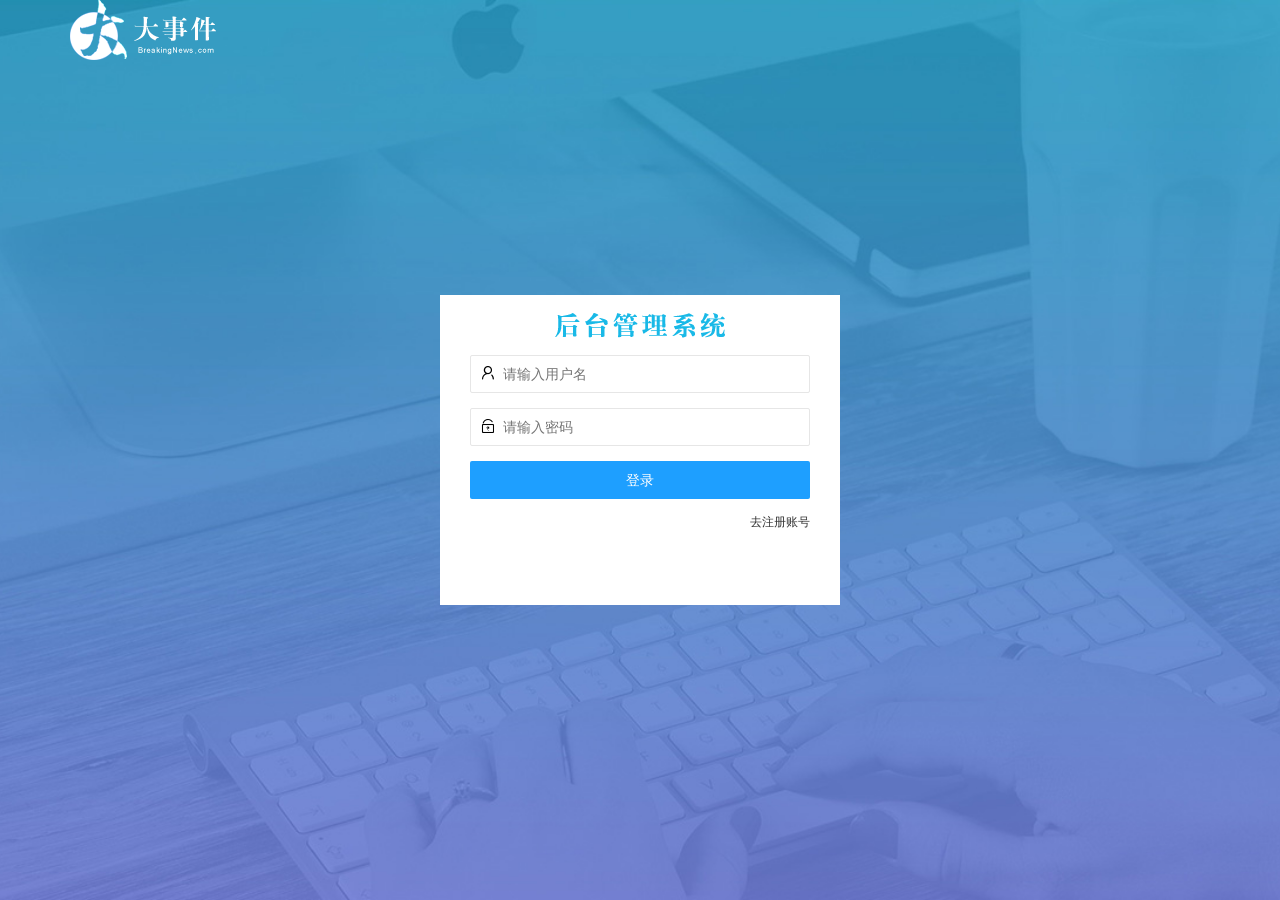
<file: login.html>
<!DOCTYPE html>
<html lang="en">

<head>
  <meta charset="UTF-8">
  <meta http-equiv="X-UA-Compatible" content="IE=edge">
  <meta name="viewport" content="width=device-width, initial-scale=1.0">
  <title>大事件-登录/注册</title>
  <!-- 导入 LayUI 的样式 -->
  <link rel="stylesheet" href="./assets/lib/layui/css/layui.css" />
  <!-- 导入自己的样式表 -->
  <link rel="stylesheet" href="./assets/css/login.css">
</head>

<body>
  <!-- 头部的 Logo 区域 -->
  <div class="layui-main">
    <img src="./assets/images/logo.png" alt="" />
  </div>

  <!-- 登录注册区域 -->
  <div class="loginAndRegBox">
    <div class="title-box"></div>

    <!-- 登录的div -->
    <div class="login-box">
      <!-- 登录的表单 -->
      <form class="layui-form" id="form_login">
        <!-- 用户名 -->
        <div class="layui-form-item">
          <i class="layui-icon layui-icon-username"></i>
          <input type="text" name="username" required lay-verify="required" placeholder="请输入用户名" autocomplete="off"
            class="layui-input" />
        </div>
        <!-- 密码 -->
        <div class="layui-form-item">
          <i class="layui-icon layui-icon-password"></i>
          <input type="password" name="password" required lay-verify="required|pwd" placeholder="请输入密码"
            autocomplete="off" class="layui-input" />
        </div>
        <!-- 登录按钮 -->
        <div class="layui-form-item">
          <!-- 注意：表单提交按钮和普通按钮的区别，就是 lay-submit 属性 -->
          <button class="layui-btn layui-btn-fluid layui-btn-normal" lay-submit>登录</button>
        </div>
        <div class="layui-form-item links">
          <a href="javascript:;" id="link_reg">去注册账号</a>
        </div>
      </form>
    </div>

    <!-- 注册的div -->
    <div class="reg-box">
      <!-- 注册的表单 -->
      <form class="layui-form" id="form_reg">
        <!-- 用户名 -->
        <div class="layui-form-item">
          <i class="layui-icon layui-icon-username"></i>
          <!-- !!! lay-verify="required" 验证表单信息 -->
          <input type="text" name="username" required lay-verify="required" placeholder="请输入用户名" autocomplete="off"
            class="layui-input" />
        </div>
        <!-- 密码 -->
        <div class="layui-form-item">
          <i class="layui-icon layui-icon-password"></i>
          <input type="password" name="password" required lay-verify="required|pwd" placeholder="请输入密码"
            autocomplete="off" class="layui-input" />
        </div>
        <!-- 密码确认框 -->
        <div class="layui-form-item">
          <i class="layui-icon layui-icon-password"></i>
          <input type="password" name="repassword" required lay-verify="required|pwd|repwd" placeholder="再次确认密码"
            autocomplete="off" class="layui-input" />
        </div>
        <!-- 注册按钮 -->
        <div class="layui-form-item">
          <!-- 注意：表单提交按钮和普通按钮的区别，就是 lay-submit 属性 -->
          <button class="layui-btn layui-btn-fluid layui-btn-normal" lay-submit>注册</button>
        </div>
        <div class="layui-form-item links">
          <a href="javascript:;" id="link_login">去登录</a>
        </div>
      </form>
    </div>
  </div>

  <!-- !!! 导入 Layui 的JS文件 -->
  <script src="./assets/lib/layui/layui.all.js"></script>
  <!-- 导入 JQuery -->
  <script src="./assets/lib/jquery.js"></script>
  <!-- 导入自己封装的 baseAPI.js -->
  <script src="./assets/js/baseAPI.js"></script>
  <!-- 导入自己的 JavaScript 脚本 -->
  <script src="./assets/js/login.js"></script>
</body>

</html>
</file>
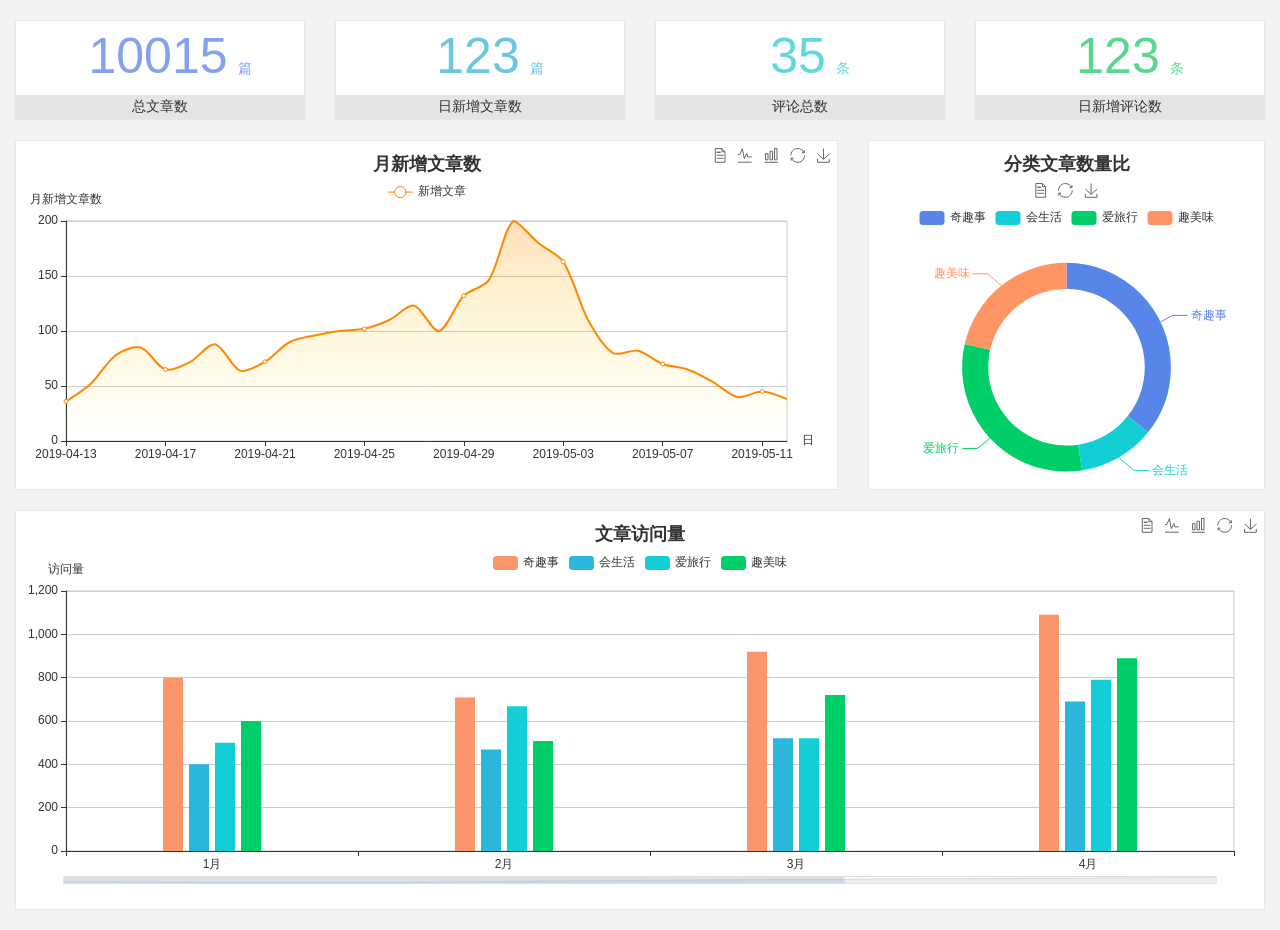
<file: home/dashboard.html>
<!DOCTYPE html>
<html lang="en">

<head>
  <meta charset="UTF-8">
  <meta name="viewport" content="width=device-width, initial-scale=1.0">
  <meta http-equiv="X-UA-Compatible" content="ie=edge">
  <title>图表统计</title>
  <link rel="stylesheet" href="../assets/lib/bootstrap.css" />
  <link rel="stylesheet" href="../assets/lib/main.css" />
  <script src="../assets/lib/jquery.js"></script>
  <script type="text/javascript" src="../assets/lib/echarts.min.js"></script>
</head>

<body>
  <div class="container-fluid">
    <div class="row spannel_list">
      <div class="col-sm-3 col-xs-6">
        <div class="spannel">
          <em>10015</em><span>篇</span>
          <b>总文章数</b>
        </div>
      </div>
      <div class="col-sm-3 col-xs-6">
        <div class="spannel scolor01">
          <em>123</em><span>篇</span>
          <b>日新增文章数</b>
        </div>
      </div>
      <div class="col-sm-3 col-xs-6">
        <div class="spannel scolor02">
          <em>35</em><span>条</span>
          <b>评论总数</b>
        </div>
      </div>
      <div class="col-sm-3 col-xs-6">
        <div class="spannel scolor03">
          <em>123</em><span>条</span>
          <b>日新增评论数</b>
        </div>
      </div>
    </div>
  </div>

  <div class="container-fluid">
    <div class="row curve-pie">
      <div class="col-lg-8 col-md-8">
        <div class="gragh_pannel" id="curve_show"></div>
      </div>
      <div class="col-lg-4 col-md-4">
        <div class="gragh_pannel" id="pie_show"></div>
      </div>
    </div>
  </div>

  <div class="container-fluid">
    <div class="column_pannel" id="column_show"></div>
  </div>

  <script>
    var oChart = echarts.init(document.getElementById('curve_show'));
    var aList_all = [
      { 'count': 36, 'date': '2019-04-13' },
      { 'count': 52, 'date': '2019-04-14' },
      { 'count': 78, 'date': '2019-04-15' },
      { 'count': 85, 'date': '2019-04-16' },
      { 'count': 65, 'date': '2019-04-17' },
      { 'count': 72, 'date': '2019-04-18' },
      { 'count': 88, 'date': '2019-04-19' },
      { 'count': 64, 'date': '2019-04-20' },
      { 'count': 72, 'date': '2019-04-21' },
      { 'count': 90, 'date': '2019-04-22' },
      { 'count': 96, 'date': '2019-04-23' },
      { 'count': 100, 'date': '2019-04-24' },
      { 'count': 102, 'date': '2019-04-25' },
      { 'count': 110, 'date': '2019-04-26' },
      { 'count': 123, 'date': '2019-04-27' },
      { 'count': 100, 'date': '2019-04-28' },
      { 'count': 132, 'date': '2019-04-29' },
      { 'count': 146, 'date': '2019-04-30' },
      { 'count': 200, 'date': '2019-05-01' },
      { 'count': 180, 'date': '2019-05-02' },
      { 'count': 163, 'date': '2019-05-03' },
      { 'count': 110, 'date': '2019-05-04' },
      { 'count': 80, 'date': '2019-05-05' },
      { 'count': 82, 'date': '2019-05-06' },
      { 'count': 70, 'date': '2019-05-07' },
      { 'count': 65, 'date': '2019-05-08' },
      { 'count': 54, 'date': '2019-05-09' },
      { 'count': 40, 'date': '2019-05-10' },
      { 'count': 45, 'date': '2019-05-11' },
      { 'count': 38, 'date': '2019-05-12' },
    ];

    let aCount = [];
    let aDate = [];

    for (var i = 0; i < aList_all.length; i++) {
      aCount.push(aList_all[i].count);
      aDate.push(aList_all[i].date);
    }

    var chartopt = {
      title: {
        text: '月新增文章数',
        left: 'center',
        top: '10'
      },
      tooltip: {
        trigger: 'axis'
      },
      legend: {
        data: ['新增文章'],
        top: '40'
      },
      toolbox: {
        show: true,
        feature: {
          mark: { show: true },
          dataView: { show: true, readOnly: false },
          magicType: { show: true, type: ['line', 'bar'] },
          restore: { show: true },
          saveAsImage: { show: true }
        }
      },
      calculable: true,
      xAxis: [
        {
          name: '日',
          type: 'category',
          boundaryGap: false,
          data: aDate
        }
      ],
      yAxis: [
        {
          name: '月新增文章数',
          type: 'value'
        }
      ],
      series: [
        {
          name: '新增文章',
          type: 'line',
          smooth: true,
          itemStyle: { normal: { areaStyle: { type: 'default' }, color: '#f80' }, lineStyle: { color: '#f80' } },
          data: aCount
        }],
      areaStyle: {
        normal: {
          color: new echarts.graphic.LinearGradient(0, 0, 0, 1, [{
            offset: 0,
            color: 'rgba(255,136,0,0.39)'
          }, {
            offset: .34,
            color: 'rgba(255,180,0,0.25)'
          }, {
            offset: 1,
            color: 'rgba(255,222,0,0.00)'
          }])

        }
      },
      grid: {
        show: true,
        x: 50,
        x2: 50,
        y: 80,
        height: 220
      }
    };

    oChart.setOption(chartopt);


    var oPie = echarts.init(document.getElementById('pie_show'));
    var oPieopt =
    {
      title: {
        top: 10,
        text: '分类文章数量比',
        x: 'center'
      },
      tooltip: {
        trigger: 'item',
        formatter: "{a} <br/>{b} : {c} ({d}%)"
      },
      color: ['#5885e8', '#13cfd5', '#00ce68', '#ff9565'],
      legend: {
        x: 'center',
        top: 65,
        data: ['奇趣事', '会生活', '爱旅行', '趣美味']
      },
      toolbox: {
        show: true,
        x: 'center',
        top: 35,
        feature: {
          mark: { show: true },
          dataView: { show: true, readOnly: false },
          magicType: {
            show: true,
            type: ['pie', 'funnel'],
            option: {
              funnel: {
                x: '25%',
                width: '50%',
                funnelAlign: 'left',
                max: 1548
              }
            }
          },
          restore: { show: true },
          saveAsImage: { show: true }
        }
      },
      calculable: true,
      series: [
        {
          name: '访问来源',
          type: 'pie',
          radius: ['45%', '60%'],
          center: ['50%', '65%'],
          data: [
            { value: 300, name: '奇趣事' },
            { value: 100, name: '会生活' },
            { value: 260, name: '爱旅行' },
            { value: 180, name: '趣美味' }
          ]
        }
      ]
    };
    oPie.setOption(oPieopt);



    var oColumn = this.echarts.init(document.getElementById('column_show'));
    var oColumnopt =
    {
      title: {
        text: '文章访问量',
        left: 'center',
        top: '10'
      },
      tooltip: {
        trigger: 'axis'
      },
      legend: {
        data: ['奇趣事', '会生活', '爱旅行', '趣美味'],
        top: '40'
      },
      toolbox: {
        show: true,
        feature: {
          mark: { show: true },
          dataView: { show: true, readOnly: false },
          magicType: { show: true, type: ['line', 'bar'] },
          restore: { show: true },
          saveAsImage: { show: true }
        }
      },
      calculable: true,
      xAxis: [
        {
          type: 'category',
          data: ['1月', '2月', '3月', '4月', '5月']
        }
      ],
      yAxis: [
        {
          name: '访问量',
          type: 'value'
        }
      ],
      series: [
        {
          name: '奇趣事',
          type: 'bar',
          barWidth: 20,
          itemStyle: {
            normal: { areaStyle: { type: 'default' }, color: '#fd956a' }
          },
          data: [800, 708, 920, 1090, 1200]
        },
        {
          name: '会生活',
          type: 'bar',
          barWidth: 20,
          itemStyle: {
            normal: { areaStyle: { type: 'default' }, color: '#2bb6db' }
          },
          data: [400, 468, 520, 690, 800]
        },
        {
          name: '爱旅行',
          type: 'bar',
          barWidth: 20,
          itemStyle: {
            normal: { areaStyle: { type: 'default' }, color: '#13cfd5' }
          },
          data: [500, 668, 520, 790, 900]
        },
        {
          name: '趣美味',
          type: 'bar',
          barWidth: 20,
          itemStyle: {
            normal: { areaStyle: { type: 'default' }, color: '#00ce68' }
          },
          data: [600, 508, 720, 890, 1000]
        }
      ],
      grid: {
        show: true,
        x: 50,
        x2: 30,
        y: 80,
        height: 260
      },
      dataZoom: [//给x轴设置滚动条
        {
          start: 0,//默认为0
          end: 100 - 1000 / 31,//默认为100
          type: 'slider',
          show: true,
          xAxisIndex: [0],
          handleSize: 0,//滑动条的 左右2个滑动条的大小
          height: 8,//组件高度
          left: 45, //左边的距离
          right: 50,//右边的距离
          bottom: 26,//右边的距离
          handleColor: '#ddd',//h滑动图标的颜色
          handleStyle: {
            borderColor: "#cacaca",
            borderWidth: "1",
            shadowBlur: 2,
            background: "#ddd",
            shadowColor: "#ddd",
          }
        }]
    };
    oColumn.setOption(oColumnopt);
  </script>
</body>

</html>
</file>
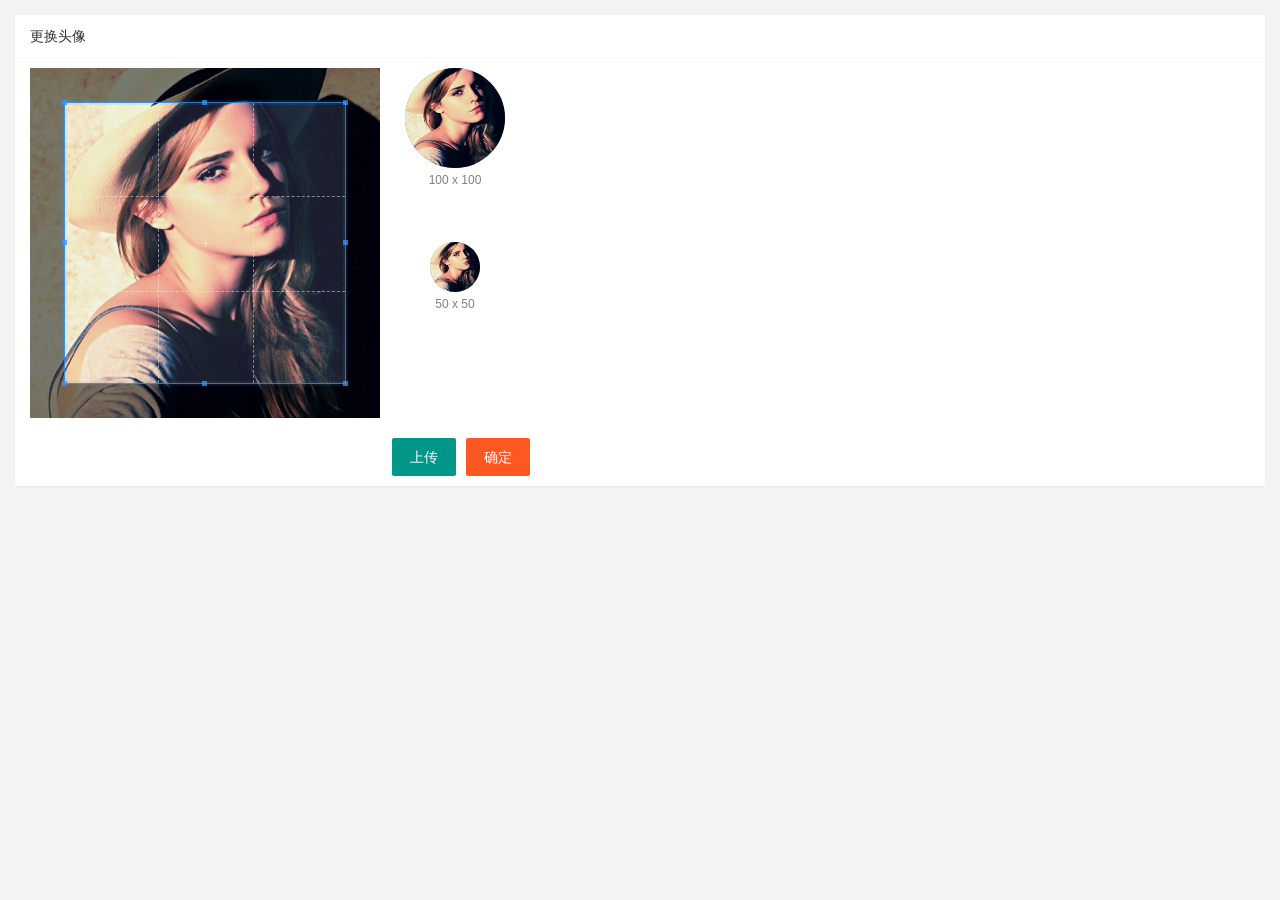
<file: user/user_avatar.html>
<!DOCTYPE html>
<html lang="en">

<head>
  <meta charset="UTF-8" />
  <meta name="viewport" content="width=device-width, initial-scale=1.0" />
  <title>Document</title>
  <link rel="stylesheet" href="../assets/lib/layui/css/layui.css" />
  <link rel="stylesheet" href="../assets/lib/cropper/cropper.css" />
  <link rel="stylesheet" href="../assets/css/user/user_avatar.css" />
</head>

<body>
  <!-- 卡片区域 -->
  <div class="layui-card">
    <div class="layui-card-header">更换头像</div>
    <div class="layui-card-body">
      <!-- 第一行的图片裁剪和预览区域 -->
      <div class="row1">
        <!-- 图片裁剪区域 -->
        <div class="cropper-box">
          <!-- 这个 img 标签很重要，将来会把它初始化为裁剪区域 -->
          <img id="image" src="../assets/images/sample.jpg" />
        </div>
        <!-- 图片的预览区域 -->
        <div class="preview-box">
          <div>
            <!-- 宽高为 100px 的预览区域 -->
            <div class="img-preview w100"></div>
            <p class="size">100 x 100</p>
          </div>
          <div>
            <!-- 宽高为 50px 的预览区域 -->
            <div class="img-preview w50"></div>
            <p class="size">50 x 50</p>
          </div>
        </div>
      </div>

      <!-- 第二行的按钮区域 -->
      <div class="row2">
        <!-- 通过 accept 属性，可以指定，允许用户选择什么类型的文件 -->
        <!-- !!! file 文件选择框被隐藏了，通过点击上传按钮后由上传按钮自动到点击文件选择框 -->
        <input type="file" id="file" accept="image/png,image/jpeg" />
        <button type="button" class="layui-btn" id="btnChooseImage">上传</button>
        <button type="button" class="layui-btn layui-btn-danger" id="btnUpload">确定</button>
      </div>
    </div>
  </div>

  <script src="../assets/lib/layui/layui.all.js"></script>
  <script src="../assets/lib/jquery.js"></script>
  <script src="../assets/lib/cropper/Cropper.js"></script>
  <script src="../assets/lib/cropper/jquery-cropper.js"></script>
  <script src="../assets/js/baseAPI.js"></script>
  <script src="../assets/js/user/user_avatar.js"></script>
</body>

</html>
</file>
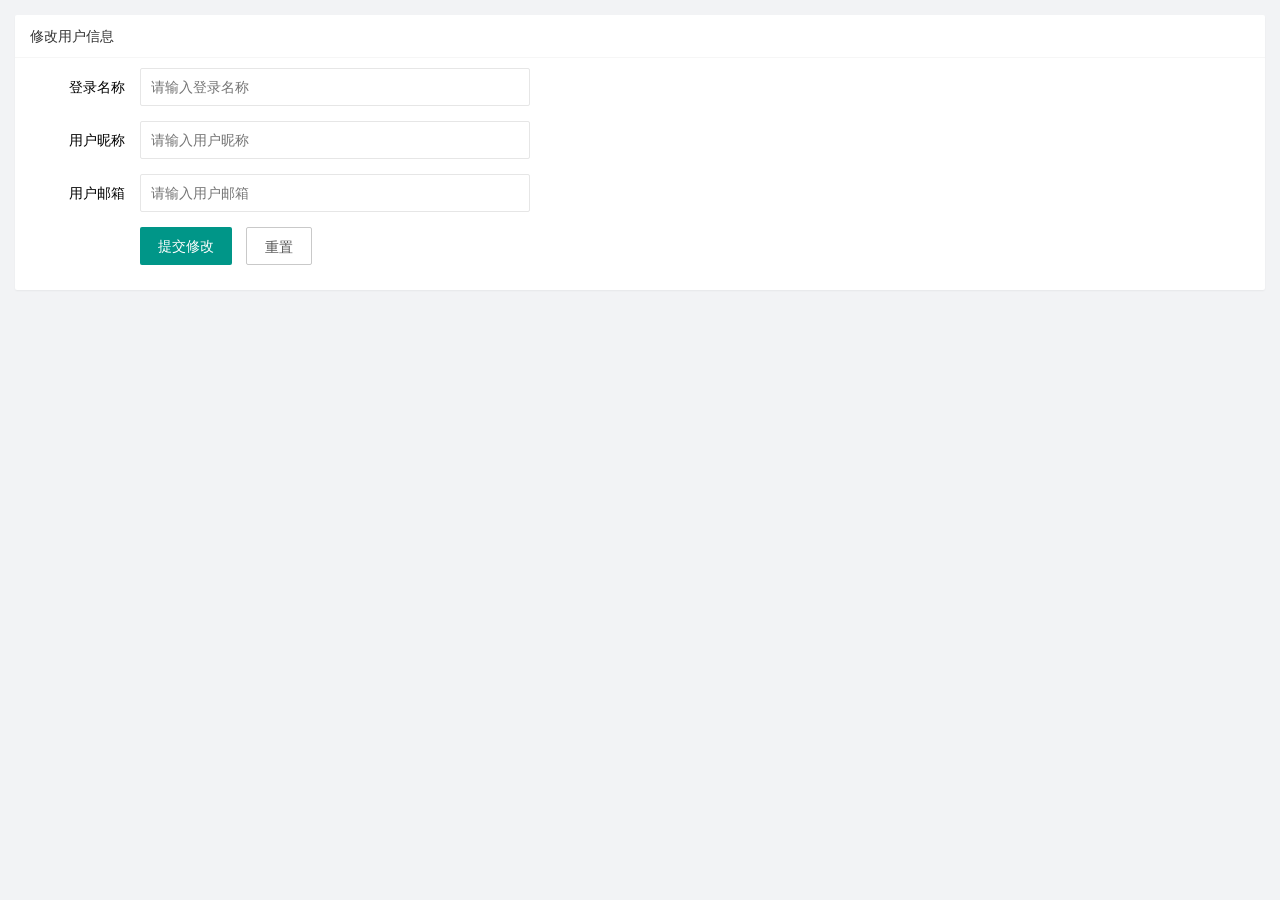
<file: user/user_info.html>
<!DOCTYPE html>
<html lang="en">

<head>
  <meta charset="UTF-8" />
  <meta name="viewport" content="width=device-width, initial-scale=1.0" />
  <title>Document</title>
  <!-- 导入 layui 的样式 -->
  <link rel="stylesheet" href="../assets/lib/layui/css/layui.css" />
  <!-- 导入自己的样式 -->
  <link rel="stylesheet" href="../assets/css/user/user_info.css" />
</head>

<body>
  <!-- 卡片区域 -->
  <div class="layui-card">
    <div class="layui-card-header">修改用户信息</div>
    <div class="layui-card-body">
      <!-- form 表单区域 -->
      <form class="layui-form" lay-filter="formUserInfo">
        <!-- !!! 由于发送 GET 请求获取用户基本信息需要提供id，但是我们的id是通过Token字符串解析出来的，而不是用表单传递的
             !!! 所以这时候可以时用隐藏域，传递一个空的id值即可 -->
        <!-- !!! 这是隐藏域：在页面中看不到这个文本框 -->
        <input type="hidden" name="id" value="" />
        <div class="layui-form-item">
          <label class="layui-form-label">登录名称</label>
          <div class="layui-input-block">
            <!-- !!! 设置了readonly 属性，不能修改  -->
            <input type="text" name="username" required lay-verify="required" placeholder="请输入登录名称" autocomplete="off"
              class="layui-input" readonly />
          </div>
        </div>
        <div class="layui-form-item">
          <label class="layui-form-label">用户昵称</label>
          <div class="layui-input-block">
            <input type="text" name="nickname" required lay-verify="required|nickname" placeholder="请输入用户昵称"
              autocomplete="off" class="layui-input" />
          </div>
        </div>
        <div class="layui-form-item">
          <label class="layui-form-label">用户邮箱</label>
          <div class="layui-input-block">
            <input type="text" name="email" required lay-verify="required|email" placeholder="请输入用户邮箱"
              autocomplete="off" class="layui-input" />
          </div>
        </div>
        <div class="layui-form-item">
          <div class="layui-input-block">
            <button class="layui-btn" lay-submit lay-filter="formDemo">提交修改</button>
            <button type="reset" class="layui-btn layui-btn-primary" id="btnReset">重置</button>
          </div>
        </div>
      </form>
    </div>
  </div>

  <!-- 导入 layui 的 js -->
  <script src="../assets/lib/layui/layui.all.js"></script>
  <!-- 导入 jquery -->
  <script src="../assets/lib/jquery.js"></script>
  <!-- 导入 baseAPI -->
  <script src="../assets/js/baseAPI.js"></script>
  <!-- 导入自己的 js -->
  <script src="../assets/js/user/user_info.js"></script>
</body>

</html>
</file>
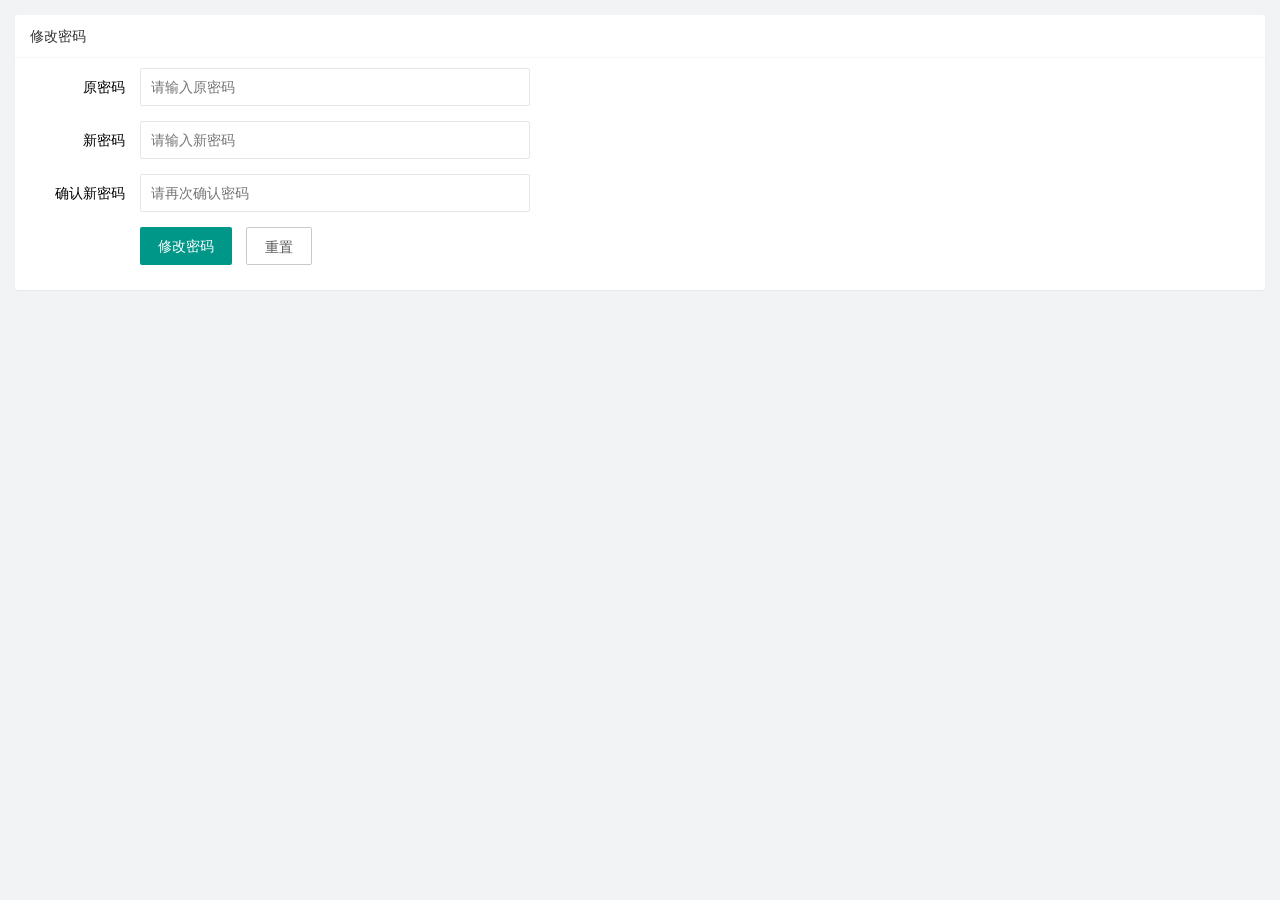
<file: user/user_pwd.html>
<!DOCTYPE html>
<html lang="en">

<head>
  <meta charset="UTF-8" />
  <meta name="viewport" content="width=device-width, initial-scale=1.0" />
  <title>Document</title>
  <link rel="stylesheet" href="../assets/lib/layui/css/layui.css" />
  <link rel="stylesheet" href="../assets/css/user/user_pwd.css" />
</head>

<body>
  <!-- 卡片区域 -->
  <div class="layui-card">
    <div class="layui-card-header">修改密码</div>
    <div class="layui-card-body">
      <form class="layui-form">
        <div class="layui-form-item">
          <label class="layui-form-label">原密码</label>
          <div class="layui-input-block">
            <input type="password" name="oldPwd" required lay-verify="required|pwd" placeholder="请输入原密码"
              autocomplete="off" class="layui-input" />
          </div>
        </div>
        <div class="layui-form-item">
          <label class="layui-form-label">新密码</label>
          <div class="layui-input-block">
            <input type="password" name="newPwd" required lay-verify="required|pwd|samePwd" placeholder="请输入新密码"
              autocomplete="off" class="layui-input" />
          </div>
        </div>
        <div class="layui-form-item">
          <label class="layui-form-label">确认新密码</label>
          <div class="layui-input-block">
            <input type="password" name="rePwd" required lay-verify="required|pwd|rePwd" placeholder="请再次确认密码"
              autocomplete="off" class="layui-input" />
          </div>
        </div>
        <div class="layui-form-item">
          <div class="layui-input-block">
            <button class="layui-btn" lay-submit lay-filter="formDemo">修改密码</button>
            <button type="reset" class="layui-btn layui-btn-primary">重置</button>
          </div>
        </div>
      </form>
    </div>
  </div>

  <!-- 导入 layui 的 js -->
  <script src="../assets/lib/layui/layui.all.js"></script>
  <!-- 导入 jQuery -->
  <script src="../assets/lib/jquery.js"></script>
  <!-- 导入 baseAPI -->
  <script src="../assets/js/baseAPI.js"></script>
  <!-- 导入自己的 js -->
  <script src="../assets/js/user/user_pwd.js"></script>
</body>

</html>
</file>
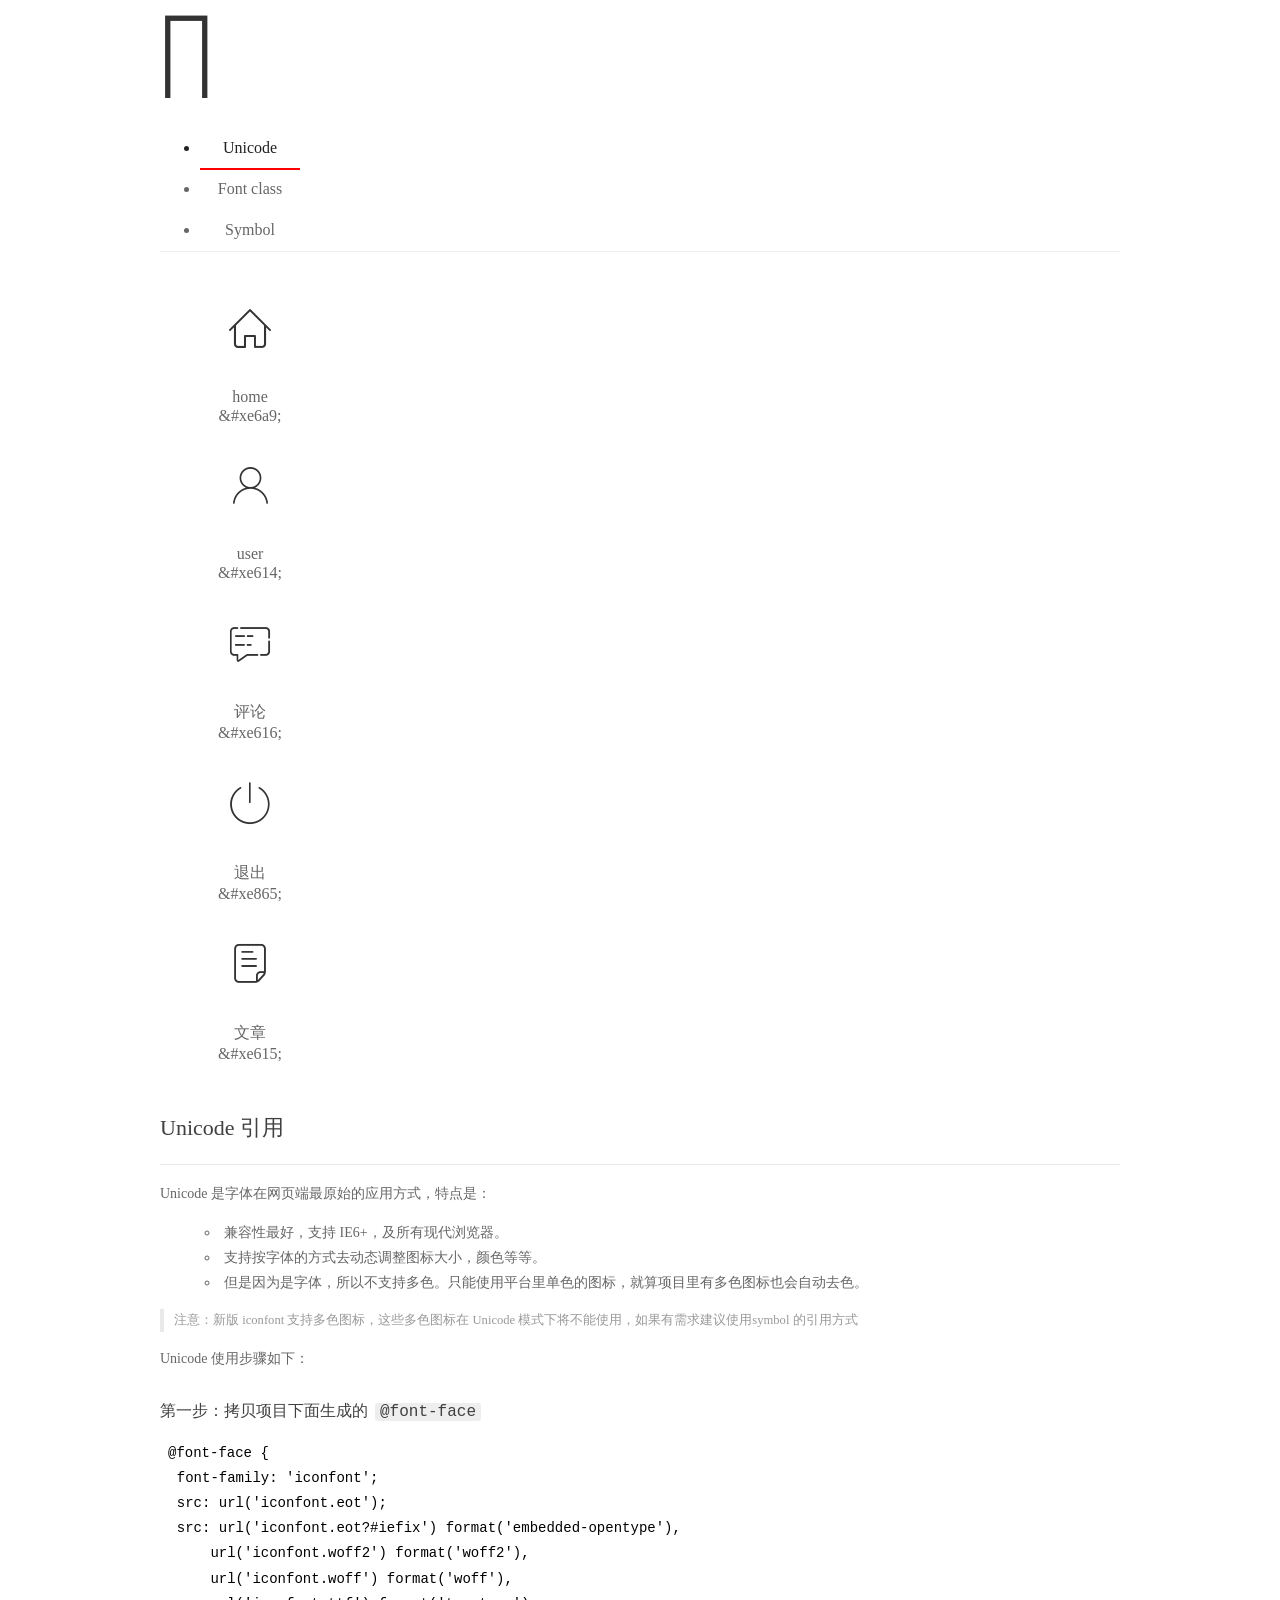
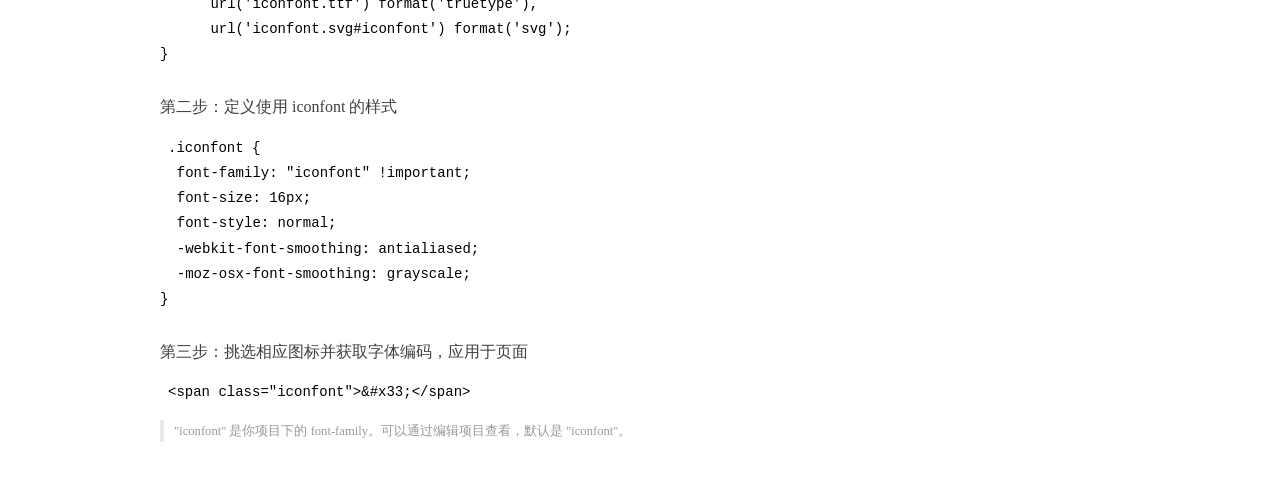
<file: assets/fonts/demo_index.html>
<!DOCTYPE html>
<html>
<head>
  <meta charset="utf-8"/>
  <title>IconFont Demo</title>
  <link rel="shortcut icon" href="https://gtms04.alicdn.com/tps/i4/TB1_oz6GVXXXXaFXpXXJDFnIXXX-64-64.ico" type="image/x-icon"/>
  <link rel="stylesheet" href="https://g.alicdn.com/thx/cube/1.3.2/cube.min.css">
  <link rel="stylesheet" href="demo.css">
  <link rel="stylesheet" href="iconfont.css">
  <script src="iconfont.js"></script>
  <!-- jQuery -->
  <script src="https://a1.alicdn.com/oss/uploads/2018/12/26/7bfddb60-08e8-11e9-9b04-53e73bb6408b.js"></script>
  <!-- 代码高亮 -->
  <script src="https://a1.alicdn.com/oss/uploads/2018/12/26/a3f714d0-08e6-11e9-8a15-ebf944d7534c.js"></script>
</head>
<body>
  <div class="main">
    <h1 class="logo"><a href="https://www.iconfont.cn/" title="iconfont 首页" target="_blank">&#xe86b;</a></h1>
    <div class="nav-tabs">
      <ul id="tabs" class="dib-box">
        <li class="dib active"><span>Unicode</span></li>
        <li class="dib"><span>Font class</span></li>
        <li class="dib"><span>Symbol</span></li>
      </ul>
      
    </div>
    <div class="tab-container">
      <div class="content unicode" style="display: block;">
          <ul class="icon_lists dib-box">
          
            <li class="dib">
              <span class="icon iconfont">&#xe6a9;</span>
                <div class="name">home</div>
                <div class="code-name">&amp;#xe6a9;</div>
              </li>
          
            <li class="dib">
              <span class="icon iconfont">&#xe614;</span>
                <div class="name">user</div>
                <div class="code-name">&amp;#xe614;</div>
              </li>
          
            <li class="dib">
              <span class="icon iconfont">&#xe616;</span>
                <div class="name">评论</div>
                <div class="code-name">&amp;#xe616;</div>
              </li>
          
            <li class="dib">
              <span class="icon iconfont">&#xe865;</span>
                <div class="name">退出</div>
                <div class="code-name">&amp;#xe865;</div>
              </li>
          
            <li class="dib">
              <span class="icon iconfont">&#xe615;</span>
                <div class="name">文章</div>
                <div class="code-name">&amp;#xe615;</div>
              </li>
          
          </ul>
          <div class="article markdown">
          <h2 id="unicode-">Unicode 引用</h2>
          <hr>

          <p>Unicode 是字体在网页端最原始的应用方式，特点是：</p>
          <ul>
            <li>兼容性最好，支持 IE6+，及所有现代浏览器。</li>
            <li>支持按字体的方式去动态调整图标大小，颜色等等。</li>
            <li>但是因为是字体，所以不支持多色。只能使用平台里单色的图标，就算项目里有多色图标也会自动去色。</li>
          </ul>
          <blockquote>
            <p>注意：新版 iconfont 支持多色图标，这些多色图标在 Unicode 模式下将不能使用，如果有需求建议使用symbol 的引用方式</p>
          </blockquote>
          <p>Unicode 使用步骤如下：</p>
          <h3 id="-font-face">第一步：拷贝项目下面生成的 <code>@font-face</code></h3>
<pre><code class="language-css"
>@font-face {
  font-family: 'iconfont';
  src: url('iconfont.eot');
  src: url('iconfont.eot?#iefix') format('embedded-opentype'),
      url('iconfont.woff2') format('woff2'),
      url('iconfont.woff') format('woff'),
      url('iconfont.ttf') format('truetype'),
      url('iconfont.svg#iconfont') format('svg');
}
</code></pre>
          <h3 id="-iconfont-">第二步：定义使用 iconfont 的样式</h3>
<pre><code class="language-css"
>.iconfont {
  font-family: "iconfont" !important;
  font-size: 16px;
  font-style: normal;
  -webkit-font-smoothing: antialiased;
  -moz-osx-font-smoothing: grayscale;
}
</code></pre>
          <h3 id="-">第三步：挑选相应图标并获取字体编码，应用于页面</h3>
<pre>
<code class="language-html"
>&lt;span class="iconfont"&gt;&amp;#x33;&lt;/span&gt;
</code></pre>
          <blockquote>
            <p>"iconfont" 是你项目下的 font-family。可以通过编辑项目查看，默认是 "iconfont"。</p>
          </blockquote>
          </div>
      </div>
      <div class="content font-class">
        <ul class="icon_lists dib-box">
          
          <li class="dib">
            <span class="icon iconfont icon-home"></span>
            <div class="name">
              home
            </div>
            <div class="code-name">.icon-home
            </div>
          </li>
          
          <li class="dib">
            <span class="icon iconfont icon-user"></span>
            <div class="name">
              user
            </div>
            <div class="code-name">.icon-user
            </div>
          </li>
          
          <li class="dib">
            <span class="icon iconfont icon-pinglun"></span>
            <div class="name">
              评论
            </div>
            <div class="code-name">.icon-pinglun
            </div>
          </li>
          
          <li class="dib">
            <span class="icon iconfont icon-tuichu"></span>
            <div class="name">
              退出
            </div>
            <div class="code-name">.icon-tuichu
            </div>
          </li>
          
          <li class="dib">
            <span class="icon iconfont icon-16"></span>
            <div class="name">
              文章
            </div>
            <div class="code-name">.icon-16
            </div>
          </li>
          
        </ul>
        <div class="article markdown">
        <h2 id="font-class-">font-class 引用</h2>
        <hr>

        <p>font-class 是 Unicode 使用方式的一种变种，主要是解决 Unicode 书写不直观，语意不明确的问题。</p>
        <p>与 Unicode 使用方式相比，具有如下特点：</p>
        <ul>
          <li>兼容性良好，支持 IE8+，及所有现代浏览器。</li>
          <li>相比于 Unicode 语意明确，书写更直观。可以很容易分辨这个 icon 是什么。</li>
          <li>因为使用 class 来定义图标，所以当要替换图标时，只需要修改 class 里面的 Unicode 引用。</li>
          <li>不过因为本质上还是使用的字体，所以多色图标还是不支持的。</li>
        </ul>
        <p>使用步骤如下：</p>
        <h3 id="-fontclass-">第一步：引入项目下面生成的 fontclass 代码：</h3>
<pre><code class="language-html">&lt;link rel="stylesheet" href="./iconfont.css"&gt;
</code></pre>
        <h3 id="-">第二步：挑选相应图标并获取类名，应用于页面：</h3>
<pre><code class="language-html">&lt;span class="iconfont icon-xxx"&gt;&lt;/span&gt;
</code></pre>
        <blockquote>
          <p>"
            iconfont" 是你项目下的 font-family。可以通过编辑项目查看，默认是 "iconfont"。</p>
        </blockquote>
      </div>
      </div>
      <div class="content symbol">
          <ul class="icon_lists dib-box">
          
            <li class="dib">
                <svg class="icon svg-icon" aria-hidden="true">
                  <use xlink:href="#icon-home"></use>
                </svg>
                <div class="name">home</div>
                <div class="code-name">#icon-home</div>
            </li>
          
            <li class="dib">
                <svg class="icon svg-icon" aria-hidden="true">
                  <use xlink:href="#icon-user"></use>
                </svg>
                <div class="name">user</div>
                <div class="code-name">#icon-user</div>
            </li>
          
            <li class="dib">
                <svg class="icon svg-icon" aria-hidden="true">
                  <use xlink:href="#icon-pinglun"></use>
                </svg>
                <div class="name">评论</div>
                <div class="code-name">#icon-pinglun</div>
            </li>
          
            <li class="dib">
                <svg class="icon svg-icon" aria-hidden="true">
                  <use xlink:href="#icon-tuichu"></use>
                </svg>
                <div class="name">退出</div>
                <div class="code-name">#icon-tuichu</div>
            </li>
          
            <li class="dib">
                <svg class="icon svg-icon" aria-hidden="true">
                  <use xlink:href="#icon-16"></use>
                </svg>
                <div class="name">文章</div>
                <div class="code-name">#icon-16</div>
            </li>
          
          </ul>
          <div class="article markdown">
          <h2 id="symbol-">Symbol 引用</h2>
          <hr>

          <p>这是一种全新的使用方式，应该说这才是未来的主流，也是平台目前推荐的用法。相关介绍可以参考这篇<a href="">文章</a>
            这种用法其实是做了一个 SVG 的集合，与另外两种相比具有如下特点：</p>
          <ul>
            <li>支持多色图标了，不再受单色限制。</li>
            <li>通过一些技巧，支持像字体那样，通过 <code>font-size</code>, <code>color</code> 来调整样式。</li>
            <li>兼容性较差，支持 IE9+，及现代浏览器。</li>
            <li>浏览器渲染 SVG 的性能一般，还不如 png。</li>
          </ul>
          <p>使用步骤如下：</p>
          <h3 id="-symbol-">第一步：引入项目下面生成的 symbol 代码：</h3>
<pre><code class="language-html">&lt;script src="./iconfont.js"&gt;&lt;/script&gt;
</code></pre>
          <h3 id="-css-">第二步：加入通用 CSS 代码（引入一次就行）：</h3>
<pre><code class="language-html">&lt;style&gt;
.icon {
  width: 1em;
  height: 1em;
  vertical-align: -0.15em;
  fill: currentColor;
  overflow: hidden;
}
&lt;/style&gt;
</code></pre>
          <h3 id="-">第三步：挑选相应图标并获取类名，应用于页面：</h3>
<pre><code class="language-html">&lt;svg class="icon" aria-hidden="true"&gt;
  &lt;use xlink:href="#icon-xxx"&gt;&lt;/use&gt;
&lt;/svg&gt;
</code></pre>
          </div>
      </div>

    </div>
  </div>
  <script>
  $(document).ready(function () {
      $('.tab-container .content:first').show()

      $('#tabs li').click(function (e) {
        var tabContent = $('.tab-container .content')
        var index = $(this).index()

        if ($(this).hasClass('active')) {
          return
        } else {
          $('#tabs li').removeClass('active')
          $(this).addClass('active')

          tabContent.hide().eq(index).fadeIn()
        }
      })
    })
  </script>
</body>
</html>
</file>
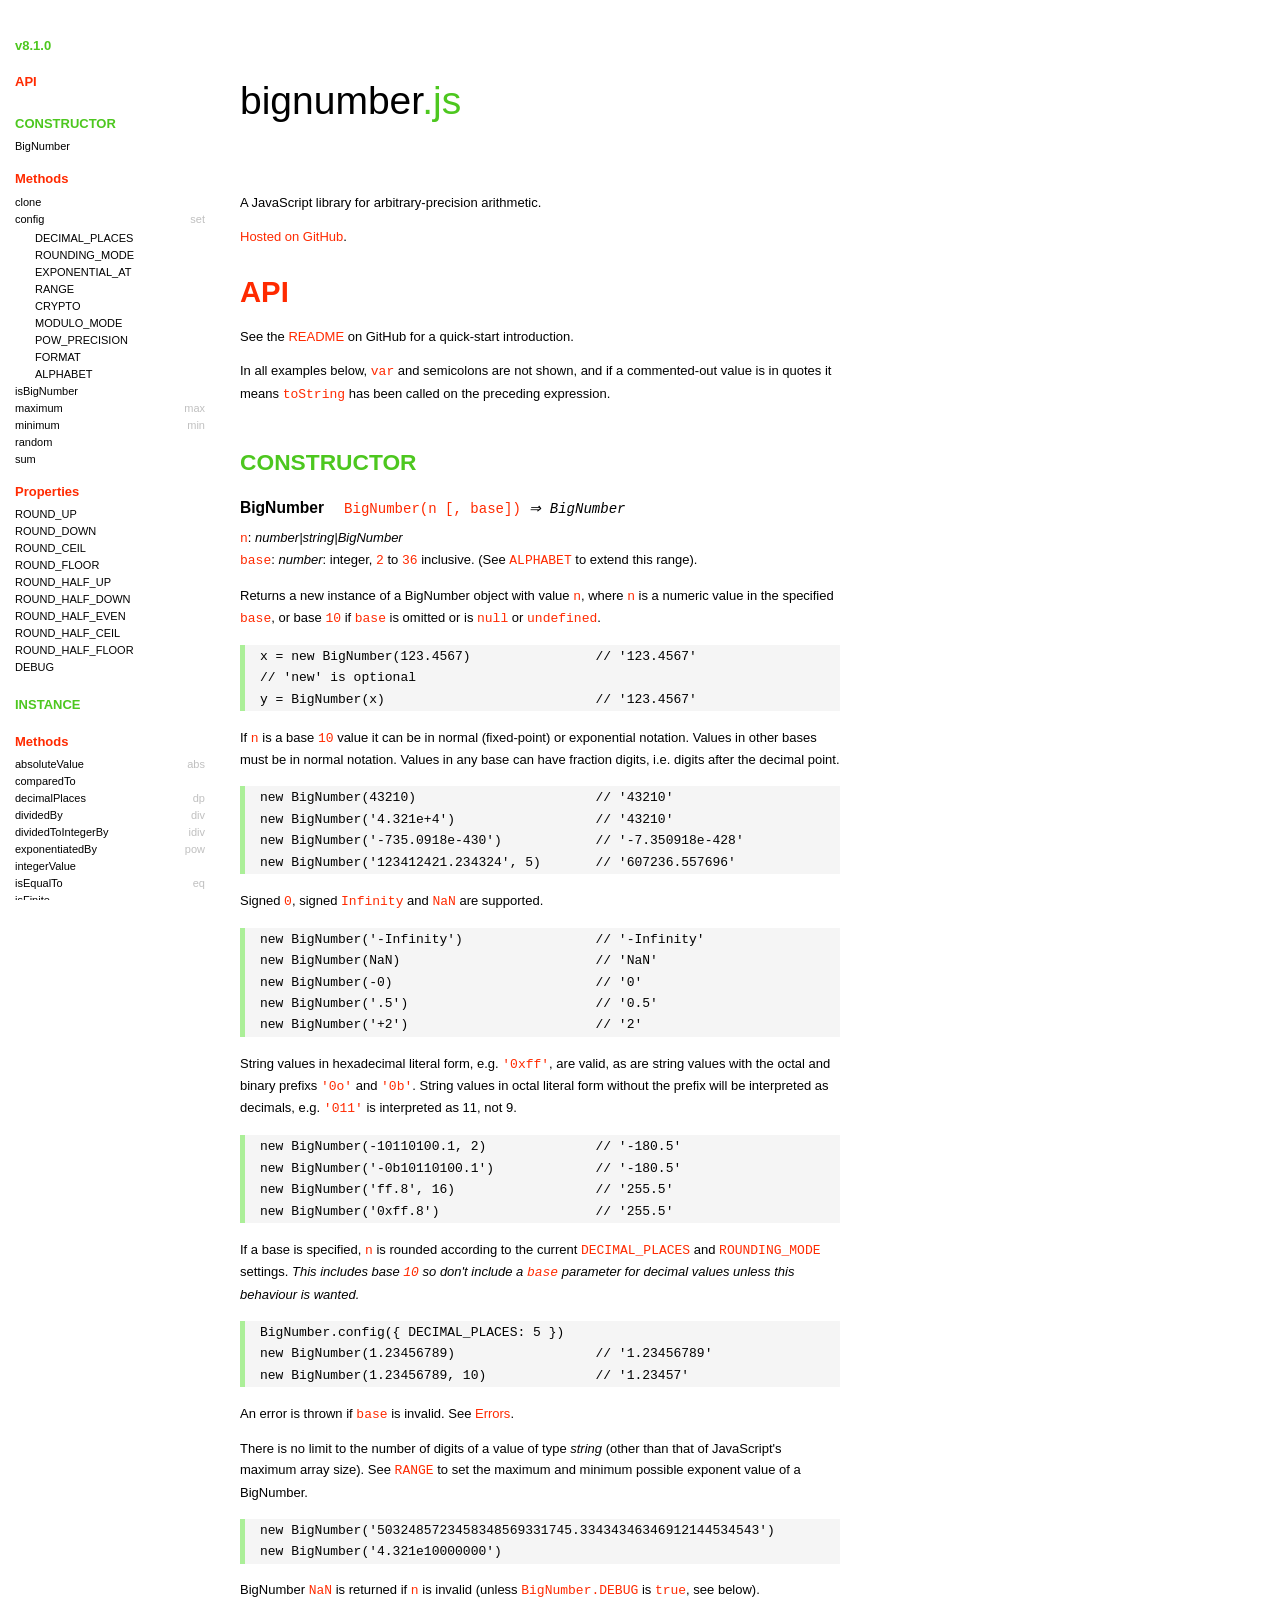
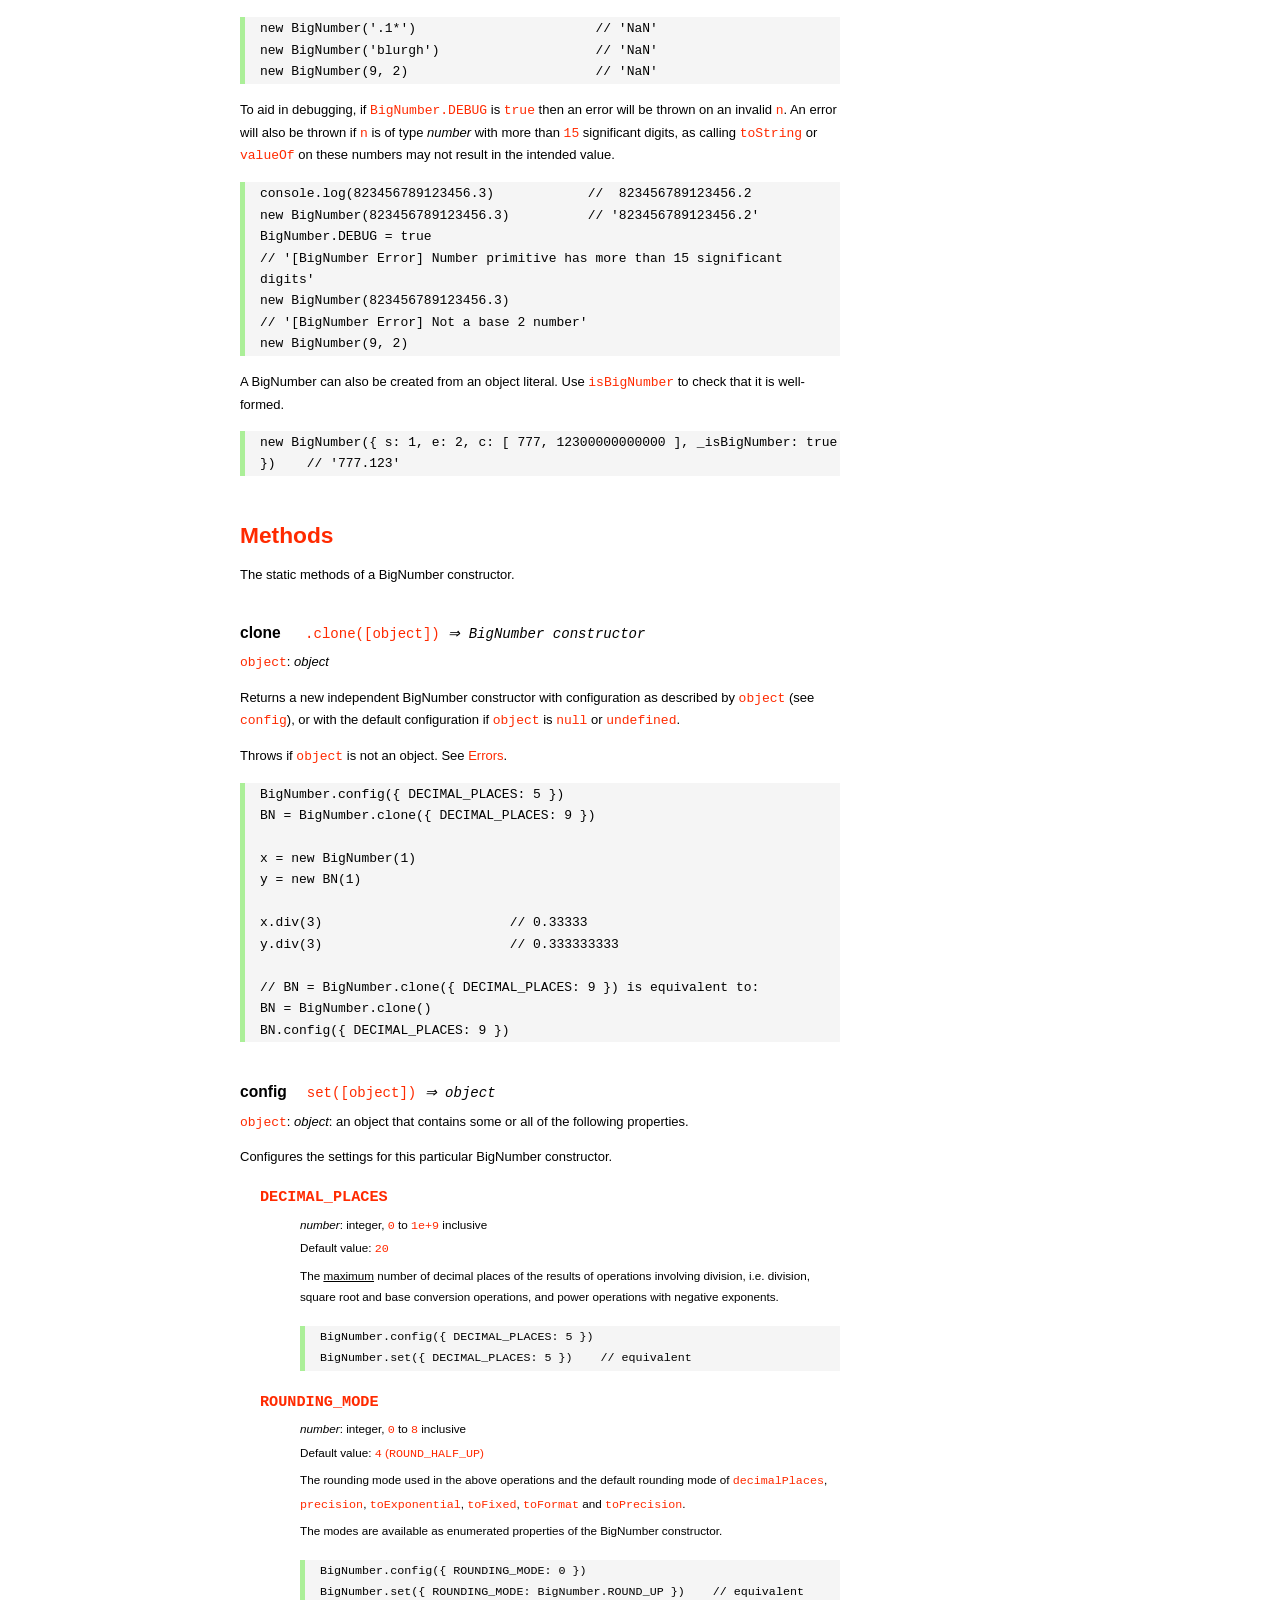
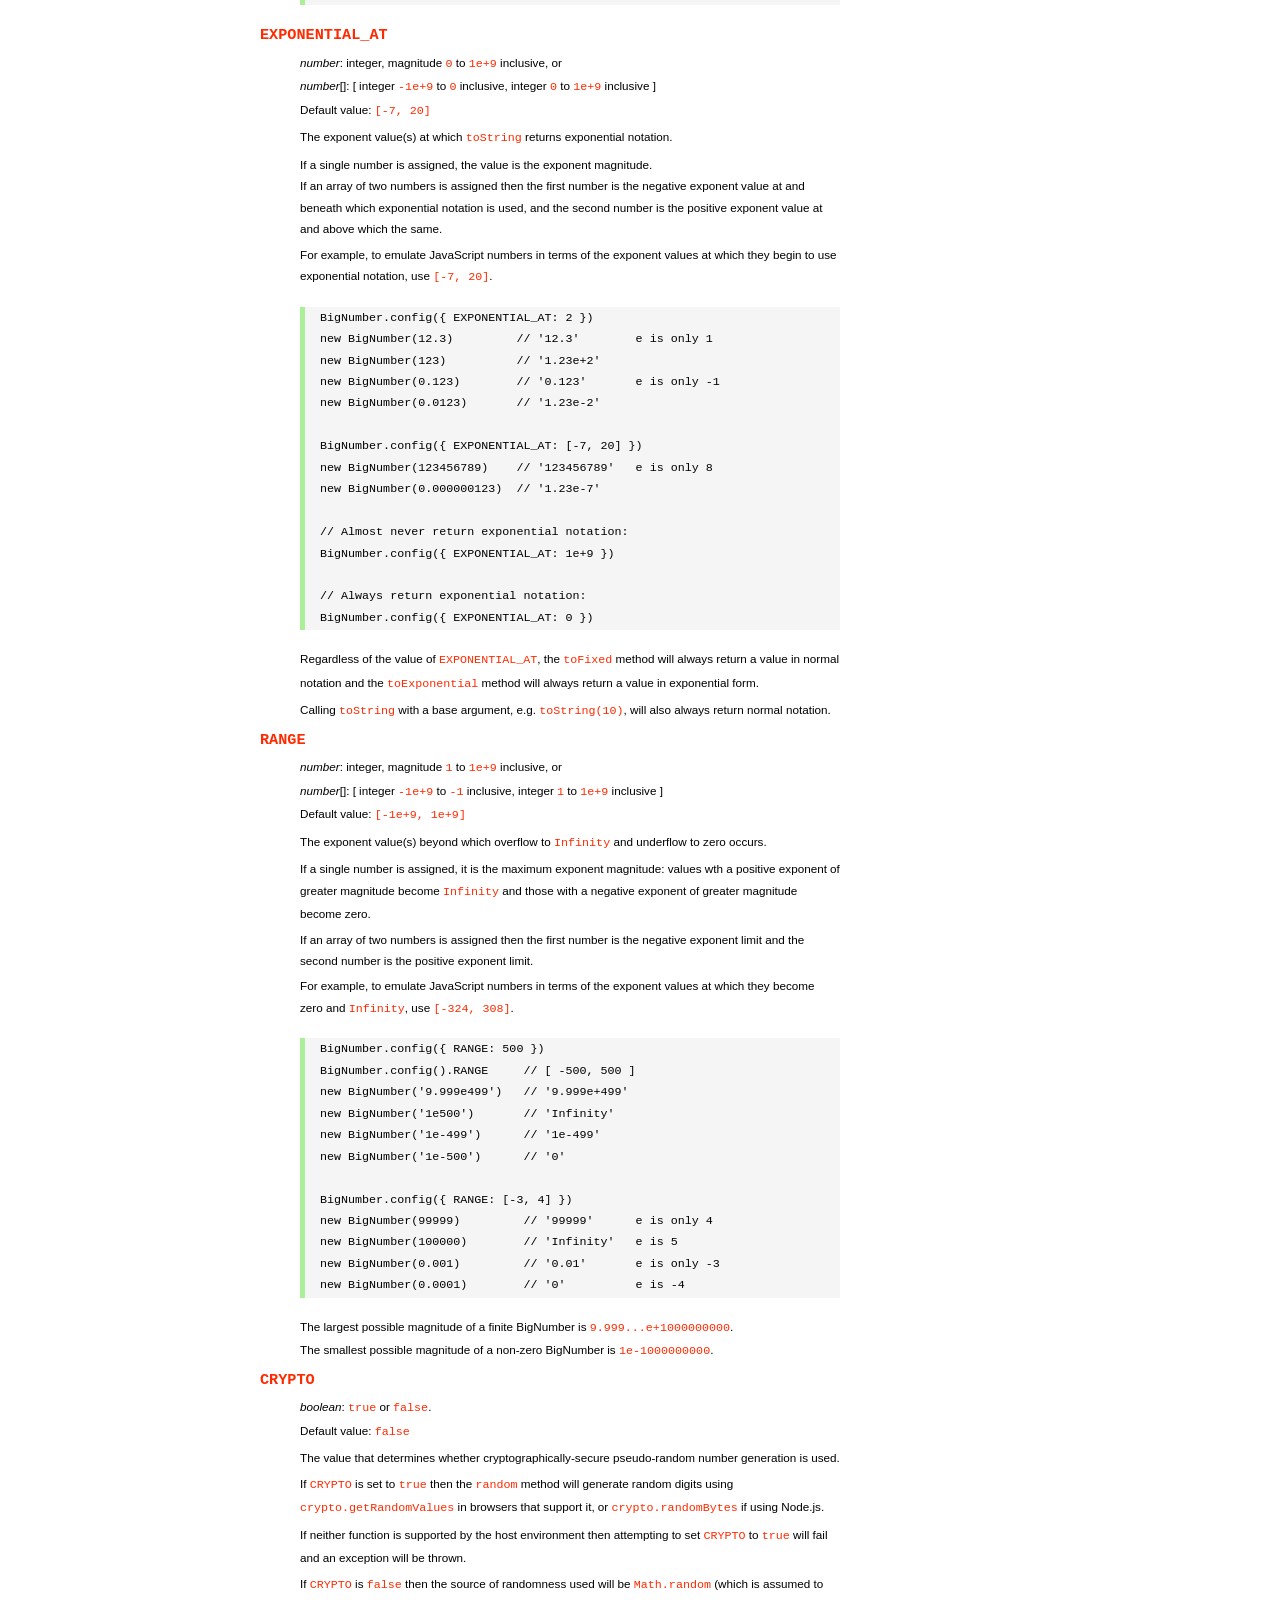
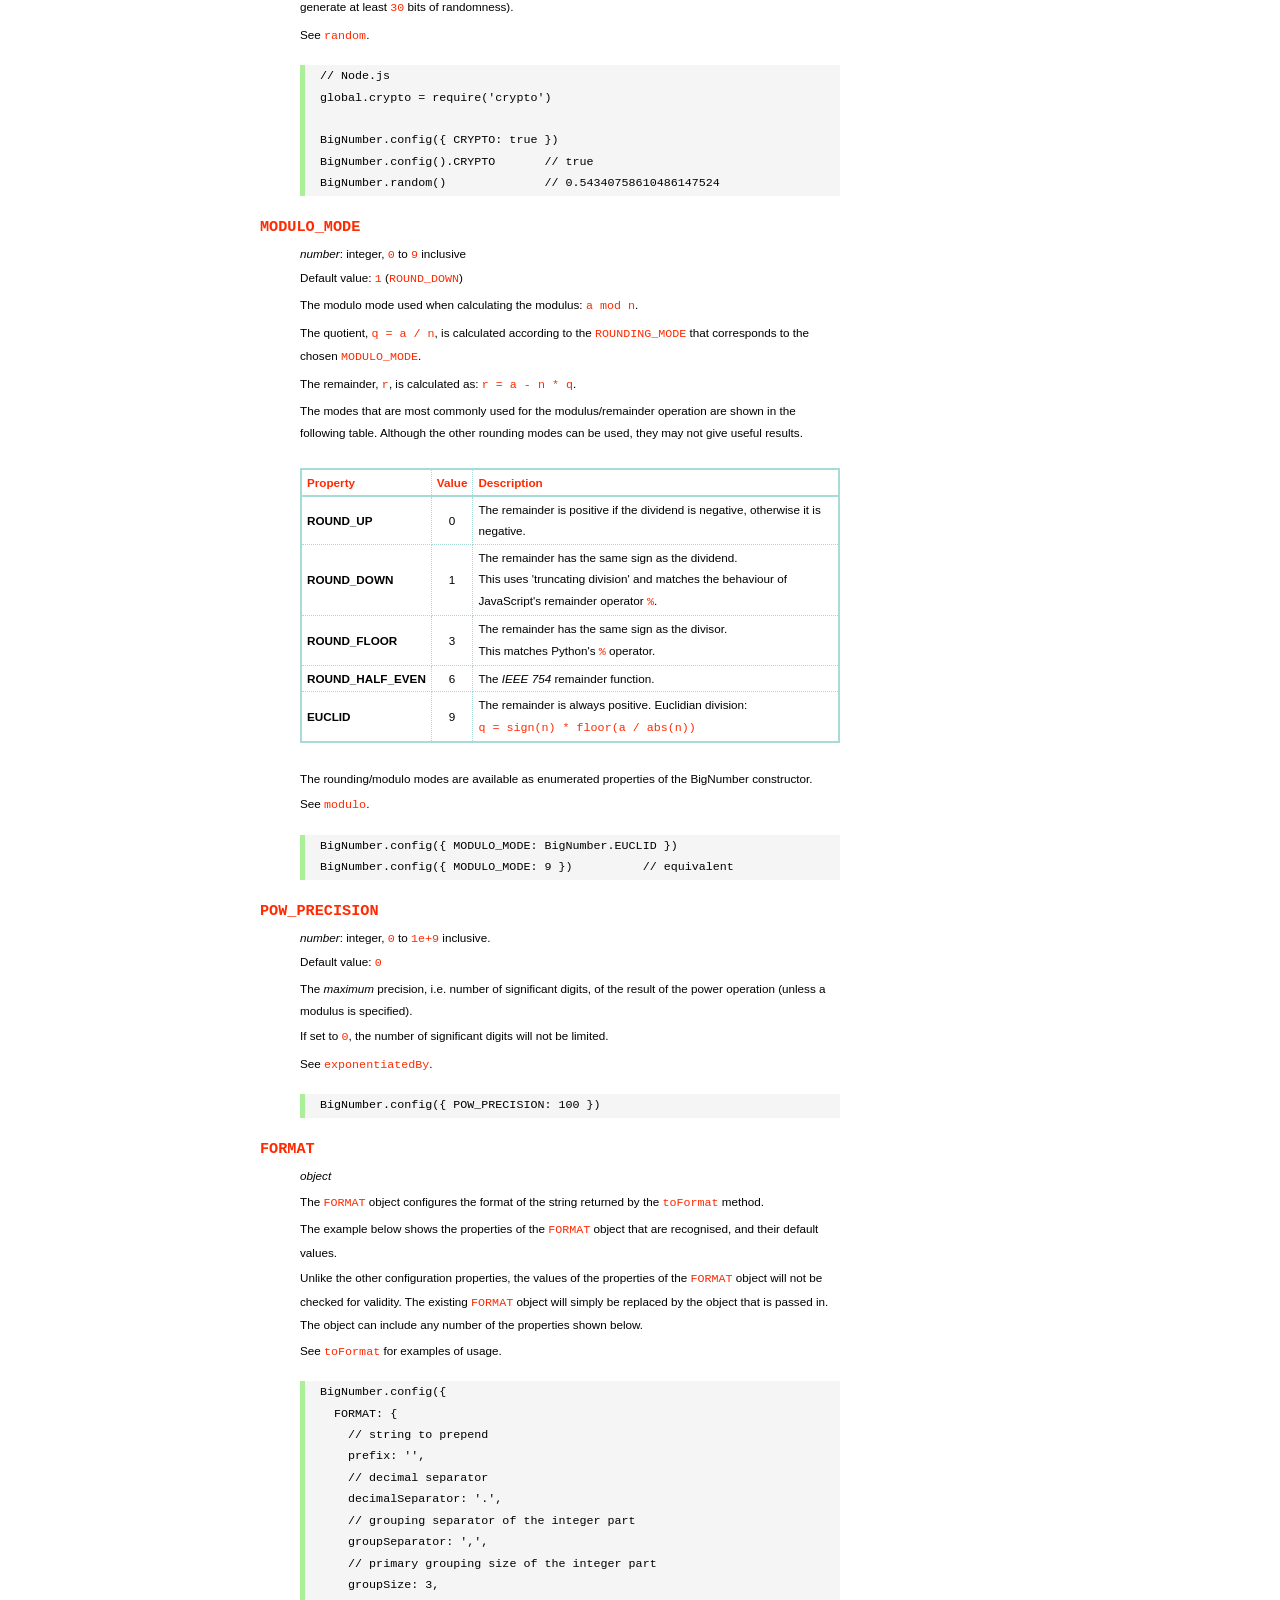
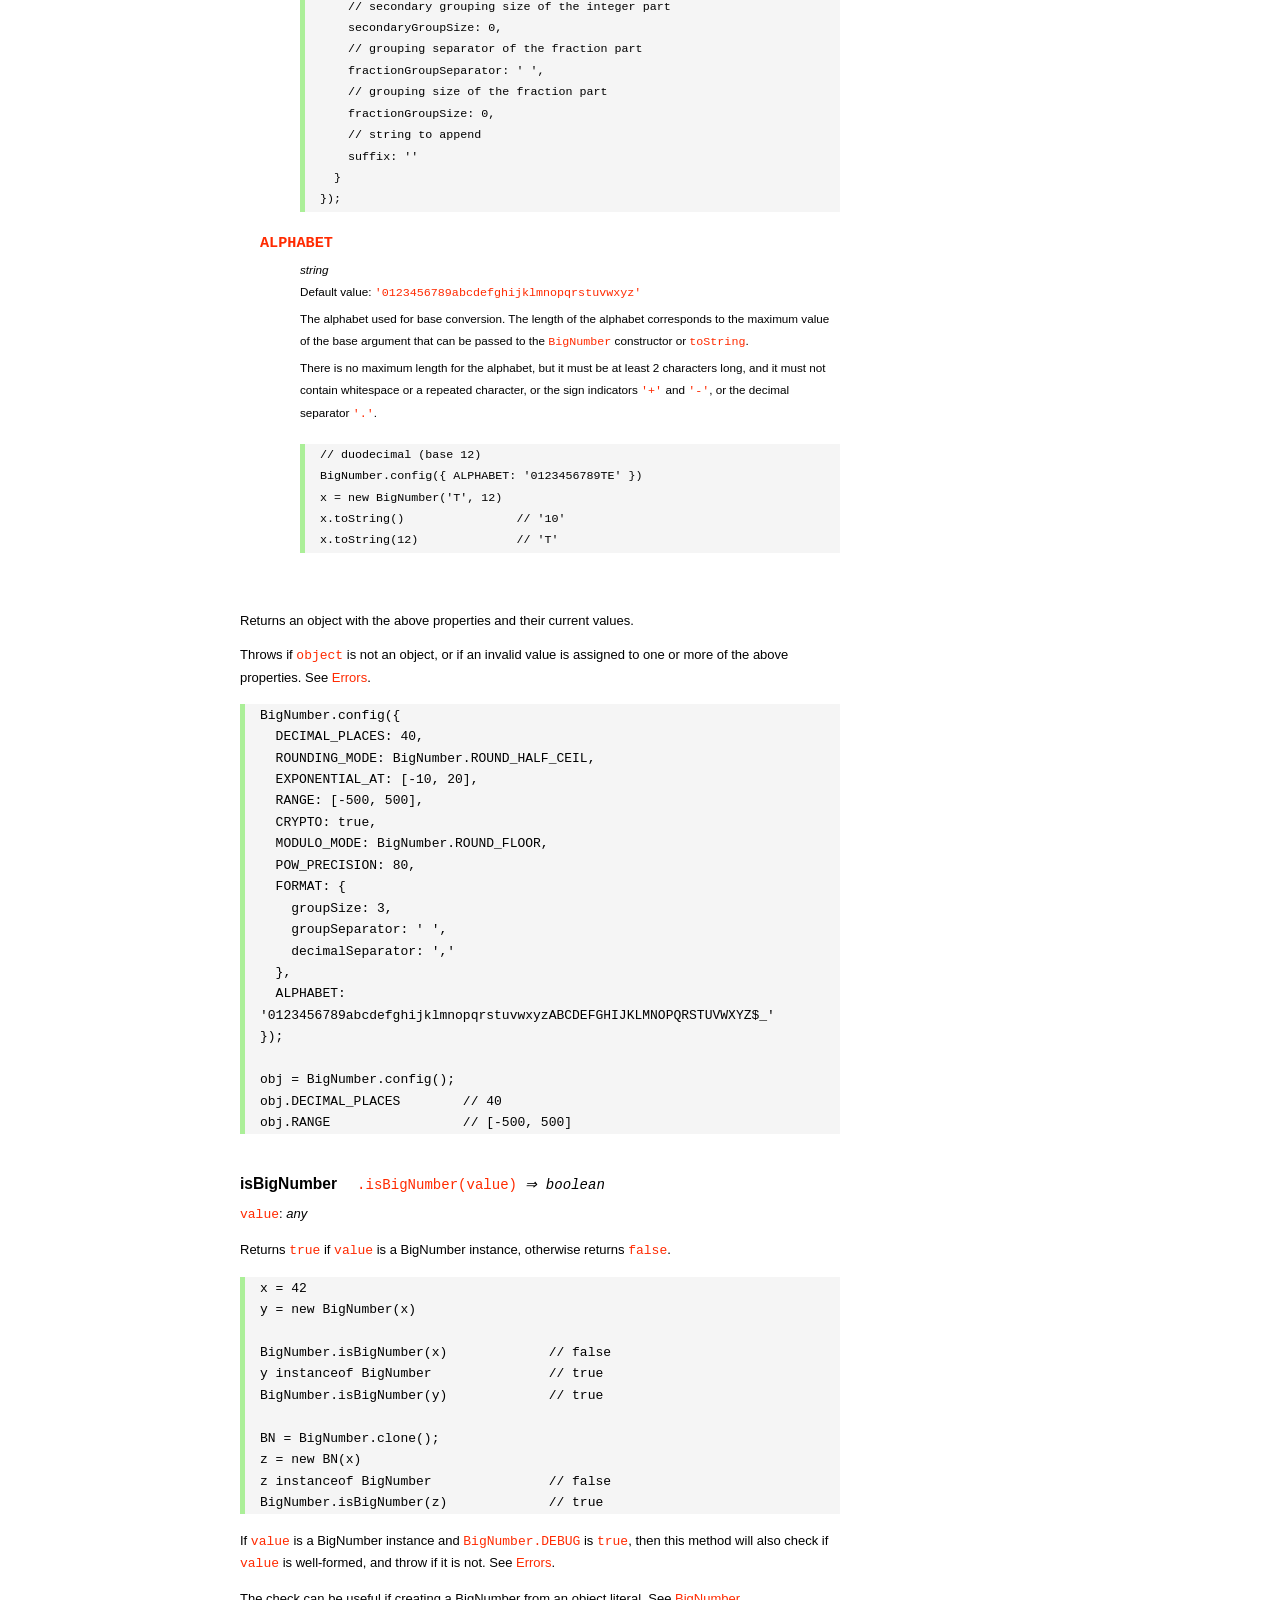
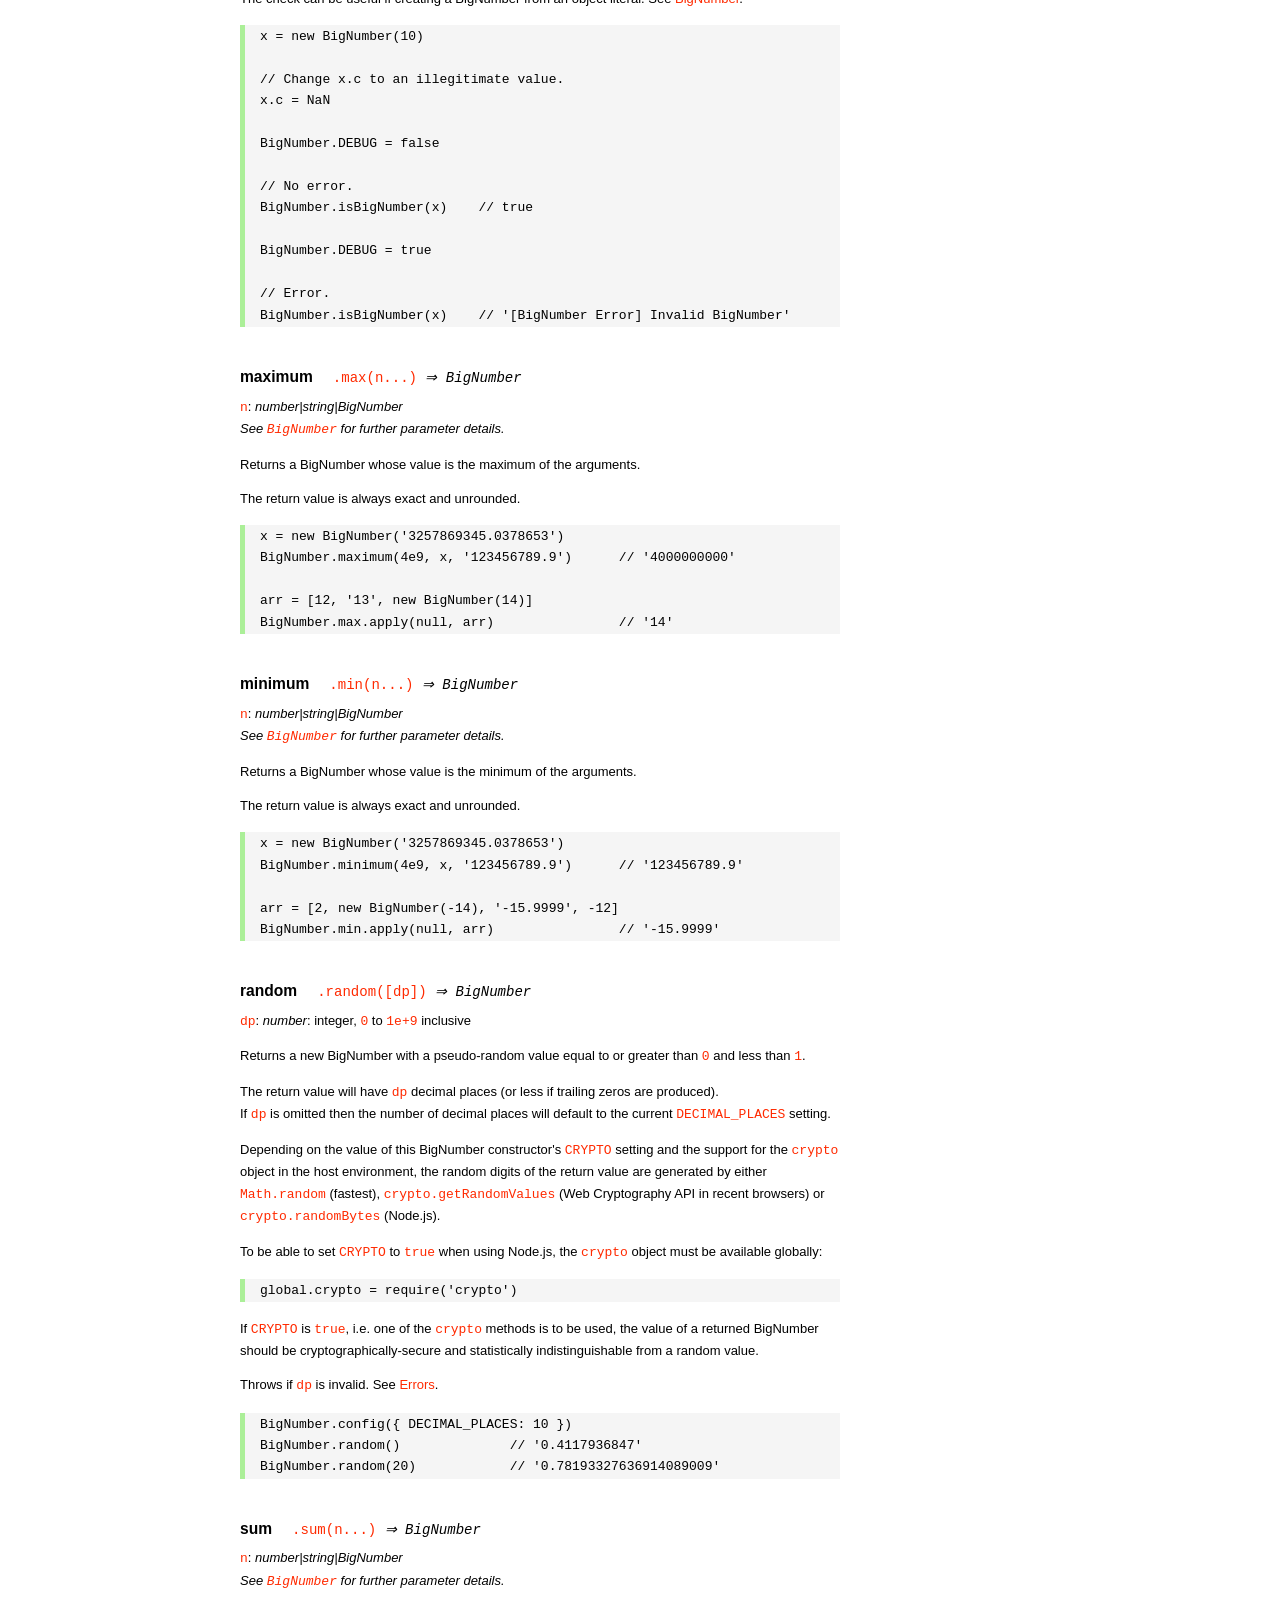
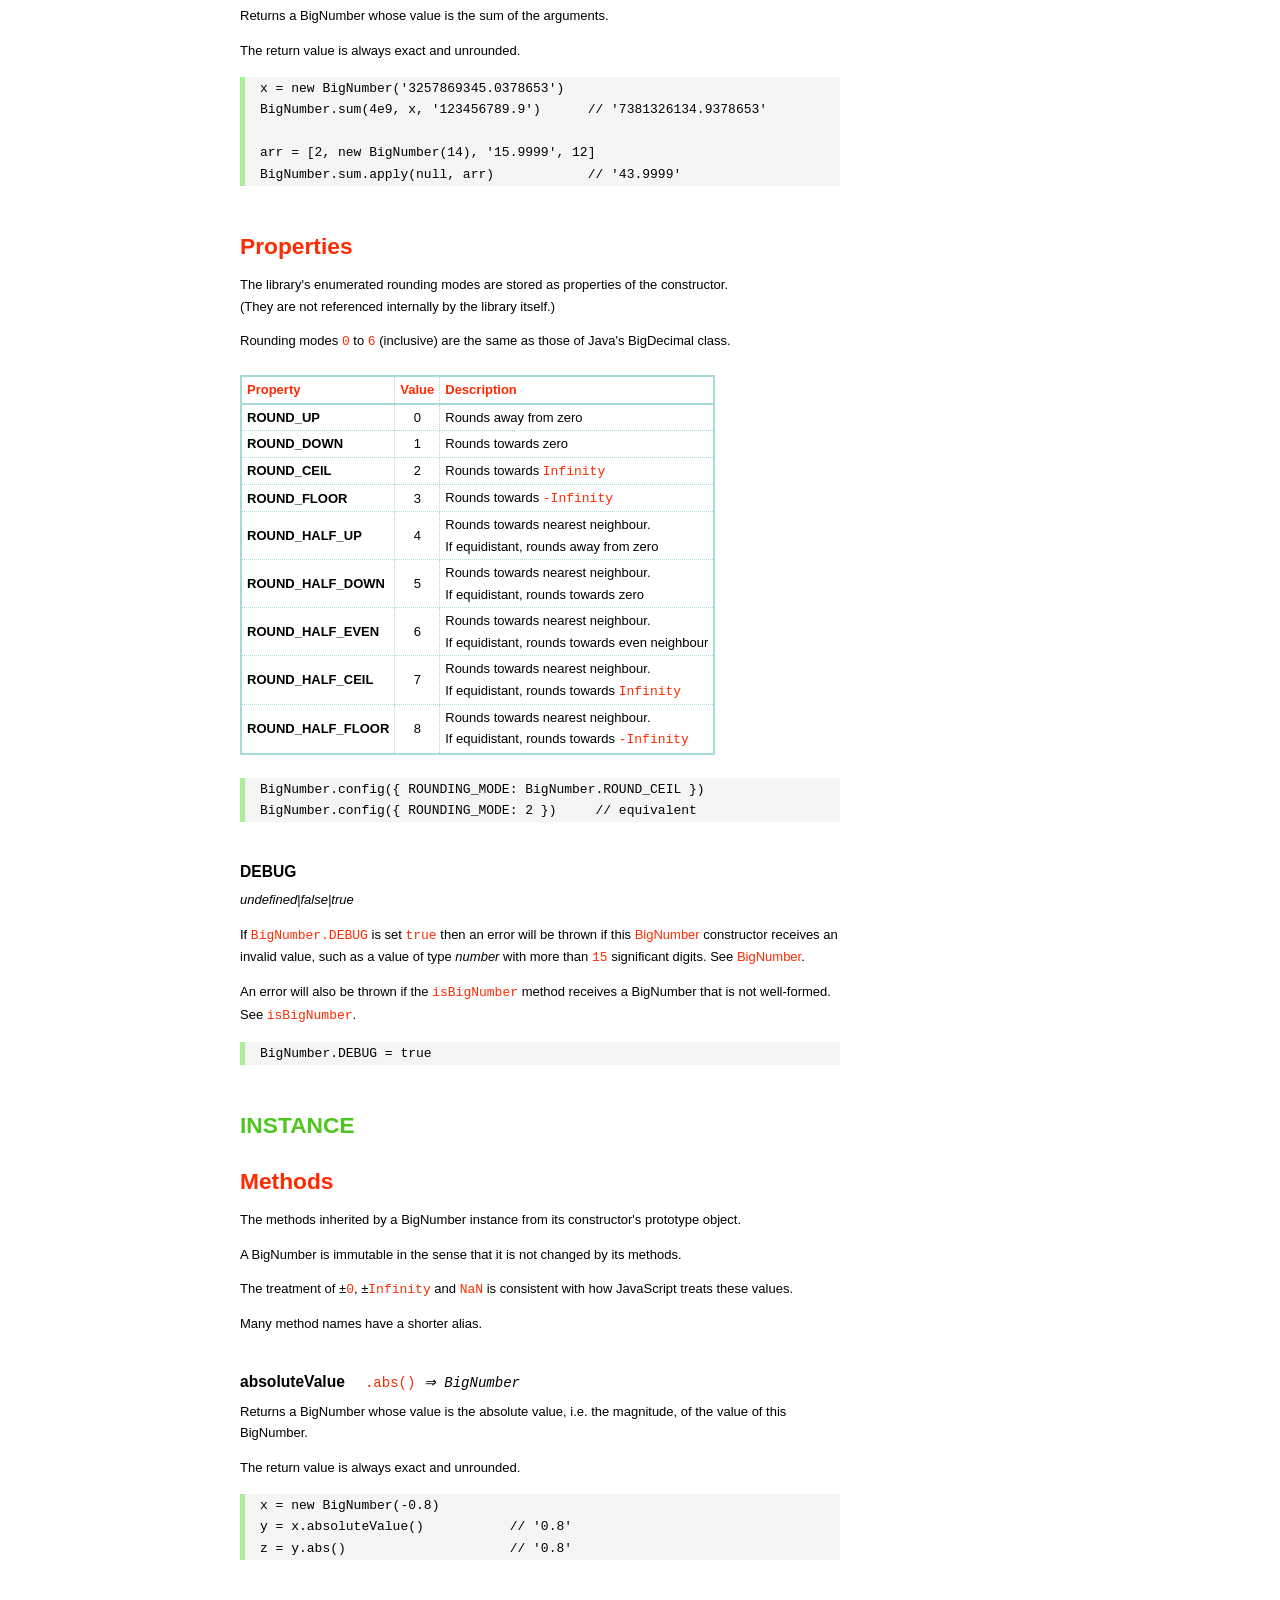
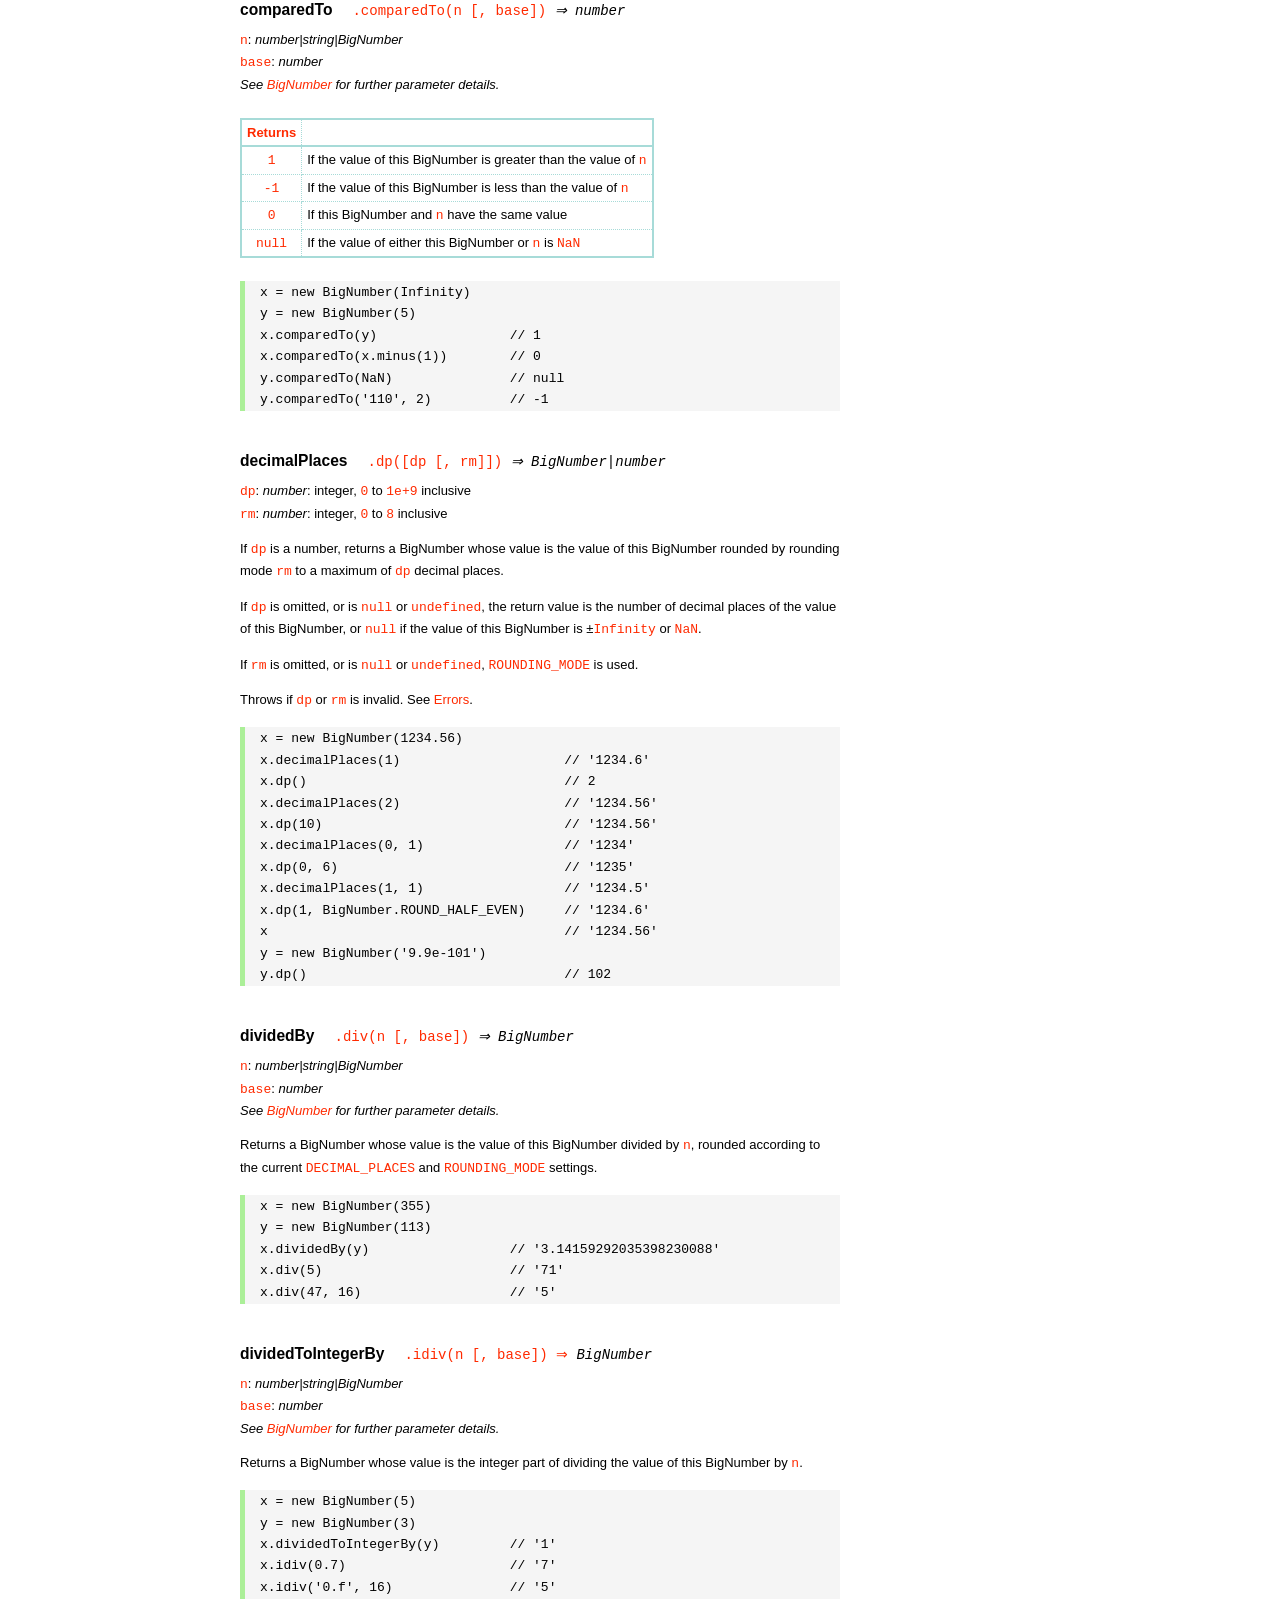
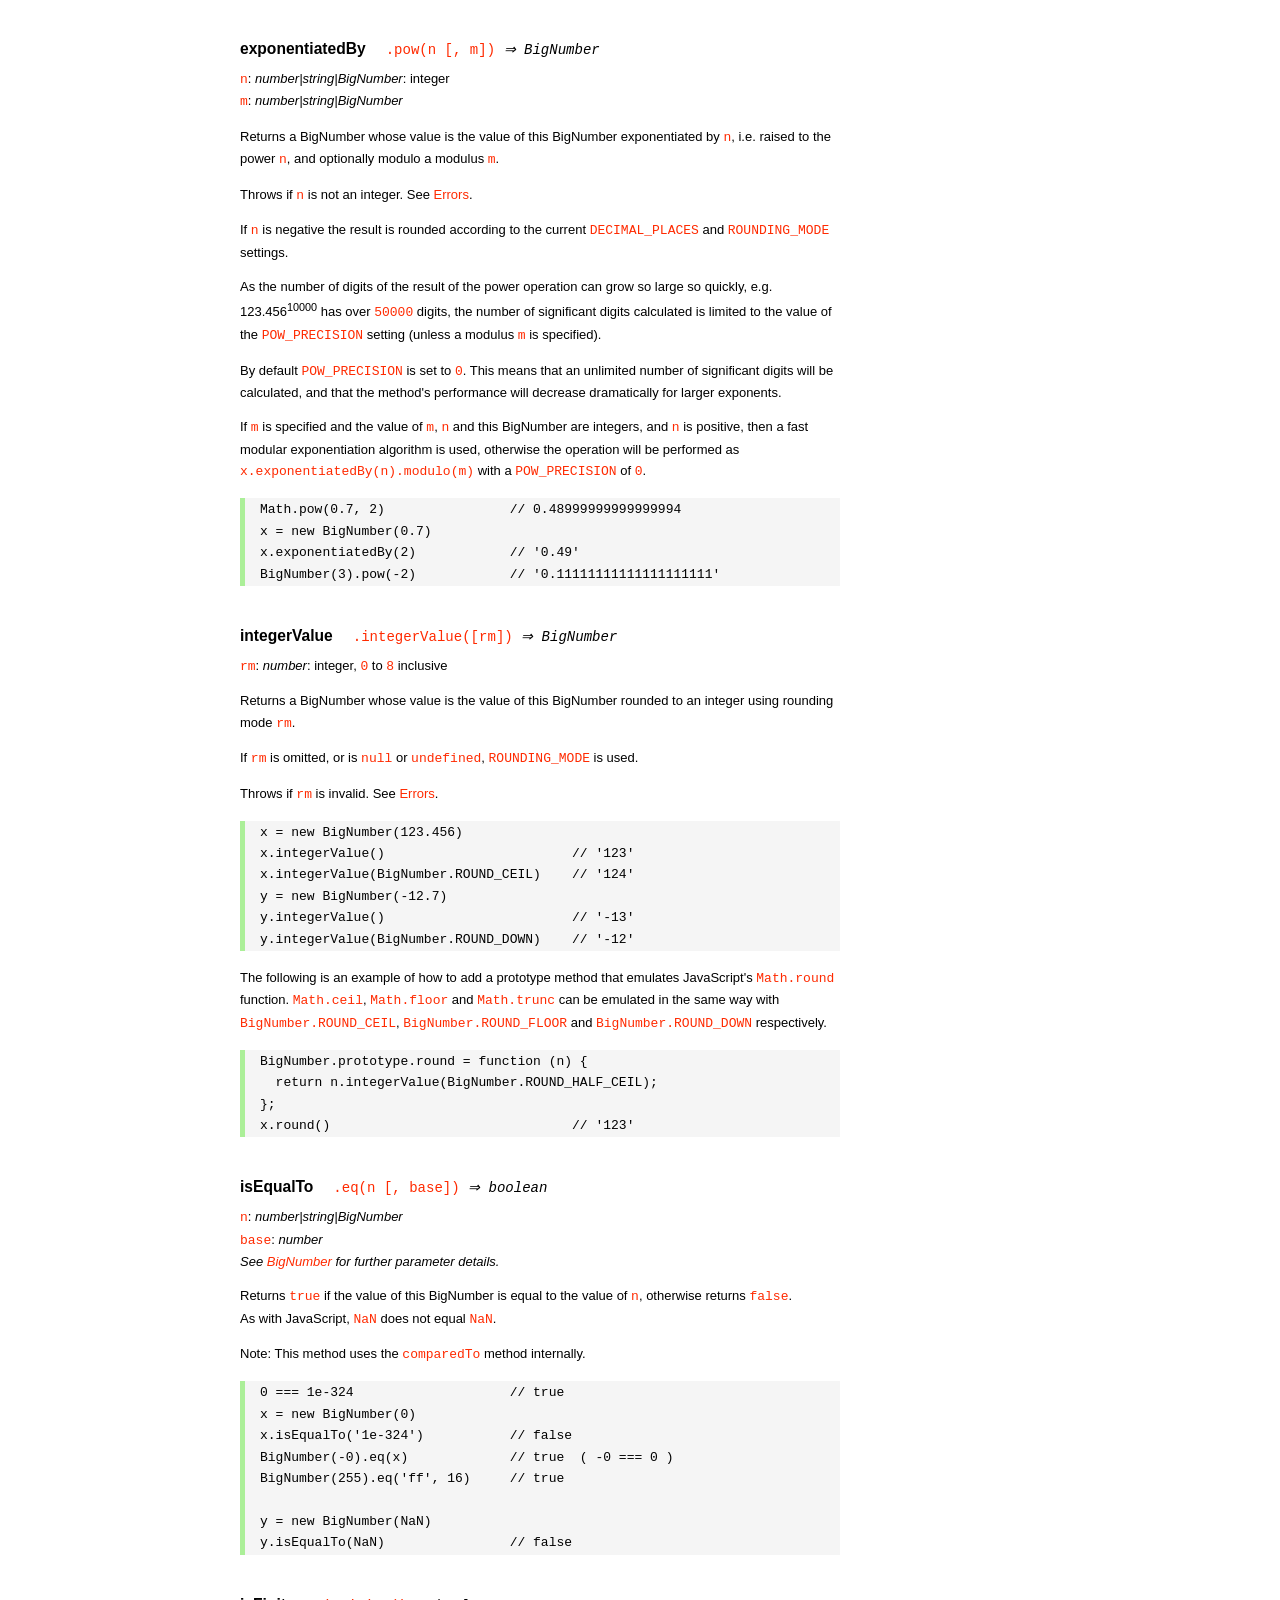
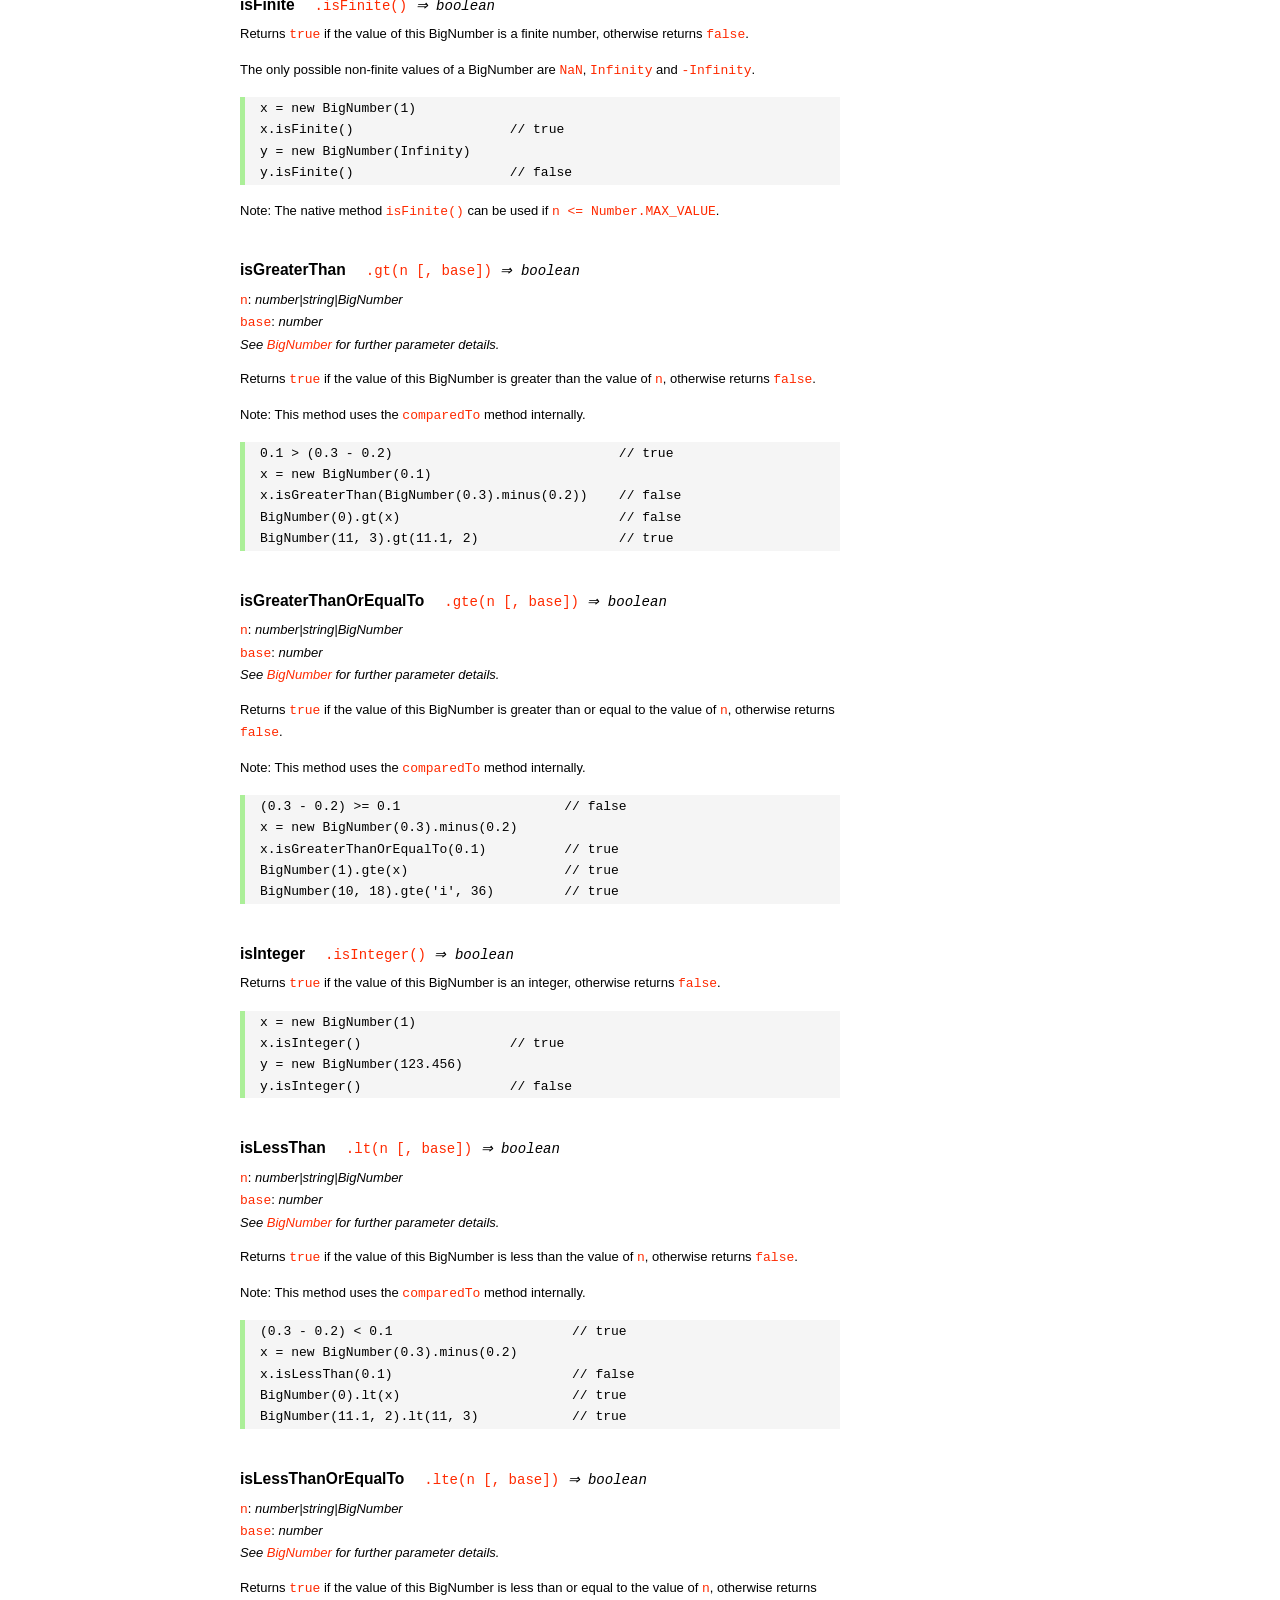
<file: api_server/node_modules/bignumber.js/doc/API.html>
<!DOCTYPE HTML>
<html>
<head>
<meta charset="utf-8">
<meta http-equiv="X-UA-Compatible" content="IE=edge">
<meta name="Author" content="M Mclaughlin">
<title>bignumber.js API</title>
<style>
html{font-size:100%}
body{background:#fff;font-family:"Helvetica Neue",Helvetica,Arial,sans-serif;font-size:13px;
  line-height:1.65em;min-height:100%;margin:0}
body,i{color:#000}
.nav{background:#fff;position:fixed;top:0;bottom:0;left:0;width:200px;overflow-y:auto;
  padding:15px 0 30px 15px}
div.container{width:600px;margin:50px 0 50px 240px}
p{margin:0 0 1em;width:600px}
pre,ul{margin:1em 0}
h1,h2,h3,h4,h5{margin:0;padding:1.5em 0 0}
h1,h2{padding:.75em 0}
h1{font:400 3em Verdana,sans-serif;color:#000;margin-bottom:1em}
h2{font-size:2.25em;color:#ff2a00}
h3{font-size:1.75em;color:#4dc71f}
h4{font-size:1.75em;color:#ff2a00;padding-bottom:.75em}
h5{font-size:1.2em;margin-bottom:.4em}
h6{font-size:1.1em;margin-bottom:0.8em;padding:0.5em 0}
dd{padding-top:.35em}
dt{padding-top:.5em}
b{font-weight:700}
dt b{font-size:1.3em}
a,a:visited{color:#ff2a00;text-decoration:none}
a:active,a:hover{outline:0;text-decoration:underline}
.nav a,.nav b,.nav a:visited{display:block;color:#ff2a00;font-weight:700; margin-top:15px}
.nav b{color:#4dc71f;margin-top:20px;cursor:default;width:auto}
ul{list-style-type:none;padding:0 0 0 20px}
.nav ul{line-height:14px;padding-left:0;margin:5px 0 0}
.nav ul a,.nav ul a:visited,span{display:inline;color:#000;font-family:Verdana,Geneva,sans-serif;
  font-size:11px;font-weight:400;margin:0}
.inset,ul.inset{margin-left:20px}
.inset{font-size:.9em}
.nav li{width:auto;margin:0 0 3px}
.alias{font-style:italic;margin-left:20px}
table{border-collapse:collapse;border-spacing:0;border:2px solid #a7dbd8;margin:1.75em 0;padding:0}
td,th{text-align:left;margin:0;padding:2px 5px;border:1px dotted #a7dbd8}
th{border-top:2px solid #a7dbd8;border-bottom:2px solid #a7dbd8;color:#ff2a00}
code,pre{font-family:Consolas, monaco, monospace;font-weight:400}
pre{background:#f5f5f5;white-space:pre-wrap;word-wrap:break-word;border-left:5px solid #abef98;
  padding:1px 0 1px 15px;margin:1.2em 0}
code,.nav-title{color:#ff2a00}
.end{margin-bottom:25px}
.centre{text-align:center}
.error-table{font-size:13px;width:100%}
#faq{margin:3em 0 0}
li span{float:right;margin-right:10px;color:#c0c0c0}
#js{font:inherit;color:#4dc71f}
</style>
</head>
<body>

  <div class="nav">

    <b>v8.1.0</b>

	<a class='nav-title' href="#">API</a>

    <b> CONSTRUCTOR </b>
    <ul>
      <li><a href="#bignumber">BigNumber</a></li>
    </ul>

    <a href="#methods">Methods</a>
    <ul>
      <li><a href="#clone">clone</a></li>
      <li><a href="#config" >config</a><span>set</span></li>
      <li>
        <ul class="inset">
          <li><a href="#decimal-places">DECIMAL_PLACES</a></li>
          <li><a href="#rounding-mode" >ROUNDING_MODE</a></li>
          <li><a href="#exponential-at">EXPONENTIAL_AT</a></li>
          <li><a href="#range"         >RANGE</a></li>
          <li><a href="#crypto"        >CRYPTO</a></li>
          <li><a href="#modulo-mode"   >MODULO_MODE</a></li>
          <li><a href="#pow-precision" >POW_PRECISION</a></li>
          <li><a href="#format"        >FORMAT</a></li>
          <li><a href="#alphabet"      >ALPHABET</a></li>
        </ul>
      </li>
      <li><a href="#isBigNumber">isBigNumber</a></li>
      <li><a href="#max"        >maximum</a><span>max</span></li>
      <li><a href="#min"        >minimum</a><span>min</span></li>
      <li><a href="#random"     >random</a></li>
      <li><a href="#sum"        >sum</a></li>
    </ul>

    <a href="#constructor-properties">Properties</a>
    <ul>
      <li><a href="#round-up"        >ROUND_UP</a></li>
      <li><a href="#round-down"      >ROUND_DOWN</a></li>
      <li><a href="#round-ceil"      >ROUND_CEIL</a></li>
      <li><a href="#round-floor"     >ROUND_FLOOR</a></li>
      <li><a href="#round-half-up"   >ROUND_HALF_UP</a></li>
      <li><a href="#round-half-down" >ROUND_HALF_DOWN</a></li>
      <li><a href="#round-half-even" >ROUND_HALF_EVEN</a></li>
      <li><a href="#round-half-ceil" >ROUND_HALF_CEIL</a></li>
      <li><a href="#round-half-floor">ROUND_HALF_FLOOR</a></li>
      <li><a href="#debug"           >DEBUG</a></li>
    </ul>

    <b> INSTANCE </b>

    <a href="#prototype-methods">Methods</a>
    <ul>
      <li><a href="#abs"    >absoluteValue         </a><span>abs</span>  </li>
      <li><a href="#cmp"    >comparedTo            </a>                  </li>
      <li><a href="#dp"     >decimalPlaces         </a><span>dp</span>   </li>
      <li><a href="#div"    >dividedBy             </a><span>div</span>  </li>
      <li><a href="#divInt" >dividedToIntegerBy    </a><span>idiv</span> </li>
      <li><a href="#pow"    >exponentiatedBy       </a><span>pow</span>  </li>
      <li><a href="#int"    >integerValue          </a>                  </li>
      <li><a href="#eq"     >isEqualTo             </a><span>eq</span>   </li>
      <li><a href="#isF"    >isFinite              </a>                  </li>
      <li><a href="#gt"     >isGreaterThan         </a><span>gt</span>   </li>
      <li><a href="#gte"    >isGreaterThanOrEqualTo</a><span>gte</span>  </li>
      <li><a href="#isInt"  >isInteger             </a>                  </li>
      <li><a href="#lt"     >isLessThan            </a><span>lt</span>   </li>
      <li><a href="#lte"    >isLessThanOrEqualTo   </a><span>lte</span>  </li>
      <li><a href="#isNaN"  >isNaN                 </a>                  </li>
      <li><a href="#isNeg"  >isNegative            </a>                  </li>
      <li><a href="#isPos"  >isPositive            </a>                  </li>
      <li><a href="#isZ"    >isZero                </a>                  </li>
      <li><a href="#minus"  >minus                 </a>                  </li>
      <li><a href="#mod"    >modulo                </a><span>mod</span>  </li>
      <li><a href="#times"  >multipliedBy          </a><span>times</span></li>
      <li><a href="#neg"    >negated               </a>                  </li>
      <li><a href="#plus"   >plus                  </a>                  </li>
      <li><a href="#sd"     >precision             </a><span>sd</span>   </li>
      <li><a href="#shift"  >shiftedBy             </a>                  </li>
      <li><a href="#sqrt"   >squareRoot            </a><span>sqrt</span> </li>
      <li><a href="#toE"    >toExponential         </a>                  </li>
      <li><a href="#toFix"  >toFixed               </a>                  </li>
      <li><a href="#toFor"  >toFormat              </a>                  </li>
      <li><a href="#toFr"   >toFraction            </a>                  </li>
      <li><a href="#toJSON" >toJSON                </a>                  </li>
      <li><a href="#toN"    >toNumber              </a>                  </li>
      <li><a href="#toP"    >toPrecision           </a>                  </li>
      <li><a href="#toS"    >toString              </a>                  </li>
      <li><a href="#valueOf">valueOf               </a>                  </li>
    </ul>

    <a href="#instance-properties">Properties</a>
    <ul>
      <li><a href="#coefficient">c: coefficient</a></li>
      <li><a href="#exponent"   >e: exponent</a></li>
      <li><a href="#sign"       >s: sign</a></li>
    </ul>

    <a href="#zero-nan-infinity">Zero, NaN &amp; Infinity</a>
    <a href="#Errors">Errors</a>
    <a href="#type-coercion">Type coercion</a>
    <a class='end' href="#faq">FAQ</a>

  </div>

  <div class="container">

    <h1>bignumber<span id='js'>.js</span></h1>

    <p>A JavaScript library for arbitrary-precision arithmetic.</p>
    <p><a href="https://github.com/MikeMcl/bignumber.js">Hosted on GitHub</a>. </p>

    <h2>API</h2>

    <p>
      See the <a href='https://github.com/MikeMcl/bignumber.js'>README</a> on GitHub for a
      quick-start introduction.
    </p>
    <p>
      In all examples below, <code>var</code> and semicolons are not shown, and if a commented-out
      value is in quotes it means <code>toString</code> has been called on the preceding expression.
    </p>


    <h3>CONSTRUCTOR</h3>


    <h5 id="bignumber">
      BigNumber<code class='inset'>BigNumber(n [, base]) <i>&rArr; BigNumber</i></code>
    </h5>
    <p>
      <code>n</code>: <i>number|string|BigNumber</i><br />
      <code>base</code>: <i>number</i>: integer, <code>2</code> to <code>36</code> inclusive. (See
      <a href='#alphabet'><code>ALPHABET</code></a> to extend this range).
    </p>
    <p>
      Returns a new instance of a BigNumber object with value <code>n</code>, where <code>n</code>
      is a numeric value in the specified <code>base</code>, or base <code>10</code> if
      <code>base</code> is omitted or is <code>null</code> or <code>undefined</code>.
    </p>
    <pre>
x = new BigNumber(123.4567)                // '123.4567'
// 'new' is optional
y = BigNumber(x)                           // '123.4567'</pre>
    <p>
      If <code>n</code> is a base <code>10</code> value it can be in normal (fixed-point) or
      exponential notation. Values in other bases must be in normal notation. Values in any base can
      have fraction digits, i.e. digits after the decimal point.
    </p>
    <pre>
new BigNumber(43210)                       // '43210'
new BigNumber('4.321e+4')                  // '43210'
new BigNumber('-735.0918e-430')            // '-7.350918e-428'
new BigNumber('123412421.234324', 5)       // '607236.557696'</pre>
    <p>
      Signed <code>0</code>, signed <code>Infinity</code> and <code>NaN</code> are supported.
    </p>
    <pre>
new BigNumber('-Infinity')                 // '-Infinity'
new BigNumber(NaN)                         // 'NaN'
new BigNumber(-0)                          // '0'
new BigNumber('.5')                        // '0.5'
new BigNumber('+2')                        // '2'</pre>
    <p>
      String values in hexadecimal literal form, e.g. <code>'0xff'</code>, are valid, as are
      string values with the octal and binary prefixs <code>'0o'</code> and <code>'0b'</code>.
      String values in octal literal form without the prefix will be interpreted as
      decimals, e.g. <code>'011'</code> is interpreted as 11, not 9.
    </p>
    <pre>
new BigNumber(-10110100.1, 2)              // '-180.5'
new BigNumber('-0b10110100.1')             // '-180.5'
new BigNumber('ff.8', 16)                  // '255.5'
new BigNumber('0xff.8')                    // '255.5'</pre>
    <p>
      If a base is specified, <code>n</code> is rounded according to the current
      <a href='#decimal-places'><code>DECIMAL_PLACES</code></a> and
      <a href='#rounding-mode'><code>ROUNDING_MODE</code></a> settings. <em>This includes base
      <code>10</code> so don't include a <code>base</code> parameter for decimal values unless
      this behaviour is wanted.</em>
    </p>
    <pre>BigNumber.config({ DECIMAL_PLACES: 5 })
new BigNumber(1.23456789)                  // '1.23456789'
new BigNumber(1.23456789, 10)              // '1.23457'</pre>
    <p>An error is thrown if <code>base</code> is invalid. See <a href='#Errors'>Errors</a>.</p>
    <p>
      There is no limit to the number of digits of a value of type <em>string</em> (other than
      that of JavaScript's maximum array size). See <a href='#range'><code>RANGE</code></a> to set
      the maximum and minimum possible exponent value of a BigNumber.
    </p>
    <pre>
new BigNumber('5032485723458348569331745.33434346346912144534543')
new BigNumber('4.321e10000000')</pre>
    <p>BigNumber <code>NaN</code> is returned if <code>n</code> is invalid
    (unless <code>BigNumber.DEBUG</code> is <code>true</code>, see below).</p>
    <pre>
new BigNumber('.1*')                       // 'NaN'
new BigNumber('blurgh')                    // 'NaN'
new BigNumber(9, 2)                        // 'NaN'</pre>
    <p>
      To aid in debugging, if <code>BigNumber.DEBUG</code> is <code>true</code> then an error will
      be thrown on an invalid <code>n</code>. An error will also be thrown if <code>n</code> is of
      type <em>number</em> with more than <code>15</code> significant digits, as calling
      <code><a href='#toS'>toString</a></code> or <code><a href='#valueOf'>valueOf</a></code> on
      these numbers may not result in the intended value.
    </p>
      <pre>
console.log(823456789123456.3)            //  823456789123456.2
new BigNumber(823456789123456.3)          // '823456789123456.2'
BigNumber.DEBUG = true
// '[BigNumber Error] Number primitive has more than 15 significant digits'
new BigNumber(823456789123456.3)
// '[BigNumber Error] Not a base 2 number'
new BigNumber(9, 2)</pre>
    <p>
      A BigNumber can also be created from an object literal.
      Use <code><a href='#isBigNumber'>isBigNumber</a></code> to check that it is well-formed.
    </p>
    <pre>new BigNumber({ s: 1, e: 2, c: [ 777, 12300000000000 ], _isBigNumber: true })    // '777.123'</pre>




    <h4 id="methods">Methods</h4>
     <p>The static methods of a BigNumber constructor.</p>




    <h5 id="clone">clone
      <code class='inset'>.clone([object]) <i>&rArr; BigNumber constructor</i></code>
    </h5>
    <p><code>object</code>: <i>object</i></p>
    <p>
      Returns a new independent BigNumber constructor with configuration as described by
      <code>object</code> (see <a href='#config'><code>config</code></a>), or with the default
      configuration if <code>object</code> is <code>null</code> or <code>undefined</code>.
    </p>
    <p>
      Throws if <code>object</code> is not an object. See <a href='#Errors'>Errors</a>.
    </p>
    <pre>BigNumber.config({ DECIMAL_PLACES: 5 })
BN = BigNumber.clone({ DECIMAL_PLACES: 9 })

x = new BigNumber(1)
y = new BN(1)

x.div(3)                        // 0.33333
y.div(3)                        // 0.333333333

// BN = BigNumber.clone({ DECIMAL_PLACES: 9 }) is equivalent to:
BN = BigNumber.clone()
BN.config({ DECIMAL_PLACES: 9 })</pre>



    <h5 id="config">config<code class='inset'>set([object]) <i>&rArr; object</i></code></h5>
    <p>
      <code>object</code>: <i>object</i>: an object that contains some or all of the following
      properties.
    </p>
    <p>Configures the settings for this particular BigNumber constructor.</p>

    <dl class='inset'>
      <dt id="decimal-places"><code><b>DECIMAL_PLACES</b></code></dt>
      <dd>
        <i>number</i>: integer, <code>0</code> to <code>1e+9</code> inclusive<br />
        Default value: <code>20</code>
      </dd>
      <dd>
        The <u>maximum</u> number of decimal places of the results of operations involving
        division, i.e. division, square root and base conversion operations, and power
        operations with negative exponents.<br />
      </dd>
      <dd>
      <pre>BigNumber.config({ DECIMAL_PLACES: 5 })
BigNumber.set({ DECIMAL_PLACES: 5 })    // equivalent</pre>
      </dd>



      <dt id="rounding-mode"><code><b>ROUNDING_MODE</b></code></dt>
      <dd>
        <i>number</i>: integer, <code>0</code> to <code>8</code> inclusive<br />
        Default value: <code>4</code> <a href="#round-half-up">(<code>ROUND_HALF_UP</code>)</a>
      </dd>
      <dd>
        The rounding mode used in the above operations and the default rounding mode of
        <a href='#dp'><code>decimalPlaces</code></a>,
        <a href='#sd'><code>precision</code></a>,
        <a href='#toE'><code>toExponential</code></a>,
        <a href='#toFix'><code>toFixed</code></a>,
        <a href='#toFor'><code>toFormat</code></a> and
        <a href='#toP'><code>toPrecision</code></a>.
      </dd>
      <dd>The modes are available as enumerated properties of the BigNumber constructor.</dd>
       <dd>
      <pre>BigNumber.config({ ROUNDING_MODE: 0 })
BigNumber.set({ ROUNDING_MODE: BigNumber.ROUND_UP })    // equivalent</pre>
        </dd>



      <dt id="exponential-at"><code><b>EXPONENTIAL_AT</b></code></dt>
      <dd>
        <i>number</i>: integer, magnitude <code>0</code> to <code>1e+9</code> inclusive, or
        <br />
        <i>number</i>[]: [ integer <code>-1e+9</code> to <code>0</code> inclusive, integer
        <code>0</code> to <code>1e+9</code> inclusive ]<br />
        Default value: <code>[-7, 20]</code>
      </dd>
      <dd>
        The exponent value(s) at which <code>toString</code> returns exponential notation.
      </dd>
      <dd>
        If a single number is assigned, the value is the exponent magnitude.<br />
        If an array of two numbers is assigned then the first number is the negative exponent
        value at and beneath which exponential notation is used, and the second number is the
        positive exponent value at and above which the same.
      </dd>
      <dd>
        For example, to emulate JavaScript numbers in terms of the exponent values at which they
        begin to use exponential notation, use <code>[-7, 20]</code>.
      </dd>
      <dd>
      <pre>BigNumber.config({ EXPONENTIAL_AT: 2 })
new BigNumber(12.3)         // '12.3'        e is only 1
new BigNumber(123)          // '1.23e+2'
new BigNumber(0.123)        // '0.123'       e is only -1
new BigNumber(0.0123)       // '1.23e-2'

BigNumber.config({ EXPONENTIAL_AT: [-7, 20] })
new BigNumber(123456789)    // '123456789'   e is only 8
new BigNumber(0.000000123)  // '1.23e-7'

// Almost never return exponential notation:
BigNumber.config({ EXPONENTIAL_AT: 1e+9 })

// Always return exponential notation:
BigNumber.config({ EXPONENTIAL_AT: 0 })</pre>
      </dd>
      <dd>
        Regardless of the value of <code>EXPONENTIAL_AT</code>, the <code>toFixed</code> method
        will always return a value in normal notation and the <code>toExponential</code> method
        will always return a value in exponential form.
      </dd>
      <dd>
        Calling <code>toString</code> with a base argument, e.g. <code>toString(10)</code>, will
        also always return normal notation.
      </dd>



      <dt id="range"><code><b>RANGE</b></code></dt>
      <dd>
        <i>number</i>: integer, magnitude <code>1</code> to <code>1e+9</code> inclusive, or
        <br />
        <i>number</i>[]: [ integer <code>-1e+9</code> to <code>-1</code> inclusive, integer
        <code>1</code> to <code>1e+9</code> inclusive ]<br />
        Default value: <code>[-1e+9, 1e+9]</code>
      </dd>
      <dd>
        The exponent value(s) beyond which overflow to <code>Infinity</code> and underflow to
        zero occurs.
      </dd>
      <dd>
        If a single number is assigned, it is the maximum exponent magnitude: values wth a
        positive exponent of greater magnitude become <code>Infinity</code> and those with a
        negative exponent of greater magnitude become zero.
      <dd>
        If an array of two numbers is assigned then the first number is the negative exponent
        limit and the second number is the positive exponent limit.
      </dd>
      <dd>
        For example, to emulate JavaScript numbers in terms of the exponent values at which they
        become zero and <code>Infinity</code>, use <code>[-324, 308]</code>.
      </dd>
      <dd>
      <pre>BigNumber.config({ RANGE: 500 })
BigNumber.config().RANGE     // [ -500, 500 ]
new BigNumber('9.999e499')   // '9.999e+499'
new BigNumber('1e500')       // 'Infinity'
new BigNumber('1e-499')      // '1e-499'
new BigNumber('1e-500')      // '0'

BigNumber.config({ RANGE: [-3, 4] })
new BigNumber(99999)         // '99999'      e is only 4
new BigNumber(100000)        // 'Infinity'   e is 5
new BigNumber(0.001)         // '0.01'       e is only -3
new BigNumber(0.0001)        // '0'          e is -4</pre>
      </dd>
      <dd>
        The largest possible magnitude of a finite BigNumber is
        <code>9.999...e+1000000000</code>.<br />
        The smallest possible magnitude of a non-zero BigNumber is <code>1e-1000000000</code>.
      </dd>



      <dt id="crypto"><code><b>CRYPTO</b></code></dt>
      <dd>
        <i>boolean</i>: <code>true</code> or <code>false</code>.<br />
        Default value: <code>false</code>
      </dd>
      <dd>
        The value that determines whether cryptographically-secure pseudo-random number
        generation is used.
      </dd>
      <dd>
        If <code>CRYPTO</code> is set to <code>true</code> then the
        <a href='#random'><code>random</code></a> method will generate random digits using
        <code>crypto.getRandomValues</code> in browsers that support it, or
        <code>crypto.randomBytes</code> if using Node.js.
      </dd>
      <dd>
        If neither function is supported by the host environment then attempting to set
        <code>CRYPTO</code> to <code>true</code> will fail and an exception will be thrown.
      </dd>
      <dd>
        If <code>CRYPTO</code> is <code>false</code> then the source of randomness used will be
        <code>Math.random</code> (which is assumed to generate at least <code>30</code> bits of
        randomness).
      </dd>
      <dd>See <a href='#random'><code>random</code></a>.</dd>
      <dd>
      <pre>
// Node.js
global.crypto = require('crypto')

BigNumber.config({ CRYPTO: true })
BigNumber.config().CRYPTO       // true
BigNumber.random()              // 0.54340758610486147524</pre>
      </dd>



      <dt id="modulo-mode"><code><b>MODULO_MODE</b></code></dt>
      <dd>
        <i>number</i>: integer, <code>0</code> to <code>9</code> inclusive<br />
        Default value: <code>1</code> (<a href="#round-down"><code>ROUND_DOWN</code></a>)
      </dd>
      <dd>The modulo mode used when calculating the modulus: <code>a mod n</code>.</dd>
      <dd>
        The quotient, <code>q = a / n</code>, is calculated according to the
        <a href='#rounding-mode'><code>ROUNDING_MODE</code></a> that corresponds to the chosen
        <code>MODULO_MODE</code>.
      </dd>
      <dd>The remainder, <code>r</code>, is calculated as: <code>r = a - n * q</code>.</dd>
      <dd>
        The modes that are most commonly used for the modulus/remainder operation are shown in
        the following table. Although the other rounding modes can be used, they may not give
        useful results.
      </dd>
      <dd>
        <table>
          <tr><th>Property</th><th>Value</th><th>Description</th></tr>
          <tr>
            <td><b>ROUND_UP</b></td><td class='centre'>0</td>
            <td>
              The remainder is positive if the dividend is negative, otherwise it is negative.
            </td>
          </tr>
          <tr>
            <td><b>ROUND_DOWN</b></td><td class='centre'>1</td>
            <td>
              The remainder has the same sign as the dividend.<br />
              This uses 'truncating division' and matches the behaviour of JavaScript's
              remainder operator <code>%</code>.
            </td>
          </tr>
          <tr>
            <td><b>ROUND_FLOOR</b></td><td class='centre'>3</td>
            <td>
              The remainder has the same sign as the divisor.<br />
              This matches Python's <code>%</code> operator.
            </td>
          </tr>
          <tr>
            <td><b>ROUND_HALF_EVEN</b></td><td class='centre'>6</td>
            <td>The <i>IEEE 754</i> remainder function.</td>
          </tr>
           <tr>
             <td><b>EUCLID</b></td><td class='centre'>9</td>
             <td>
               The remainder is always positive. Euclidian division: <br />
               <code>q = sign(n) * floor(a / abs(n))</code>
             </td>
           </tr>
        </table>
      </dd>
      <dd>
        The rounding/modulo modes are available as enumerated properties of the BigNumber
        constructor.
      </dd>
      <dd>See <a href='#mod'><code>modulo</code></a>.</dd>
      <dd>
        <pre>BigNumber.config({ MODULO_MODE: BigNumber.EUCLID })
BigNumber.config({ MODULO_MODE: 9 })          // equivalent</pre>
      </dd>



      <dt id="pow-precision"><code><b>POW_PRECISION</b></code></dt>
      <dd>
        <i>number</i>: integer, <code>0</code> to <code>1e+9</code> inclusive.<br />
        Default value: <code>0</code>
      </dd>
      <dd>
        The <i>maximum</i> precision, i.e. number of significant digits, of the result of the power
        operation (unless a modulus is specified).
      </dd>
      <dd>If set to <code>0</code>, the number of significant digits will not be limited.</dd>
      <dd>See <a href='#pow'><code>exponentiatedBy</code></a>.</dd>
      <dd><pre>BigNumber.config({ POW_PRECISION: 100 })</pre></dd>



      <dt id="format"><code><b>FORMAT</b></code></dt>
      <dd><i>object</i></dd>
      <dd>
        The <code>FORMAT</code> object configures the format of the string returned by the
        <a href='#toFor'><code>toFormat</code></a> method.
      </dd>
      <dd>
        The example below shows the properties of the <code>FORMAT</code> object that are
        recognised, and their default values.
      </dd>
      <dd>
         Unlike the other configuration properties, the values of the properties of the
         <code>FORMAT</code> object will not be checked for validity. The existing
         <code>FORMAT</code> object will simply be replaced by the object that is passed in.
         The object can include any number of the properties shown below.
      </dd>
      <dd>See <a href='#toFor'><code>toFormat</code></a> for examples of usage.</dd>
      <dd>
      <pre>
BigNumber.config({
  FORMAT: {
    // string to prepend
    prefix: '',
    // decimal separator
    decimalSeparator: '.',
    // grouping separator of the integer part
    groupSeparator: ',',
    // primary grouping size of the integer part
    groupSize: 3,
    // secondary grouping size of the integer part
    secondaryGroupSize: 0,
    // grouping separator of the fraction part
    fractionGroupSeparator: ' ',
    // grouping size of the fraction part
    fractionGroupSize: 0,
    // string to append
    suffix: ''
  }
});</pre>
      </dd>



      <dt id="alphabet"><code><b>ALPHABET</b></code></dt>
      <dd>
        <i>string</i><br />
        Default value: <code>'0123456789abcdefghijklmnopqrstuvwxyz'</code>
      </dd>
      <dd>
        The alphabet used for base conversion. The length of the alphabet corresponds to the
        maximum value of the base argument that can be passed to the
        <a href='#bignumber'><code>BigNumber</code></a> constructor or
        <a href='#toS'><code>toString</code></a>.
      </dd>
      <dd>
        There is no maximum length for the alphabet, but it must be at least 2 characters long, and
        it must not contain whitespace or a repeated character, or the sign indicators
        <code>'+'</code> and <code>'-'</code>, or the decimal separator <code>'.'</code>.
      </dd>
      <dd>
        <pre>// duodecimal (base 12)
BigNumber.config({ ALPHABET: '0123456789TE' })
x = new BigNumber('T', 12)
x.toString()                // '10'
x.toString(12)              // 'T'</pre>
      </dd>



    </dl>
    <br /><br />
    <p>Returns an object with the above properties and their current values.</p>
    <p>
      Throws if <code>object</code> is not an object, or if an invalid value is assigned to
      one or more of the above properties. See <a href='#Errors'>Errors</a>.
    </p>
    <pre>
BigNumber.config({
  DECIMAL_PLACES: 40,
  ROUNDING_MODE: BigNumber.ROUND_HALF_CEIL,
  EXPONENTIAL_AT: [-10, 20],
  RANGE: [-500, 500],
  CRYPTO: true,
  MODULO_MODE: BigNumber.ROUND_FLOOR,
  POW_PRECISION: 80,
  FORMAT: {
    groupSize: 3,
    groupSeparator: ' ',
    decimalSeparator: ','
  },
  ALPHABET: '0123456789abcdefghijklmnopqrstuvwxyzABCDEFGHIJKLMNOPQRSTUVWXYZ$_'
});

obj = BigNumber.config();
obj.DECIMAL_PLACES        // 40
obj.RANGE                 // [-500, 500]</pre>



    <h5 id="isBigNumber">
      isBigNumber<code class='inset'>.isBigNumber(value) <i>&rArr; boolean</i></code>
    </h5>
    <p><code>value</code>: <i>any</i><br /></p>
    <p>
      Returns <code>true</code> if <code>value</code> is a BigNumber instance, otherwise returns
      <code>false</code>.
    </p>
    <pre>x = 42
y = new BigNumber(x)

BigNumber.isBigNumber(x)             // false
y instanceof BigNumber               // true
BigNumber.isBigNumber(y)             // true

BN = BigNumber.clone();
z = new BN(x)
z instanceof BigNumber               // false
BigNumber.isBigNumber(z)             // true</pre>
    <p>
      If <code>value</code> is a BigNumber instance and <code>BigNumber.DEBUG</code> is <code>true</code>,
      then this method will also check if <code>value</code> is well-formed, and throw if it is not.
      See <a href='#Errors'>Errors</a>.
    </p>
    <p>
      The check can be useful if creating a BigNumber from an object literal.
      See <a href='#bignumber'>BigNumber</a>.
    </p>
    <pre>
x = new BigNumber(10)

// Change x.c to an illegitimate value.
x.c = NaN

BigNumber.DEBUG = false

// No error.
BigNumber.isBigNumber(x)    // true

BigNumber.DEBUG = true

// Error.
BigNumber.isBigNumber(x)    // '[BigNumber Error] Invalid BigNumber'</pre>



    <h5 id="max">maximum<code class='inset'>.max(n...) <i>&rArr; BigNumber</i></code></h5>
    <p>
      <code>n</code>: <i>number|string|BigNumber</i><br />
      <i>See <code><a href="#bignumber">BigNumber</a></code> for further parameter details.</i>
    </p>
    <p>
      Returns a BigNumber whose value is the maximum of the arguments.
    </p>
    <p>The return value is always exact and unrounded.</p>
    <pre>x = new BigNumber('3257869345.0378653')
BigNumber.maximum(4e9, x, '123456789.9')      // '4000000000'

arr = [12, '13', new BigNumber(14)]
BigNumber.max.apply(null, arr)                // '14'</pre>



    <h5 id="min">minimum<code class='inset'>.min(n...) <i>&rArr; BigNumber</i></code></h5>
    <p>
      <code>n</code>: <i>number|string|BigNumber</i><br />
      <i>See <code><a href="#bignumber">BigNumber</a></code> for further parameter details.</i>
    </p>
    <p>
      Returns a BigNumber whose value is the minimum of the arguments.
    </p>
    <p>The return value is always exact and unrounded.</p>
    <pre>x = new BigNumber('3257869345.0378653')
BigNumber.minimum(4e9, x, '123456789.9')      // '123456789.9'

arr = [2, new BigNumber(-14), '-15.9999', -12]
BigNumber.min.apply(null, arr)                // '-15.9999'</pre>



    <h5 id="random">
      random<code class='inset'>.random([dp]) <i>&rArr; BigNumber</i></code>
    </h5>
    <p><code>dp</code>: <i>number</i>: integer, <code>0</code> to <code>1e+9</code> inclusive</p>
    <p>
      Returns a new BigNumber with a pseudo-random value equal to or greater than <code>0</code> and
      less than <code>1</code>.
    </p>
    <p>
      The return value will have <code>dp</code> decimal places (or less if trailing zeros are
      produced).<br />
      If <code>dp</code> is omitted then the number of decimal places will default to the current
      <a href='#decimal-places'><code>DECIMAL_PLACES</code></a> setting.
    </p>
    <p>
      Depending on the value of this BigNumber constructor's
      <a href='#crypto'><code>CRYPTO</code></a> setting and the support for the
      <code>crypto</code> object in the host environment, the random digits of the return value are
      generated by either <code>Math.random</code> (fastest), <code>crypto.getRandomValues</code>
      (Web Cryptography API in recent browsers) or <code>crypto.randomBytes</code> (Node.js).
    </p>
    <p>
      To be able to set <a href='#crypto'><code>CRYPTO</code></a> to <code>true</code> when using
      Node.js, the <code>crypto</code> object must be available globally:
    </p>
    <pre>global.crypto = require('crypto')</pre>
    <p>
      If <a href='#crypto'><code>CRYPTO</code></a> is <code>true</code>, i.e. one of the
      <code>crypto</code> methods is to be used, the value of a returned BigNumber should be
      cryptographically-secure and statistically indistinguishable from a random value.
    </p>
    <p>
      Throws if <code>dp</code> is invalid. See <a href='#Errors'>Errors</a>.
    </p>
    <pre>BigNumber.config({ DECIMAL_PLACES: 10 })
BigNumber.random()              // '0.4117936847'
BigNumber.random(20)            // '0.78193327636914089009'</pre>



    <h5 id="sum">sum<code class='inset'>.sum(n...) <i>&rArr; BigNumber</i></code></h5>
    <p>
      <code>n</code>: <i>number|string|BigNumber</i><br />
      <i>See <code><a href="#bignumber">BigNumber</a></code> for further parameter details.</i>
    </p>
    <p>Returns a BigNumber whose value is the sum of the arguments.</p>
    <p>The return value is always exact and unrounded.</p>
    <pre>x = new BigNumber('3257869345.0378653')
BigNumber.sum(4e9, x, '123456789.9')      // '7381326134.9378653'

arr = [2, new BigNumber(14), '15.9999', 12]
BigNumber.sum.apply(null, arr)            // '43.9999'</pre>



    <h4 id="constructor-properties">Properties</h4>
    <p>
      The library's enumerated rounding modes are stored as properties of the constructor.<br />
      (They are not referenced internally by the library itself.)
    </p>
    <p>
      Rounding modes <code>0</code> to <code>6</code> (inclusive) are the same as those of Java's
      BigDecimal class.
    </p>
    <table>
      <tr>
        <th>Property</th>
        <th>Value</th>
        <th>Description</th>
      </tr>
      <tr>
        <td id="round-up"><b>ROUND_UP</b></td>
        <td class='centre'>0</td>
        <td>Rounds away from zero</td>
      </tr>
      <tr>
        <td id="round-down"><b>ROUND_DOWN</b></td>
        <td class='centre'>1</td>
        <td>Rounds towards zero</td>
      </tr>
      <tr>
        <td id="round-ceil"><b>ROUND_CEIL</b></td>
        <td class='centre'>2</td>
        <td>Rounds towards <code>Infinity</code></td>
      </tr>
      <tr>
        <td id="round-floor"><b>ROUND_FLOOR</b></td>
        <td class='centre'>3</td>
        <td>Rounds towards <code>-Infinity</code></td>
      </tr>
      <tr>
        <td id="round-half-up"><b>ROUND_HALF_UP</b></td>
        <td class='centre'>4</td>
        <td>
          Rounds towards nearest neighbour.<br />
          If equidistant, rounds away from zero
        </td>
      </tr>
      <tr>
        <td id="round-half-down"><b>ROUND_HALF_DOWN</b></td>
        <td class='centre'>5</td>
        <td>
          Rounds towards nearest neighbour.<br />
          If equidistant, rounds towards zero
        </td>
      </tr>
      <tr>
        <td id="round-half-even"><b>ROUND_HALF_EVEN</b></td>
        <td class='centre'>6</td>
        <td>
          Rounds towards nearest neighbour.<br />
          If equidistant, rounds towards even neighbour
        </td>
      </tr>
      <tr>
        <td id="round-half-ceil"><b>ROUND_HALF_CEIL</b></td>
        <td class='centre'>7</td>
        <td>
          Rounds towards nearest neighbour.<br />
          If equidistant, rounds towards <code>Infinity</code>
        </td>
      </tr>
      <tr>
        <td id="round-half-floor"><b>ROUND_HALF_FLOOR</b></td>
        <td class='centre'>8</td>
        <td>
          Rounds towards nearest neighbour.<br />
          If equidistant, rounds towards <code>-Infinity</code>
        </td>
      </tr>
    </table>
    <pre>
BigNumber.config({ ROUNDING_MODE: BigNumber.ROUND_CEIL })
BigNumber.config({ ROUNDING_MODE: 2 })     // equivalent</pre>

    <h5 id="debug">DEBUG</h5>
    <p><i>undefined|false|true</i></p>
    <p>
      If <code>BigNumber.DEBUG</code> is set <code>true</code> then an error will be thrown
      if this <a href='#bignumber'>BigNumber</a> constructor receives an invalid value, such as
      a value of type <em>number</em> with more than <code>15</code> significant digits.
      See <a href='#bignumber'>BigNumber</a>.
    </p>
    <p>
      An error will also be thrown if the <code><a href='#isBigNumber'>isBigNumber</a></code>
      method receives a BigNumber that is not well-formed.
      See <code><a href='#isBigNumber'>isBigNumber</a></code>.
    </p>
    <pre>BigNumber.DEBUG = true</pre>


    <h3>INSTANCE</h3>


    <h4 id="prototype-methods">Methods</h4>
    <p>The methods inherited by a BigNumber instance from its constructor's prototype object.</p>
    <p>A BigNumber is immutable in the sense that it is not changed by its methods. </p>
    <p>
      The treatment of &plusmn;<code>0</code>, &plusmn;<code>Infinity</code> and <code>NaN</code> is
      consistent with how JavaScript treats these values.
    </p>
    <p>Many method names have a shorter alias.</p>



    <h5 id="abs">absoluteValue<code class='inset'>.abs() <i>&rArr; BigNumber</i></code></h5>
    <p>
      Returns a BigNumber whose value is the absolute value, i.e. the magnitude, of the value of
      this BigNumber.
    </p>
    <p>The return value is always exact and unrounded.</p>
    <pre>
x = new BigNumber(-0.8)
y = x.absoluteValue()           // '0.8'
z = y.abs()                     // '0.8'</pre>



    <h5 id="cmp">
      comparedTo<code class='inset'>.comparedTo(n [, base]) <i>&rArr; number</i></code>
    </h5>
    <p>
      <code>n</code>: <i>number|string|BigNumber</i><br />
      <code>base</code>: <i>number</i><br />
      <i>See <a href="#bignumber">BigNumber</a> for further parameter details.</i>
    </p>
    <table>
      <tr><th>Returns</th><th>&nbsp;</th></tr>
      <tr>
        <td class='centre'><code>1</code></td>
        <td>If the value of this BigNumber is greater than the value of <code>n</code></td>
      </tr>
      <tr>
        <td class='centre'><code>-1</code></td>
        <td>If the value of this BigNumber is less than the value of <code>n</code></td>
      </tr>
      <tr>
        <td class='centre'><code>0</code></td>
        <td>If this BigNumber and <code>n</code> have the same value</td>
      </tr>
       <tr>
        <td class='centre'><code>null</code></td>
        <td>If the value of either this BigNumber or <code>n</code> is <code>NaN</code></td>
      </tr>
    </table>
    <pre>
x = new BigNumber(Infinity)
y = new BigNumber(5)
x.comparedTo(y)                 // 1
x.comparedTo(x.minus(1))        // 0
y.comparedTo(NaN)               // null
y.comparedTo('110', 2)          // -1</pre>



    <h5 id="dp">
      decimalPlaces<code class='inset'>.dp([dp [, rm]]) <i>&rArr; BigNumber|number</i></code>
    </h5>
    <p>
      <code>dp</code>: <i>number</i>: integer, <code>0</code> to <code>1e+9</code> inclusive<br />
      <code>rm</code>: <i>number</i>: integer, <code>0</code> to <code>8</code> inclusive
    </p>
    <p>
      If <code>dp</code> is a number, returns a BigNumber whose value is the value of this BigNumber
      rounded by rounding mode <code>rm</code> to a maximum of <code>dp</code> decimal places.
    </p>
    <p>
      If <code>dp</code> is omitted, or is <code>null</code> or <code>undefined</code>, the return
      value is the number of decimal places of the value of this BigNumber, or <code>null</code> if
      the value of this BigNumber is &plusmn;<code>Infinity</code> or <code>NaN</code>.
    </p>
    <p>
      If <code>rm</code> is omitted, or is <code>null</code> or <code>undefined</code>,
      <a href='#rounding-mode'><code>ROUNDING_MODE</code></a> is used.
    </p>
    <p>
      Throws if <code>dp</code> or <code>rm</code> is invalid. See <a href='#Errors'>Errors</a>.
    </p>
    <pre>
x = new BigNumber(1234.56)
x.decimalPlaces(1)                     // '1234.6'
x.dp()                                 // 2
x.decimalPlaces(2)                     // '1234.56'
x.dp(10)                               // '1234.56'
x.decimalPlaces(0, 1)                  // '1234'
x.dp(0, 6)                             // '1235'
x.decimalPlaces(1, 1)                  // '1234.5'
x.dp(1, BigNumber.ROUND_HALF_EVEN)     // '1234.6'
x                                      // '1234.56'
y = new BigNumber('9.9e-101')
y.dp()                                 // 102</pre>



    <h5 id="div">dividedBy<code class='inset'>.div(n [, base]) <i>&rArr; BigNumber</i></code>
    </h5>
    <p>
      <code>n</code>: <i>number|string|BigNumber</i><br />
      <code>base</code>: <i>number</i><br />
      <i>See <a href="#bignumber">BigNumber</a> for further parameter details.</i>
    </p>
    <p>
      Returns a BigNumber whose value is the value of this BigNumber divided by
      <code>n</code>, rounded according to the current
      <a href='#decimal-places'><code>DECIMAL_PLACES</code></a> and
      <a href='#rounding-mode'><code>ROUNDING_MODE</code></a> settings.
    </p>
    <pre>
x = new BigNumber(355)
y = new BigNumber(113)
x.dividedBy(y)                  // '3.14159292035398230088'
x.div(5)                        // '71'
x.div(47, 16)                   // '5'</pre>



    <h5 id="divInt">
      dividedToIntegerBy<code class='inset'>.idiv(n [, base]) &rArr;
      <i>BigNumber</i></code>
    </h5>
    <p>
      <code>n</code>: <i>number|string|BigNumber</i><br />
      <code>base</code>: <i>number</i><br />
      <i>See <a href="#bignumber">BigNumber</a> for further parameter details.</i>
    </p>
    <p>
      Returns a BigNumber whose value is the integer part of dividing the value of this BigNumber by
      <code>n</code>.
    </p>
    <pre>
x = new BigNumber(5)
y = new BigNumber(3)
x.dividedToIntegerBy(y)         // '1'
x.idiv(0.7)                     // '7'
x.idiv('0.f', 16)               // '5'</pre>



    <h5 id="pow">
      exponentiatedBy<code class='inset'>.pow(n [, m]) <i>&rArr; BigNumber</i></code>
    </h5>
    <p>
      <code>n</code>: <i>number|string|BigNumber</i>: integer<br />
      <code>m</code>: <i>number|string|BigNumber</i>
    </p>
    <p>
      Returns a BigNumber whose value is the value of this BigNumber exponentiated by
      <code>n</code>, i.e. raised to the power <code>n</code>, and optionally modulo a modulus
      <code>m</code>.
    </p>
    <p>
      Throws if <code>n</code> is not an integer. See <a href='#Errors'>Errors</a>.
    </p>
    <p>
      If <code>n</code> is negative the result is rounded according to the current
      <a href='#decimal-places'><code>DECIMAL_PLACES</code></a> and
      <a href='#rounding-mode'><code>ROUNDING_MODE</code></a> settings.
    </p>
    <p>
      As the number of digits of the result of the power operation can grow so large so quickly,
      e.g. 123.456<sup>10000</sup> has over <code>50000</code> digits, the number of significant
      digits calculated is limited to the value of the
      <a href='#pow-precision'><code>POW_PRECISION</code></a> setting (unless a modulus
      <code>m</code> is specified).
    </p>
    <p>
      By default <a href='#pow-precision'><code>POW_PRECISION</code></a> is set to <code>0</code>.
      This means that an unlimited number of significant digits will be calculated, and that the
      method's performance will decrease dramatically for larger exponents.
    </p>
    <p>
      If <code>m</code> is specified and the value of <code>m</code>, <code>n</code> and this
      BigNumber are integers, and <code>n</code> is positive, then a fast modular exponentiation
      algorithm is used, otherwise the operation will be performed as
      <code>x.exponentiatedBy(n).modulo(m)</code> with a
      <a href='#pow-precision'><code>POW_PRECISION</code></a> of <code>0</code>.
    </p>
    <pre>
Math.pow(0.7, 2)                // 0.48999999999999994
x = new BigNumber(0.7)
x.exponentiatedBy(2)            // '0.49'
BigNumber(3).pow(-2)            // '0.11111111111111111111'</pre>



    <h5 id="int">
      integerValue<code class='inset'>.integerValue([rm]) <i>&rArr; BigNumber</i></code>
    </h5>
    <p>
      <code>rm</code>: <i>number</i>: integer, <code>0</code> to <code>8</code> inclusive
    </p>
   <p>
      Returns a BigNumber whose value is the value of this BigNumber rounded to an integer using
      rounding mode <code>rm</code>.
    </p>
    <p>
      If <code>rm</code> is omitted, or is <code>null</code> or <code>undefined</code>,
      <a href='#rounding-mode'><code>ROUNDING_MODE</code></a> is used.
    </p>
    <p>
      Throws if <code>rm</code> is invalid. See <a href='#Errors'>Errors</a>.
    </p>
    <pre>
x = new BigNumber(123.456)
x.integerValue()                        // '123'
x.integerValue(BigNumber.ROUND_CEIL)    // '124'
y = new BigNumber(-12.7)
y.integerValue()                        // '-13'
y.integerValue(BigNumber.ROUND_DOWN)    // '-12'</pre>
    <p>
      The following is an example of how to add a prototype method that emulates JavaScript's
      <code>Math.round</code> function. <code>Math.ceil</code>, <code>Math.floor</code> and
      <code>Math.trunc</code> can be emulated in the same way with
      <code>BigNumber.ROUND_CEIL</code>, <code>BigNumber.ROUND_FLOOR</code> and
      <code> BigNumber.ROUND_DOWN</code> respectively.
    </p>
    <pre>
BigNumber.prototype.round = function (n) {
  return n.integerValue(BigNumber.ROUND_HALF_CEIL);
};
x.round()                               // '123'</pre>



    <h5 id="eq">isEqualTo<code class='inset'>.eq(n [, base]) <i>&rArr; boolean</i></code></h5>
    <p>
      <code>n</code>: <i>number|string|BigNumber</i><br />
      <code>base</code>: <i>number</i><br />
      <i>See <a href="#bignumber">BigNumber</a> for further parameter details.</i>
    </p>
    <p>
      Returns <code>true</code> if the value of this BigNumber is equal to the value of
      <code>n</code>, otherwise returns <code>false</code>.<br />
      As with JavaScript, <code>NaN</code> does not equal <code>NaN</code>.
    </p>
    <p>Note: This method uses the <a href='#cmp'><code>comparedTo</code></a> method internally.</p>
    <pre>
0 === 1e-324                    // true
x = new BigNumber(0)
x.isEqualTo('1e-324')           // false
BigNumber(-0).eq(x)             // true  ( -0 === 0 )
BigNumber(255).eq('ff', 16)     // true

y = new BigNumber(NaN)
y.isEqualTo(NaN)                // false</pre>



    <h5 id="isF">isFinite<code class='inset'>.isFinite() <i>&rArr; boolean</i></code></h5>
    <p>
      Returns <code>true</code> if the value of this BigNumber is a finite number, otherwise
      returns <code>false</code>.
    </p>
    <p>
      The only possible non-finite values of a BigNumber are <code>NaN</code>, <code>Infinity</code>
      and <code>-Infinity</code>.
    </p>
    <pre>
x = new BigNumber(1)
x.isFinite()                    // true
y = new BigNumber(Infinity)
y.isFinite()                    // false</pre>
    <p>
      Note: The native method <code>isFinite()</code> can be used if
      <code>n &lt;= Number.MAX_VALUE</code>.
    </p>



    <h5 id="gt">isGreaterThan<code class='inset'>.gt(n [, base]) <i>&rArr; boolean</i></code></h5>
    <p>
      <code>n</code>: <i>number|string|BigNumber</i><br />
      <code>base</code>: <i>number</i><br />
      <i>See <a href="#bignumber">BigNumber</a> for further parameter details.</i>
    </p>
    <p>
      Returns <code>true</code> if the value of this BigNumber is greater than the value of
      <code>n</code>, otherwise returns <code>false</code>.
    </p>
    <p>Note: This method uses the <a href='#cmp'><code>comparedTo</code></a> method internally.</p>
    <pre>
0.1 &gt; (0.3 - 0.2)                             // true
x = new BigNumber(0.1)
x.isGreaterThan(BigNumber(0.3).minus(0.2))    // false
BigNumber(0).gt(x)                            // false
BigNumber(11, 3).gt(11.1, 2)                  // true</pre>



    <h5 id="gte">
      isGreaterThanOrEqualTo<code class='inset'>.gte(n [, base]) <i>&rArr; boolean</i></code>
    </h5>
    <p>
      <code>n</code>: <i>number|string|BigNumber</i><br />
      <code>base</code>: <i>number</i><br />
      <i>See <a href="#bignumber">BigNumber</a> for further parameter details.</i>
    </p>
    <p>
      Returns <code>true</code> if the value of this BigNumber is greater than or equal to the value
      of <code>n</code>, otherwise returns <code>false</code>.
    </p>
    <p>Note: This method uses the <a href='#cmp'><code>comparedTo</code></a> method internally.</p>
    <pre>
(0.3 - 0.2) &gt;= 0.1                     // false
x = new BigNumber(0.3).minus(0.2)
x.isGreaterThanOrEqualTo(0.1)          // true
BigNumber(1).gte(x)                    // true
BigNumber(10, 18).gte('i', 36)         // true</pre>



    <h5 id="isInt">isInteger<code class='inset'>.isInteger() <i>&rArr; boolean</i></code></h5>
    <p>
      Returns <code>true</code> if the value of this BigNumber is an integer, otherwise returns
      <code>false</code>.
    </p>
    <pre>
x = new BigNumber(1)
x.isInteger()                   // true
y = new BigNumber(123.456)
y.isInteger()                   // false</pre>



    <h5 id="lt">isLessThan<code class='inset'>.lt(n [, base]) <i>&rArr; boolean</i></code></h5>
    <p>
      <code>n</code>: <i>number|string|BigNumber</i><br />
      <code>base</code>: <i>number</i><br />
      <i>See <a href="#bignumber">BigNumber</a> for further parameter details.</i>
    </p>
    <p>
      Returns <code>true</code> if the value of this BigNumber is less than the value of
      <code>n</code>, otherwise returns <code>false</code>.
    </p>
     <p>Note: This method uses the <a href='#cmp'><code>comparedTo</code></a> method internally.</p>
    <pre>
(0.3 - 0.2) &lt; 0.1                       // true
x = new BigNumber(0.3).minus(0.2)
x.isLessThan(0.1)                       // false
BigNumber(0).lt(x)                      // true
BigNumber(11.1, 2).lt(11, 3)            // true</pre>



    <h5 id="lte">
      isLessThanOrEqualTo<code class='inset'>.lte(n [, base]) <i>&rArr; boolean</i></code>
    </h5>
    <p>
      <code>n</code>: <i>number|string|BigNumber</i><br />
      <code>base</code>: <i>number</i><br />
      <i>See <a href="#bignumber">BigNumber</a> for further parameter details.</i>
    </p>
    <p>
      Returns <code>true</code> if the value of this BigNumber is less than or equal to the value of
      <code>n</code>, otherwise returns <code>false</code>.
    </p>
    <p>Note: This method uses the <a href='#cmp'><code>comparedTo</code></a> method internally.</p>
    <pre>
0.1 &lt;= (0.3 - 0.2)                                // false
x = new BigNumber(0.1)
x.isLessThanOrEqualTo(BigNumber(0.3).minus(0.2))  // true
BigNumber(-1).lte(x)                              // true
BigNumber(10, 18).lte('i', 36)                    // true</pre>



    <h5 id="isNaN">isNaN<code class='inset'>.isNaN() <i>&rArr; boolean</i></code></h5>
    <p>
      Returns <code>true</code> if the value of this BigNumber is <code>NaN</code>, otherwise
      returns <code>false</code>.
    </p>
    <pre>
x = new BigNumber(NaN)
x.isNaN()                       // true
y = new BigNumber('Infinity')
y.isNaN()                       // false</pre>
    <p>Note: The native method <code>isNaN()</code> can also be used.</p>



    <h5 id="isNeg">isNegative<code class='inset'>.isNegative() <i>&rArr; boolean</i></code></h5>
    <p>
      Returns <code>true</code> if the sign of this BigNumber is negative, otherwise returns
      <code>false</code>.
    </p>
    <pre>
x = new BigNumber(-0)
x.isNegative()                  // true
y = new BigNumber(2)
y.isNegative()                  // false</pre>
    <p>Note: <code>n &lt; 0</code> can be used if <code>n &lt;= -Number.MIN_VALUE</code>.</p>



    <h5 id="isPos">isPositive<code class='inset'>.isPositive() <i>&rArr; boolean</i></code></h5>
    <p>
      Returns <code>true</code> if the sign of this BigNumber is positive, otherwise returns
      <code>false</code>.
    </p>
    <pre>
x = new BigNumber(-0)
x.isPositive()                  // false
y = new BigNumber(2)
y.isPositive()                  // true</pre>



    <h5 id="isZ">isZero<code class='inset'>.isZero() <i>&rArr; boolean</i></code></h5>
    <p>
      Returns <code>true</code> if the value of this BigNumber is zero or minus zero, otherwise
      returns <code>false</code>.
    </p>
    <pre>
x = new BigNumber(-0)
x.isZero() && x.isNegative()         // true
y = new BigNumber(Infinity)
y.isZero()                      // false</pre>
    <p>Note: <code>n == 0</code> can be used if <code>n &gt;= Number.MIN_VALUE</code>.</p>



    <h5 id="minus">
      minus<code class='inset'>.minus(n [, base]) <i>&rArr; BigNumber</i></code>
    </h5>
    <p>
      <code>n</code>: <i>number|string|BigNumber</i><br />
      <code>base</code>: <i>number</i><br />
      <i>See <a href="#bignumber">BigNumber</a> for further parameter details.</i>
    </p>
    <p>Returns a BigNumber whose value is the value of this BigNumber minus <code>n</code>.</p>
    <p>The return value is always exact and unrounded.</p>
    <pre>
0.3 - 0.1                       // 0.19999999999999998
x = new BigNumber(0.3)
x.minus(0.1)                    // '0.2'
x.minus(0.6, 20)                // '0'</pre>



    <h5 id="mod">modulo<code class='inset'>.mod(n [, base]) <i>&rArr; BigNumber</i></code></h5>
    <p>
      <code>n</code>: <i>number|string|BigNumber</i><br />
      <code>base</code>: <i>number</i><br />
      <i>See <a href="#bignumber">BigNumber</a> for further parameter details.</i>
    </p>
    <p>
      Returns a BigNumber whose value is the value of this BigNumber modulo <code>n</code>, i.e.
      the integer remainder of dividing this BigNumber by <code>n</code>.
    </p>
    <p>
      The value returned, and in particular its sign, is dependent on the value of the
      <a href='#modulo-mode'><code>MODULO_MODE</code></a> setting of this BigNumber constructor.
      If it is <code>1</code> (default value), the result will have the same sign as this BigNumber,
      and it will match that of Javascript's <code>%</code> operator (within the limits of double
      precision) and BigDecimal's <code>remainder</code> method.
    </p>
    <p>The return value is always exact and unrounded.</p>
    <p>
      See <a href='#modulo-mode'><code>MODULO_MODE</code></a> for a description of the other
      modulo modes.
    </p>
    <pre>
1 % 0.9                         // 0.09999999999999998
x = new BigNumber(1)
x.modulo(0.9)                   // '0.1'
y = new BigNumber(33)
y.mod('a', 33)                  // '3'</pre>



    <h5 id="times">
      multipliedBy<code class='inset'>.times(n [, base]) <i>&rArr; BigNumber</i></code>
    </h5>
    <p>
      <code>n</code>: <i>number|string|BigNumber</i><br />
      <code>base</code>: <i>number</i><br />
      <i>See <a href="#bignumber">BigNumber</a> for further parameter details.</i>
    </p>
    <p>
      Returns a BigNumber whose value is the value of this BigNumber multiplied by <code>n</code>.
    </p>
    <p>The return value is always exact and unrounded.</p>
    <pre>
0.6 * 3                         // 1.7999999999999998
x = new BigNumber(0.6)
y = x.multipliedBy(3)           // '1.8'
BigNumber('7e+500').times(y)    // '1.26e+501'
x.multipliedBy('-a', 16)        // '-6'</pre>



    <h5 id="neg">negated<code class='inset'>.negated() <i>&rArr; BigNumber</i></code></h5>
    <p>
      Returns a BigNumber whose value is the value of this BigNumber negated, i.e. multiplied by
      <code>-1</code>.
    </p>
    <pre>
x = new BigNumber(1.8)
x.negated()                     // '-1.8'
y = new BigNumber(-1.3)
y.negated()                     // '1.3'</pre>



    <h5 id="plus">plus<code class='inset'>.plus(n [, base]) <i>&rArr; BigNumber</i></code></h5>
    <p>
      <code>n</code>: <i>number|string|BigNumber</i><br />
      <code>base</code>: <i>number</i><br />
      <i>See <a href="#bignumber">BigNumber</a> for further parameter details.</i>
    </p>
    <p>Returns a BigNumber whose value is the value of this BigNumber plus <code>n</code>.</p>
    <p>The return value is always exact and unrounded.</p>
    <pre>
0.1 + 0.2                       // 0.30000000000000004
x = new BigNumber(0.1)
y = x.plus(0.2)                 // '0.3'
BigNumber(0.7).plus(x).plus(y)  // '1'
x.plus('0.1', 8)                // '0.225'</pre>



    <h5 id="sd">
      precision<code class='inset'>.sd([d [, rm]]) <i>&rArr; BigNumber|number</i></code>
    </h5>
    <p>
      <code>d</code>: <i>number|boolean</i>: integer, <code>1</code> to <code>1e+9</code>
      inclusive, or <code>true</code> or <code>false</code><br />
      <code>rm</code>: <i>number</i>: integer, <code>0</code> to <code>8</code> inclusive.
    </p>
    <p>
      If <code>d</code> is a number, returns a BigNumber whose value is the value of this BigNumber
      rounded to a precision of <code>d</code> significant digits using rounding mode
      <code>rm</code>.
    </p>
    <p>
      If <code>d</code> is omitted or is <code>null</code> or <code>undefined</code>, the return
      value is the number of significant digits of the value of this BigNumber, or <code>null</code>
      if the value of this BigNumber is &plusmn;<code>Infinity</code> or <code>NaN</code>.</p>
    </p>
    <p>
      If <code>d</code> is <code>true</code> then any trailing zeros of the integer
      part of a number are counted as significant digits, otherwise they are not.
    </p>
    <p>
      If <code>rm</code> is omitted or is <code>null</code> or <code>undefined</code>,
      <a href='#rounding-mode'><code>ROUNDING_MODE</code></a> will be used.
    </p>
    <p>
      Throws if <code>d</code> or <code>rm</code> is invalid. See <a href='#Errors'>Errors</a>.
    </p>
    <pre>
x = new BigNumber(9876.54321)
x.precision(6)                         // '9876.54'
x.sd()                                 // 9
x.precision(6, BigNumber.ROUND_UP)     // '9876.55'
x.sd(2)                                // '9900'
x.precision(2, 1)                      // '9800'
x                                      // '9876.54321'
y = new BigNumber(987000)
y.precision()                          // 3
y.sd(true)                             // 6</pre>



<h5 id="shift">shiftedBy<code class='inset'>.shiftedBy(n) <i>&rArr; BigNumber</i></code></h5>
    <p>
      <code>n</code>: <i>number</i>: integer,
      <code>-9007199254740991</code> to <code>9007199254740991</code> inclusive
    </p>
    <p>
      Returns a BigNumber whose value is the value of this BigNumber shifted by <code>n</code>
      places.
    <p>
      The shift is of the decimal point, i.e. of powers of ten, and is to the left if <code>n</code>
      is negative or to the right if <code>n</code> is positive.
    </p>
    <p>The return value is always exact and unrounded.</p>
    <p>
      Throws if <code>n</code> is invalid. See <a href='#Errors'>Errors</a>.
    </p>
    <pre>
x = new BigNumber(1.23)
x.shiftedBy(3)                      // '1230'
x.shiftedBy(-3)                     // '0.00123'</pre>



    <h5 id="sqrt">squareRoot<code class='inset'>.sqrt() <i>&rArr; BigNumber</i></code></h5>
    <p>
      Returns a BigNumber whose value is the square root of the value of this BigNumber,
      rounded according to the current
      <a href='#decimal-places'><code>DECIMAL_PLACES</code></a> and
      <a href='#rounding-mode'><code>ROUNDING_MODE</code></a> settings.
    </p>
    <p>
      The return value will be correctly rounded, i.e. rounded as if the result was first calculated
      to an infinite number of correct digits before rounding.
    </p>
    <pre>
x = new BigNumber(16)
x.squareRoot()                  // '4'
y = new BigNumber(3)
y.sqrt()                        // '1.73205080756887729353'</pre>



    <h5 id="toE">
      toExponential<code class='inset'>.toExponential([dp [, rm]]) <i>&rArr; string</i></code>
    </h5>
    <p>
      <code>dp</code>: <i>number</i>: integer, <code>0</code> to <code>1e+9</code> inclusive<br />
      <code>rm</code>: <i>number</i>: integer, <code>0</code> to <code>8</code> inclusive
    </p>
    <p>
      Returns a string representing the value of this BigNumber in exponential notation rounded
      using rounding mode <code>rm</code> to <code>dp</code> decimal places, i.e with one digit
      before the decimal point and <code>dp</code> digits after it.
    </p>
    <p>
      If the value of this BigNumber in exponential notation has fewer than <code>dp</code> fraction
      digits, the return value will be appended with zeros accordingly.
    </p>
    <p>
      If <code>dp</code> is omitted, or is <code>null</code> or <code>undefined</code>, the number
      of digits after the decimal point defaults to the minimum number of digits necessary to
      represent the value exactly.<br />
      If <code>rm</code> is omitted or is <code>null</code> or <code>undefined</code>,
      <a href='#rounding-mode'><code>ROUNDING_MODE</code></a> is used.
    </p>
    <p>
      Throws if <code>dp</code> or <code>rm</code> is invalid. See <a href='#Errors'>Errors</a>.
    </p>
     <pre>
x = 45.6
y = new BigNumber(x)
x.toExponential()               // '4.56e+1'
y.toExponential()               // '4.56e+1'
x.toExponential(0)              // '5e+1'
y.toExponential(0)              // '5e+1'
x.toExponential(1)              // '4.6e+1'
y.toExponential(1)              // '4.6e+1'
y.toExponential(1, 1)           // '4.5e+1'  (ROUND_DOWN)
x.toExponential(3)              // '4.560e+1'
y.toExponential(3)              // '4.560e+1'</pre>



    <h5 id="toFix">
      toFixed<code class='inset'>.toFixed([dp [, rm]]) <i>&rArr; string</i></code>
    </h5>
    <p>
      <code>dp</code>: <i>number</i>: integer, <code>0</code> to <code>1e+9</code> inclusive<br />
      <code>rm</code>: <i>number</i>: integer, <code>0</code> to <code>8</code> inclusive
    </p>
    <p>
      Returns a string representing the value of this BigNumber in normal (fixed-point) notation
      rounded to <code>dp</code> decimal places using rounding mode <code>rm</code>.
    </p>
    <p>
      If the value of this BigNumber in normal notation has fewer than <code>dp</code> fraction
      digits, the return value will be appended with zeros accordingly.
    </p>
   <p>
      Unlike <code>Number.prototype.toFixed</code>, which returns exponential notation if a number
      is greater or equal to <code>10<sup>21</sup></code>, this method will always return normal
      notation.
    </p>
    <p>
      If <code>dp</code> is omitted or is <code>null</code> or <code>undefined</code>, the return
      value will be unrounded and in normal notation. This is also unlike
      <code>Number.prototype.toFixed</code>, which returns the value to zero decimal places.<br />
      It is useful when fixed-point notation is required and the current
      <a href="#exponential-at"><code>EXPONENTIAL_AT</code></a> setting causes
      <code><a href='#toS'>toString</a></code> to return exponential notation.<br />
      If <code>rm</code> is omitted or is <code>null</code> or <code>undefined</code>,
      <a href='#rounding-mode'><code>ROUNDING_MODE</code></a> is used.
    </p>
    <p>
      Throws if <code>dp</code> or <code>rm</code> is invalid. See <a href='#Errors'>Errors</a>.
    </p>
    <pre>
x = 3.456
y = new BigNumber(x)
x.toFixed()                     // '3'
y.toFixed()                     // '3.456'
y.toFixed(0)                    // '3'
x.toFixed(2)                    // '3.46'
y.toFixed(2)                    // '3.46'
y.toFixed(2, 1)                 // '3.45'  (ROUND_DOWN)
x.toFixed(5)                    // '3.45600'
y.toFixed(5)                    // '3.45600'</pre>



    <h5 id="toFor">
      toFormat<code class='inset'>.toFormat([dp [, rm[, format]]]) <i>&rArr; string</i></code>
    </h5>
    <p>
      <code>dp</code>: <i>number</i>: integer, <code>0</code> to <code>1e+9</code> inclusive<br />
      <code>rm</code>: <i>number</i>: integer, <code>0</code> to <code>8</code> inclusive<br />
      <code>format</code>: <i>object</i>: see <a href='#format'><code>FORMAT</code></a>
    </p>
    <p>
      <p>
      Returns a string representing the value of this BigNumber in normal (fixed-point) notation
      rounded to <code>dp</code> decimal places using rounding mode <code>rm</code>, and formatted
      according to the properties of the <code>format</code> object.
    </p>
    <p>
      See <a href='#format'><code>FORMAT</code></a> and the examples below for the properties of the
      <code>format</code> object, their types, and their usage. A formatting object may contain
      some or all of the recognised properties.
    </p>
    <p>
      If <code>dp</code> is omitted or is <code>null</code> or <code>undefined</code>, then the
      return value is not rounded to a fixed number of decimal places.<br />
      If <code>rm</code> is omitted or is <code>null</code> or <code>undefined</code>,
      <a href='#rounding-mode'><code>ROUNDING_MODE</code></a> is used.<br />
      If <code>format</code> is omitted or is <code>null</code> or <code>undefined</code>, the
      <a href='#format'><code>FORMAT</code></a> object is used.
    </p>
    <p>
      Throws if <code>dp</code>, <code>rm</code> or <code>format</code> is invalid. See
      <a href='#Errors'>Errors</a>.
    </p>
    <pre>
fmt = {
  prefix = '',
  decimalSeparator: '.',
  groupSeparator: ',',
  groupSize: 3,
  secondaryGroupSize: 0,
  fractionGroupSeparator: ' ',
  fractionGroupSize: 0,
  suffix = ''
}

x = new BigNumber('123456789.123456789')

// Set the global formatting options
BigNumber.config({ FORMAT: fmt })

x.toFormat()                              // '123,456,789.123456789'
x.toFormat(3)                             // '123,456,789.123'

// If a reference to the object assigned to FORMAT has been retained,
// the format properties can be changed directly
fmt.groupSeparator = ' '
fmt.fractionGroupSize = 5
x.toFormat()                              // '123 456 789.12345 6789'

// Alternatively, pass the formatting options as an argument
fmt = {
  prefix: '=> ',
  decimalSeparator: ',',
  groupSeparator: '.',
  groupSize: 3,
  secondaryGroupSize: 2
}

x.toFormat()                              // '123 456 789.12345 6789'
x.toFormat(fmt)                           // '=> 12.34.56.789,123456789'
x.toFormat(2, fmt)                        // '=> 12.34.56.789,12'
x.toFormat(3, BigNumber.ROUND_UP, fmt)    // '=> 12.34.56.789,124'</pre>



    <h5 id="toFr">
      toFraction<code class='inset'>.toFraction([maximum_denominator])
      <i>&rArr; [BigNumber, BigNumber]</i></code>
    </h5>
    <p>
      <code>maximum_denominator</code>:
      <i>number|string|BigNumber</i>: integer &gt;= <code>1</code> and &lt;=
      <code>Infinity</code>
    </p>
    <p>
      Returns an array of two BigNumbers representing the value of this BigNumber as a simple
      fraction with an integer numerator and an integer denominator. The denominator will be a
      positive non-zero value less than or equal to <code>maximum_denominator</code>.
    </p>
    <p>
      If a <code>maximum_denominator</code> is not specified, or is <code>null</code> or
      <code>undefined</code>, the denominator will be the lowest value necessary to represent the
      number exactly.
    </p>
    <p>
      Throws if <code>maximum_denominator</code> is invalid. See <a href='#Errors'>Errors</a>.
    </p>
    <pre>
x = new BigNumber(1.75)
x.toFraction()                  // '7, 4'

pi = new BigNumber('3.14159265358')
pi.toFraction()                 // '157079632679,50000000000'
pi.toFraction(100000)           // '312689, 99532'
pi.toFraction(10000)            // '355, 113'
pi.toFraction(100)              // '311, 99'
pi.toFraction(10)               // '22, 7'
pi.toFraction(1)                // '3, 1'</pre>



    <h5 id="toJSON">toJSON<code class='inset'>.toJSON() <i>&rArr; string</i></code></h5>
    <p>As <a href='#valueOf'><code>valueOf</code></a>.</p>
    <pre>
x = new BigNumber('177.7e+457')
y = new BigNumber(235.4325)
z = new BigNumber('0.0098074')

// Serialize an array of three BigNumbers
str = JSON.stringify( [x, y, z] )
// "["1.777e+459","235.4325","0.0098074"]"

// Return an array of three BigNumbers
JSON.parse(str, function (key, val) {
    return key === '' ? val : new BigNumber(val)
})</pre>



    <h5 id="toN">toNumber<code class='inset'>.toNumber() <i>&rArr; number</i></code></h5>
    <p>Returns the value of this BigNumber as a JavaScript number primitive.</p>
    <p>
      This method is identical to using type coercion with the unary plus operator.
    </p>
    <pre>
x = new BigNumber(456.789)
x.toNumber()                    // 456.789
+x                              // 456.789

y = new BigNumber('45987349857634085409857349856430985')
y.toNumber()                    // 4.598734985763409e+34

z = new BigNumber(-0)
1 / z.toNumber()                // -Infinity
1 / +z                          // -Infinity</pre>



    <h5 id="toP">
      toPrecision<code class='inset'>.toPrecision([sd [, rm]]) <i>&rArr; string</i></code>
    </h5>
    <p>
      <code>sd</code>: <i>number</i>: integer, <code>1</code> to <code>1e+9</code> inclusive<br />
      <code>rm</code>: <i>number</i>: integer, <code>0</code> to <code>8</code> inclusive
    </p>
    <p>
      Returns a string representing the value of this BigNumber rounded to <code>sd</code>
      significant digits using rounding mode <code>rm</code>.
    </p>
    <p>
      If <code>sd</code> is less than the number of digits necessary to represent the integer part
      of the value in normal (fixed-point) notation, then exponential notation is used.
    </p>
    <p>
      If <code>sd</code> is omitted, or is <code>null</code> or <code>undefined</code>, then the
      return value is the same as <code>n.toString()</code>.<br />
      If <code>rm</code> is omitted or is <code>null</code> or <code>undefined</code>,
      <a href='#rounding-mode'><code>ROUNDING_MODE</code></a> is used.
    </p>
    <p>
      Throws if <code>sd</code> or <code>rm</code> is invalid. See <a href='#Errors'>Errors</a>.
    </p>
     <pre>
x = 45.6
y = new BigNumber(x)
x.toPrecision()                 // '45.6'
y.toPrecision()                 // '45.6'
x.toPrecision(1)                // '5e+1'
y.toPrecision(1)                // '5e+1'
y.toPrecision(2, 0)             // '4.6e+1'  (ROUND_UP)
y.toPrecision(2, 1)             // '4.5e+1'  (ROUND_DOWN)
x.toPrecision(5)                // '45.600'
y.toPrecision(5)                // '45.600'</pre>



    <h5 id="toS">toString<code class='inset'>.toString([base]) <i>&rArr; string</i></code></h5>
    <p>
      <code>base</code>: <i>number</i>: integer, <code>2</code> to <code>ALPHABET.length</code>
      inclusive (see <a href='#alphabet'><code>ALPHABET</code></a>).
    </p>
    <p>
      Returns a string representing the value of this BigNumber in the specified base, or base
      <code>10</code> if <code>base</code> is omitted or is <code>null</code> or
      <code>undefined</code>.
    </p>
    <p>
      For bases above <code>10</code>, and using the default base conversion alphabet
      (see <a href='#alphabet'><code>ALPHABET</code></a>), values from <code>10</code> to
      <code>35</code> are represented by <code>a-z</code>
      (as with <code>Number.prototype.toString</code>).
    </p>
    <p>
      If a base is specified the value is rounded according to the current
      <a href='#decimal-places'><code>DECIMAL_PLACES</code></a>
      and <a href='#rounding-mode'><code>ROUNDING_MODE</code></a> settings.
    </p>
    <p>
      If a base is not specified, and this BigNumber has a positive
      exponent that is equal to or greater than the positive component of the
      current <a href="#exponential-at"><code>EXPONENTIAL_AT</code></a> setting,
      or a negative exponent equal to or less than the negative component of the
      setting, then exponential notation is returned.
    </p>
    <p>If <code>base</code> is <code>null</code> or <code>undefined</code> it is ignored.</p>
    <p>
      Throws if <code>base</code> is invalid. See <a href='#Errors'>Errors</a>.
    </p>
    <pre>
x = new BigNumber(750000)
x.toString()                    // '750000'
BigNumber.config({ EXPONENTIAL_AT: 5 })
x.toString()                    // '7.5e+5'

y = new BigNumber(362.875)
y.toString(2)                   // '101101010.111'
y.toString(9)                   // '442.77777777777777777778'
y.toString(32)                  // 'ba.s'

BigNumber.config({ DECIMAL_PLACES: 4 });
z = new BigNumber('1.23456789')
z.toString()                    // '1.23456789'
z.toString(10)                  // '1.2346'</pre>



    <h5 id="valueOf">valueOf<code class='inset'>.valueOf() <i>&rArr; string</i></code></h5>
    <p>
      As <a href='#toS'><code>toString</code></a>, but does not accept a base argument and includes
      the minus sign for negative zero.
    </p>
    <pre>
x = new BigNumber('-0')
x.toString()                    // '0'
x.valueOf()                     // '-0'
y = new BigNumber('1.777e+457')
y.valueOf()                     // '1.777e+457'</pre>



    <h4 id="instance-properties">Properties</h4>
    <p>The properties of a BigNumber instance:</p>
    <table>
      <tr>
        <th>Property</th>
        <th>Description</th>
        <th>Type</th>
        <th>Value</th>
      </tr>
      <tr>
        <td class='centre' id='coefficient'><b>c</b></td>
        <td>coefficient<sup>*</sup></td>
        <td><i>number</i><code>[]</code></td>
        <td> Array of base <code>1e14</code> numbers</td>
      </tr>
      <tr>
        <td class='centre' id='exponent'><b>e</b></td>
        <td>exponent</td>
        <td><i>number</i></td>
        <td>Integer, <code>-1000000000</code> to <code>1000000000</code> inclusive</td>
      </tr>
      <tr>
        <td class='centre' id='sign'><b>s</b></td>
        <td>sign</td>
        <td><i>number</i></td>
        <td><code>-1</code> or <code>1</code></td>
      </tr>
    </table>
    <p><sup>*</sup>significand</p>
    <p>
      The value of any of the <code>c</code>, <code>e</code> and <code>s</code> properties may also
      be <code>null</code>.
    </p>
    <p>
      The above properties are best considered to be read-only. In early versions of this library it
      was okay to change the exponent of a BigNumber by writing to its exponent property directly,
      but this is no longer reliable as the value of the first element of the coefficient array is
      now dependent on the exponent.
    </p>
    <p>
      Note that, as with JavaScript numbers, the original exponent and fractional trailing zeros are
      not necessarily preserved.
    </p>
    <pre>x = new BigNumber(0.123)              // '0.123'
x.toExponential()                     // '1.23e-1'
x.c                                   // '1,2,3'
x.e                                   // -1
x.s                                   // 1

y = new Number(-123.4567000e+2)       // '-12345.67'
y.toExponential()                     // '-1.234567e+4'
z = new BigNumber('-123.4567000e+2')  // '-12345.67'
z.toExponential()                     // '-1.234567e+4'
z.c                                   // '1,2,3,4,5,6,7'
z.e                                   // 4
z.s                                   // -1</pre>



    <h4 id="zero-nan-infinity">Zero, NaN and Infinity</h4>
    <p>
      The table below shows how &plusmn;<code>0</code>, <code>NaN</code> and
      &plusmn;<code>Infinity</code> are stored.
    </p>
    <table>
      <tr>
        <th> </th>
        <th class='centre'>c</th>
        <th class='centre'>e</th>
        <th class='centre'>s</th>
      </tr>
      <tr>
        <td>&plusmn;0</td>
        <td><code>[0]</code></td>
        <td><code>0</code></td>
        <td><code>&plusmn;1</code></td>
      </tr>
      <tr>
        <td>NaN</td>
        <td><code>null</code></td>
        <td><code>null</code></td>
        <td><code>null</code></td>
      </tr>
      <tr>
        <td>&plusmn;Infinity</td>
        <td><code>null</code></td>
        <td><code>null</code></td>
        <td><code>&plusmn;1</code></td>
      </tr>
    </table>
    <pre>
x = new Number(-0)              // 0
1 / x == -Infinity              // true

y = new BigNumber(-0)           // '0'
y.c                             // '0' ( [0].toString() )
y.e                             // 0
y.s                             // -1</pre>



    <h4 id='Errors'>Errors</h4>
    <p>The table below shows the errors that are thrown.</p>
    <p>
      The errors are generic <code>Error</code> objects whose message begins
      <code>'[BigNumber Error]'</code>.
    </p>
    <table class='error-table'>
      <tr>
        <th>Method</th>
        <th>Throws</th>
      </tr>
      <tr>
        <td rowspan=6>
          <code>BigNumber</code><br />
          <code>comparedTo</code><br />
          <code>dividedBy</code><br />
          <code>dividedToIntegerBy</code><br />
          <code>isEqualTo</code><br />
          <code>isGreaterThan</code><br />
          <code>isGreaterThanOrEqualTo</code><br />
          <code>isLessThan</code><br />
          <code>isLessThanOrEqualTo</code><br />
          <code>minus</code><br />
          <code>modulo</code><br />
          <code>plus</code><br />
          <code>multipliedBy</code>
        </td>
        <td>Base not a primitive number</td>
      </tr>
      <tr>
        <td>Base not an integer</td>
      </tr>
      <tr>
        <td>Base out of range</td>
      </tr>
       <tr>
        <td>Number primitive has more than 15 significant digits<sup>*</sup></td>
      </tr>
      <tr>
        <td>Not a base... number<sup>*</sup></td>
      </tr>
      <tr>
        <td>Not a number<sup>*</sup></td>
      </tr>
      <tr>
        <td><code>clone</code></td>
        <td>Object expected</td>
      </tr>
      <tr>
        <td rowspan=24><code>config</code></td>
        <td>Object expected</td>
      </tr>
      <tr>
        <td><code>DECIMAL_PLACES</code> not a primitive number</td>
      </tr>
      <tr>
        <td><code>DECIMAL_PLACES</code> not an integer</td>
      </tr>
      <tr>
        <td><code>DECIMAL_PLACES</code> out of range</td>
      </tr>
      <tr>
        <td><code>ROUNDING_MODE</code> not a primitive number</td>
      </tr>
      <tr>
        <td><code>ROUNDING_MODE</code> not an integer</td>
      </tr>
      <tr>
        <td><code>ROUNDING_MODE</code> out of range</td>
      </tr>
      <tr>
        <td><code>EXPONENTIAL_AT</code> not a primitive number</td>
      </tr>
      <tr>
        <td><code>EXPONENTIAL_AT</code> not an integer</td>
      </tr>
      <tr>
        <td><code>EXPONENTIAL_AT</code> out of range</td>
      </tr>
      <tr>
        <td><code>RANGE</code> not a primitive number</td>
      </tr>
      <tr>
        <td><code>RANGE</code> not an integer</td>
      </tr>
      <tr>
        <td><code>RANGE</code> cannot be zero</td>
      </tr>
      <tr>
        <td><code>RANGE</code> cannot be zero</td>
      </tr>
      <tr>
        <td><code>CRYPTO</code> not true or false</td>
      </tr>
      <tr>
        <td><code>crypto</code> unavailable</td>
      </tr>
      <tr>
        <td><code>MODULO_MODE</code> not a primitive number</td>
      </tr>
      <tr>
        <td><code>MODULO_MODE</code> not an integer</td>
      </tr>
      <tr>
        <td><code>MODULO_MODE</code> out of range</td>
      </tr>
      <tr>
        <td><code>POW_PRECISION</code> not a primitive number</td>
      </tr>
      <tr>
        <td><code>POW_PRECISION</code> not an integer</td>
      </tr>
      <tr>
        <td><code>POW_PRECISION</code> out of range</td>
      </tr>
      <tr>
        <td><code>FORMAT</code> not an object</td>
      </tr>
      <tr>
        <td><code>ALPHABET</code> invalid</td>
      </tr>
      <tr>
        <td rowspan=3>
          <code>decimalPlaces</code><br />
          <code>precision</code><br />
          <code>random</code><br />
          <code>shiftedBy</code><br />
          <code>toExponential</code><br />
          <code>toFixed</code><br />
          <code>toFormat</code><br />
          <code>toPrecision</code>
        </td>
        <td>Argument not a primitive number</td>
      </tr>
      <tr>
        <td>Argument not an integer</td>
      </tr>
      <tr>
        <td>Argument out of range</td>
      </tr>
      <tr>
        <td>
          <code>decimalPlaces</code><br />
          <code>precision</code>
        </td>
        <td>Argument not true or false</td>
      </tr>
      <tr>
        <td><code>exponentiatedBy</code></td>
        <td>Argument not an integer</td>
      </tr>
      <tr>
        <td><code>isBigNumber</code></td>
        <td>Invalid BigNumber<sup>*</sup></td>
      </tr>
      <tr>
        <td>
          <code>minimum</code><br />
          <code>maximum</code>
        </td>
        <td>Not a number<sup>*</sup></td>
      </tr>
      <tr>
        <td>
          <code>random</code>
        </td>
        <td>crypto unavailable</td>
      </tr>
      <tr>
        <td>
          <code>toFormat</code>
        </td>
        <td>Argument not an object</td>
      </tr>
      <tr>
        <td rowspan=2><code>toFraction</code></td>
        <td>Argument not an integer</td>
      </tr>
      <tr>
        <td>Argument out of range</td>
      </tr>
      <tr>
        <td rowspan=3><code>toString</code></td>
        <td>Base not a primitive number</td>
      </tr>
      <tr>
        <td>Base not an integer</td>
      </tr>
      <tr>
        <td>Base out of range</td>
      </tr>
    </table>
    <p><sup>*</sup>Only thrown if <code>BigNumber.DEBUG</code> is <code>true</code>.</p>
    <p>To determine if an exception is a BigNumber Error:</p>
    <pre>
try {
  // ...
} catch (e) {
  if (e instanceof Error && e.message.indexOf('[BigNumber Error]') === 0) {
      // ...
  }
}</pre>



    <h4 id="type-coercion">Type coercion</h4>
    <p>
      To prevent the accidental use of a BigNumber in primitive number operations, or the
      accidental addition of a BigNumber to a string, the <code>valueOf</code> method can be safely
      overwritten as shown below.
    </p>
    <p>
      The <a href='#valueOf'><code>valueOf</code></a> method is the same as the
      <a href='#toJSON'><code>toJSON</code></a> method, and both are the same as the
      <a href='#toS'><code>toString</code></a> method except they do not take a <code>base</code>
      argument and they include the minus sign for negative zero.
    </p>
    <pre>
BigNumber.prototype.valueOf = function () {
  throw Error('valueOf called!')
}

x = new BigNumber(1)
x / 2                    // '[BigNumber Error] valueOf called!'
x + 'abc'                // '[BigNumber Error] valueOf called!'
</pre>



    <h4 id='faq'>FAQ</h4>

    <h6>Why are trailing fractional zeros removed from BigNumbers?</h6>
    <p>
      Some arbitrary-precision libraries retain trailing fractional zeros as they can indicate the
      precision of a value. This can be useful but the results of arithmetic operations can be
      misleading.
    </p>
    <pre>
x = new BigDecimal("1.0")
y = new BigDecimal("1.1000")
z = x.add(y)                      // 2.1000

x = new BigDecimal("1.20")
y = new BigDecimal("3.45000")
z = x.multiply(y)                 // 4.1400000</pre>
    <p>
      To specify the precision of a value is to specify that the value lies
      within a certain range.
    </p>
    <p>
      In the first example, <code>x</code> has a value of <code>1.0</code>. The trailing zero shows
      the precision of the value, implying that it is in the range <code>0.95</code> to
      <code>1.05</code>. Similarly, the precision indicated by the trailing zeros of <code>y</code>
      indicates that the value is in the range <code>1.09995</code> to <code>1.10005</code>.
    </p>
    <p>
      If we  add the two lowest values in the ranges we have, <code>0.95 + 1.09995 = 2.04995</code>,
      and if we add the two highest values we have, <code>1.05 + 1.10005 = 2.15005</code>, so the
      range of the result of the addition implied by the precision of its operands is
      <code>2.04995</code> to <code>2.15005</code>.
    </p>
    <p>
      The result given by BigDecimal of <code>2.1000</code> however, indicates that the value is in
      the range <code>2.09995</code> to <code>2.10005</code> and therefore the precision implied by
      its trailing zeros may be misleading.
    </p>
    <p>
      In the second example, the true range is <code>4.122744</code> to <code>4.157256</code> yet
      the BigDecimal answer of <code>4.1400000</code> indicates a range of <code>4.13999995</code>
      to  <code>4.14000005</code>. Again, the precision implied by the trailing zeros may be
      misleading.
    </p>
    <p>
      This library, like binary floating point and most calculators, does not retain trailing
      fractional zeros. Instead, the <code>toExponential</code>, <code>toFixed</code> and
      <code>toPrecision</code> methods enable trailing zeros to be added if and when required.<br />
    </p>
  </div>

</body>
</html>
</file>
<file: assets/lib/layui/css/layui.css>
/** layui-v2.5.5 MIT License By https://www.layui.com */
 .layui-inline,img{display:inline-block;vertical-align:middle}h1,h2,h3,h4,h5,h6{font-weight:400}.layui-edge,.layui-header,.layui-inline,.layui-main{position:relative}.layui-body,.layui-edge,.layui-elip{overflow:hidden}.layui-btn,.layui-edge,.layui-inline,img{vertical-align:middle}.layui-btn,.layui-disabled,.layui-icon,.layui-unselect{-moz-user-select:none;-webkit-user-select:none;-ms-user-select:none}.layui-elip,.layui-form-checkbox span,.layui-form-pane .layui-form-label{text-overflow:ellipsis;white-space:nowrap}.layui-breadcrumb,.layui-tree-btnGroup{visibility:hidden}blockquote,body,button,dd,div,dl,dt,form,h1,h2,h3,h4,h5,h6,input,li,ol,p,pre,td,textarea,th,ul{margin:0;padding:0;-webkit-tap-highlight-color:rgba(0,0,0,0)}a:active,a:hover{outline:0}img{border:none}li{list-style:none}table{border-collapse:collapse;border-spacing:0}h4,h5,h6{font-size:100%}button,input,optgroup,option,select,textarea{font-family:inherit;font-size:inherit;font-style:inherit;font-weight:inherit;outline:0}pre{white-space:pre-wrap;white-space:-moz-pre-wrap;white-space:-pre-wrap;white-space:-o-pre-wrap;word-wrap:break-word}body{line-height:24px;font:14px Helvetica Neue,Helvetica,PingFang SC,Tahoma,Arial,sans-serif}hr{height:1px;margin:10px 0;border:0;clear:both}a{color:#333;text-decoration:none}a:hover{color:#777}a cite{font-style:normal;*cursor:pointer}.layui-border-box,.layui-border-box *{box-sizing:border-box}.layui-box,.layui-box *{box-sizing:content-box}.layui-clear{clear:both;*zoom:1}.layui-clear:after{content:'\20';clear:both;*zoom:1;display:block;height:0}.layui-inline{*display:inline;*zoom:1}.layui-edge{display:inline-block;width:0;height:0;border-width:6px;border-style:dashed;border-color:transparent}.layui-edge-top{top:-4px;border-bottom-color:#999;border-bottom-style:solid}.layui-edge-right{border-left-color:#999;border-left-style:solid}.layui-edge-bottom{top:2px;border-top-color:#999;border-top-style:solid}.layui-edge-left{border-right-color:#999;border-right-style:solid}.layui-disabled,.layui-disabled:hover{color:#d2d2d2!important;cursor:not-allowed!important}.layui-circle{border-radius:100%}.layui-show{display:block!important}.layui-hide{display:none!important}@font-face{font-family:layui-icon;src:url(../font/iconfont.eot?v=250);src:url(../font/iconfont.eot?v=250#iefix) format('embedded-opentype'),url(../font/iconfont.woff2?v=250) format('woff2'),url(../font/iconfont.woff?v=250) format('woff'),url(../font/iconfont.ttf?v=250) format('truetype'),url(../font/iconfont.svg?v=250#layui-icon) format('svg')}.layui-icon{font-family:layui-icon!important;font-size:16px;font-style:normal;-webkit-font-smoothing:antialiased;-moz-osx-font-smoothing:grayscale}.layui-icon-reply-fill:before{content:"\e611"}.layui-icon-set-fill:before{content:"\e614"}.layui-icon-menu-fill:before{content:"\e60f"}.layui-icon-search:before{content:"\e615"}.layui-icon-share:before{content:"\e641"}.layui-icon-set-sm:before{content:"\e620"}.layui-icon-engine:before{content:"\e628"}.layui-icon-close:before{content:"\1006"}.layui-icon-close-fill:before{content:"\1007"}.layui-icon-chart-screen:before{content:"\e629"}.layui-icon-star:before{content:"\e600"}.layui-icon-circle-dot:before{content:"\e617"}.layui-icon-chat:before{content:"\e606"}.layui-icon-release:before{content:"\e609"}.layui-icon-list:before{content:"\e60a"}.layui-icon-chart:before{content:"\e62c"}.layui-icon-ok-circle:before{content:"\1005"}.layui-icon-layim-theme:before{content:"\e61b"}.layui-icon-table:before{content:"\e62d"}.layui-icon-right:before{content:"\e602"}.layui-icon-left:before{content:"\e603"}.layui-icon-cart-simple:before{content:"\e698"}.layui-icon-face-cry:before{content:"\e69c"}.layui-icon-face-smile:before{content:"\e6af"}.layui-icon-survey:before{content:"\e6b2"}.layui-icon-tree:before{content:"\e62e"}.layui-icon-upload-circle:before{content:"\e62f"}.layui-icon-add-circle:before{content:"\e61f"}.layui-icon-download-circle:before{content:"\e601"}.layui-icon-templeate-1:before{content:"\e630"}.layui-icon-util:before{content:"\e631"}.layui-icon-face-surprised:before{content:"\e664"}.layui-icon-edit:before{content:"\e642"}.layui-icon-speaker:before{content:"\e645"}.layui-icon-down:before{content:"\e61a"}.layui-icon-file:before{content:"\e621"}.layui-icon-layouts:before{content:"\e632"}.layui-icon-rate-half:before{content:"\e6c9"}.layui-icon-add-circle-fine:before{content:"\e608"}.layui-icon-prev-circle:before{content:"\e633"}.layui-icon-read:before{content:"\e705"}.layui-icon-404:before{content:"\e61c"}.layui-icon-carousel:before{content:"\e634"}.layui-icon-help:before{content:"\e607"}.layui-icon-code-circle:before{content:"\e635"}.layui-icon-water:before{content:"\e636"}.layui-icon-username:before{content:"\e66f"}.layui-icon-find-fill:before{content:"\e670"}.layui-icon-about:before{content:"\e60b"}.layui-icon-location:before{content:"\e715"}.layui-icon-up:before{content:"\e619"}.layui-icon-pause:before{content:"\e651"}.layui-icon-date:before{content:"\e637"}.layui-icon-layim-uploadfile:before{content:"\e61d"}.layui-icon-delete:before{content:"\e640"}.layui-icon-play:before{content:"\e652"}.layui-icon-top:before{content:"\e604"}.layui-icon-friends:before{content:"\e612"}.layui-icon-refresh-3:before{content:"\e9aa"}.layui-icon-ok:before{content:"\e605"}.layui-icon-layer:before{content:"\e638"}.layui-icon-face-smile-fine:before{content:"\e60c"}.layui-icon-dollar:before{content:"\e659"}.layui-icon-group:before{content:"\e613"}.layui-icon-layim-download:before{content:"\e61e"}.layui-icon-picture-fine:before{content:"\e60d"}.layui-icon-link:before{content:"\e64c"}.layui-icon-diamond:before{content:"\e735"}.layui-icon-log:before{content:"\e60e"}.layui-icon-rate-solid:before{content:"\e67a"}.layui-icon-fonts-del:before{content:"\e64f"}.layui-icon-unlink:before{content:"\e64d"}.layui-icon-fonts-clear:before{content:"\e639"}.layui-icon-triangle-r:before{content:"\e623"}.layui-icon-circle:before{content:"\e63f"}.layui-icon-radio:before{content:"\e643"}.layui-icon-align-center:before{content:"\e647"}.layui-icon-align-right:before{content:"\e648"}.layui-icon-align-left:before{content:"\e649"}.layui-icon-loading-1:before{content:"\e63e"}.layui-icon-return:before{content:"\e65c"}.layui-icon-fonts-strong:before{content:"\e62b"}.layui-icon-upload:before{content:"\e67c"}.layui-icon-dialogue:before{content:"\e63a"}.layui-icon-video:before{content:"\e6ed"}.layui-icon-headset:before{content:"\e6fc"}.layui-icon-cellphone-fine:before{content:"\e63b"}.layui-icon-add-1:before{content:"\e654"}.layui-icon-face-smile-b:before{content:"\e650"}.layui-icon-fonts-html:before{content:"\e64b"}.layui-icon-form:before{content:"\e63c"}.layui-icon-cart:before{content:"\e657"}.layui-icon-camera-fill:before{content:"\e65d"}.layui-icon-tabs:before{content:"\e62a"}.layui-icon-fonts-code:before{content:"\e64e"}.layui-icon-fire:before{content:"\e756"}.layui-icon-set:before{content:"\e716"}.layui-icon-fonts-u:before{content:"\e646"}.layui-icon-triangle-d:before{content:"\e625"}.layui-icon-tips:before{content:"\e702"}.layui-icon-picture:before{content:"\e64a"}.layui-icon-more-vertical:before{content:"\e671"}.layui-icon-flag:before{content:"\e66c"}.layui-icon-loading:before{content:"\e63d"}.layui-icon-fonts-i:before{content:"\e644"}.layui-icon-refresh-1:before{content:"\e666"}.layui-icon-rmb:before{content:"\e65e"}.layui-icon-home:before{content:"\e68e"}.layui-icon-user:before{content:"\e770"}.layui-icon-notice:before{content:"\e667"}.layui-icon-login-weibo:before{content:"\e675"}.layui-icon-voice:before{content:"\e688"}.layui-icon-upload-drag:before{content:"\e681"}.layui-icon-login-qq:before{content:"\e676"}.layui-icon-snowflake:before{content:"\e6b1"}.layui-icon-file-b:before{content:"\e655"}.layui-icon-template:before{content:"\e663"}.layui-icon-auz:before{content:"\e672"}.layui-icon-console:before{content:"\e665"}.layui-icon-app:before{content:"\e653"}.layui-icon-prev:before{content:"\e65a"}.layui-icon-website:before{content:"\e7ae"}.layui-icon-next:before{content:"\e65b"}.layui-icon-component:before{content:"\e857"}.layui-icon-more:before{content:"\e65f"}.layui-icon-login-wechat:before{content:"\e677"}.layui-icon-shrink-right:before{content:"\e668"}.layui-icon-spread-left:before{content:"\e66b"}.layui-icon-camera:before{content:"\e660"}.layui-icon-note:before{content:"\e66e"}.layui-icon-refresh:before{content:"\e669"}.layui-icon-female:before{content:"\e661"}.layui-icon-male:before{content:"\e662"}.layui-icon-password:before{content:"\e673"}.layui-icon-senior:before{content:"\e674"}.layui-icon-theme:before{content:"\e66a"}.layui-icon-tread:before{content:"\e6c5"}.layui-icon-praise:before{content:"\e6c6"}.layui-icon-star-fill:before{content:"\e658"}.layui-icon-rate:before{content:"\e67b"}.layui-icon-template-1:before{content:"\e656"}.layui-icon-vercode:before{content:"\e679"}.layui-icon-cellphone:before{content:"\e678"}.layui-icon-screen-full:before{content:"\e622"}.layui-icon-screen-restore:before{content:"\e758"}.layui-icon-cols:before{content:"\e610"}.layui-icon-export:before{content:"\e67d"}.layui-icon-print:before{content:"\e66d"}.layui-icon-slider:before{content:"\e714"}.layui-icon-addition:before{content:"\e624"}.layui-icon-subtraction:before{content:"\e67e"}.layui-icon-service:before{content:"\e626"}.layui-icon-transfer:before{content:"\e691"}.layui-main{width:1140px;margin:0 auto}.layui-header{z-index:1000;height:60px}.layui-header a:hover{transition:all .5s;-webkit-transition:all .5s}.layui-side{position:fixed;left:0;top:0;bottom:0;z-index:999;width:200px;overflow-x:hidden}.layui-side-scroll{position:relative;width:220px;height:100%;overflow-x:hidden}.layui-body{position:absolute;left:200px;right:0;top:0;bottom:0;z-index:998;width:auto;overflow-y:auto;box-sizing:border-box}.layui-layout-body{overflow:hidden}.layui-layout-admin .layui-header{background-color:#23262E}.layui-layout-admin .layui-side{top:60px;width:200px;overflow-x:hidden}.layui-layout-admin .layui-body{position:fixed;top:60px;bottom:44px}.layui-layout-admin .layui-main{width:auto;margin:0 15px}.layui-layout-admin .layui-footer{position:fixed;left:200px;right:0;bottom:0;height:44px;line-height:44px;padding:0 15px;background-color:#eee}.layui-layout-admin .layui-logo{position:absolute;left:0;top:0;width:200px;height:100%;line-height:60px;text-align:center;color:#009688;font-size:16px}.layui-layout-admin .layui-header .layui-nav{background:0 0}.layui-layout-left{position:absolute!important;left:200px;top:0}.layui-layout-right{position:absolute!important;right:0;top:0}.layui-container{position:relative;margin:0 auto;padding:0 15px;box-sizing:border-box}.layui-fluid{position:relative;margin:0 auto;padding:0 15px}.layui-row:after,.layui-row:before{content:'';display:block;clear:both}.layui-col-lg1,.layui-col-lg10,.layui-col-lg11,.layui-col-lg12,.layui-col-lg2,.layui-col-lg3,.layui-col-lg4,.layui-col-lg5,.layui-col-lg6,.layui-col-lg7,.layui-col-lg8,.layui-col-lg9,.layui-col-md1,.layui-col-md10,.layui-col-md11,.layui-col-md12,.layui-col-md2,.layui-col-md3,.layui-col-md4,.layui-col-md5,.layui-col-md6,.layui-col-md7,.layui-col-md8,.layui-col-md9,.layui-col-sm1,.layui-col-sm10,.layui-col-sm11,.layui-col-sm12,.layui-col-sm2,.layui-col-sm3,.layui-col-sm4,.layui-col-sm5,.layui-col-sm6,.layui-col-sm7,.layui-col-sm8,.layui-col-sm9,.layui-col-xs1,.layui-col-xs10,.layui-col-xs11,.layui-col-xs12,.layui-col-xs2,.layui-col-xs3,.layui-col-xs4,.layui-col-xs5,.layui-col-xs6,.layui-col-xs7,.layui-col-xs8,.layui-col-xs9{position:relative;display:block;box-sizing:border-box}.layui-col-xs1,.layui-col-xs10,.layui-col-xs11,.layui-col-xs12,.layui-col-xs2,.layui-col-xs3,.layui-col-xs4,.layui-col-xs5,.layui-col-xs6,.layui-col-xs7,.layui-col-xs8,.layui-col-xs9{float:left}.layui-col-xs1{width:8.33333333%}.layui-col-xs2{width:16.66666667%}.layui-col-xs3{width:25%}.layui-col-xs4{width:33.33333333%}.layui-col-xs5{width:41.66666667%}.layui-col-xs6{width:50%}.layui-col-xs7{width:58.33333333%}.layui-col-xs8{width:66.66666667%}.layui-col-xs9{width:75%}.layui-col-xs10{width:83.33333333%}.layui-col-xs11{width:91.66666667%}.layui-col-xs12{width:100%}.layui-col-xs-offset1{margin-left:8.33333333%}.layui-col-xs-offset2{margin-left:16.66666667%}.layui-col-xs-offset3{margin-left:25%}.layui-col-xs-offset4{margin-left:33.33333333%}.layui-col-xs-offset5{margin-left:41.66666667%}.layui-col-xs-offset6{margin-left:50%}.layui-col-xs-offset7{margin-left:58.33333333%}.layui-col-xs-offset8{margin-left:66.66666667%}.layui-col-xs-offset9{margin-left:75%}.layui-col-xs-offset10{margin-left:83.33333333%}.layui-col-xs-offset11{margin-left:91.66666667%}.layui-col-xs-offset12{margin-left:100%}@media screen and (max-width:768px){.layui-hide-xs{display:none!important}.layui-show-xs-block{display:block!important}.layui-show-xs-inline{display:inline!important}.layui-show-xs-inline-block{display:inline-block!important}}@media screen and (min-width:768px){.layui-container{width:750px}.layui-hide-sm{display:none!important}.layui-show-sm-block{display:block!important}.layui-show-sm-inline{display:inline!important}.layui-show-sm-inline-block{display:inline-block!important}.layui-col-sm1,.layui-col-sm10,.layui-col-sm11,.layui-col-sm12,.layui-col-sm2,.layui-col-sm3,.layui-col-sm4,.layui-col-sm5,.layui-col-sm6,.layui-col-sm7,.layui-col-sm8,.layui-col-sm9{float:left}.layui-col-sm1{width:8.33333333%}.layui-col-sm2{width:16.66666667%}.layui-col-sm3{width:25%}.layui-col-sm4{width:33.33333333%}.layui-col-sm5{width:41.66666667%}.layui-col-sm6{width:50%}.layui-col-sm7{width:58.33333333%}.layui-col-sm8{width:66.66666667%}.layui-col-sm9{width:75%}.layui-col-sm10{width:83.33333333%}.layui-col-sm11{width:91.66666667%}.layui-col-sm12{width:100%}.layui-col-sm-offset1{margin-left:8.33333333%}.layui-col-sm-offset2{margin-left:16.66666667%}.layui-col-sm-offset3{margin-left:25%}.layui-col-sm-offset4{margin-left:33.33333333%}.layui-col-sm-offset5{margin-left:41.66666667%}.layui-col-sm-offset6{margin-left:50%}.layui-col-sm-offset7{margin-left:58.33333333%}.layui-col-sm-offset8{margin-left:66.66666667%}.layui-col-sm-offset9{margin-left:75%}.layui-col-sm-offset10{margin-left:83.33333333%}.layui-col-sm-offset11{margin-left:91.66666667%}.layui-col-sm-offset12{margin-left:100%}}@media screen and (min-width:992px){.layui-container{width:970px}.layui-hide-md{display:none!important}.layui-show-md-block{display:block!important}.layui-show-md-inline{display:inline!important}.layui-show-md-inline-block{display:inline-block!important}.layui-col-md1,.layui-col-md10,.layui-col-md11,.layui-col-md12,.layui-col-md2,.layui-col-md3,.layui-col-md4,.layui-col-md5,.layui-col-md6,.layui-col-md7,.layui-col-md8,.layui-col-md9{float:left}.layui-col-md1{width:8.33333333%}.layui-col-md2{width:16.66666667%}.layui-col-md3{width:25%}.layui-col-md4{width:33.33333333%}.layui-col-md5{width:41.66666667%}.layui-col-md6{width:50%}.layui-col-md7{width:58.33333333%}.layui-col-md8{width:66.66666667%}.layui-col-md9{width:75%}.layui-col-md10{width:83.33333333%}.layui-col-md11{width:91.66666667%}.layui-col-md12{width:100%}.layui-col-md-offset1{margin-left:8.33333333%}.layui-col-md-offset2{margin-left:16.66666667%}.layui-col-md-offset3{margin-left:25%}.layui-col-md-offset4{margin-left:33.33333333%}.layui-col-md-offset5{margin-left:41.66666667%}.layui-col-md-offset6{margin-left:50%}.layui-col-md-offset7{margin-left:58.33333333%}.layui-col-md-offset8{margin-left:66.66666667%}.layui-col-md-offset9{margin-left:75%}.layui-col-md-offset10{margin-left:83.33333333%}.layui-col-md-offset11{margin-left:91.66666667%}.layui-col-md-offset12{margin-left:100%}}@media screen and (min-width:1200px){.layui-container{width:1170px}.layui-hide-lg{display:none!important}.layui-show-lg-block{display:block!important}.layui-show-lg-inline{display:inline!important}.layui-show-lg-inline-block{display:inline-block!important}.layui-col-lg1,.layui-col-lg10,.layui-col-lg11,.layui-col-lg12,.layui-col-lg2,.layui-col-lg3,.layui-col-lg4,.layui-col-lg5,.layui-col-lg6,.layui-col-lg7,.layui-col-lg8,.layui-col-lg9{float:left}.layui-col-lg1{width:8.33333333%}.layui-col-lg2{width:16.66666667%}.layui-col-lg3{width:25%}.layui-col-lg4{width:33.33333333%}.layui-col-lg5{width:41.66666667%}.layui-col-lg6{width:50%}.layui-col-lg7{width:58.33333333%}.layui-col-lg8{width:66.66666667%}.layui-col-lg9{width:75%}.layui-col-lg10{width:83.33333333%}.layui-col-lg11{width:91.66666667%}.layui-col-lg12{width:100%}.layui-col-lg-offset1{margin-left:8.33333333%}.layui-col-lg-offset2{margin-left:16.66666667%}.layui-col-lg-offset3{margin-left:25%}.layui-col-lg-offset4{margin-left:33.33333333%}.layui-col-lg-offset5{margin-left:41.66666667%}.layui-col-lg-offset6{margin-left:50%}.layui-col-lg-offset7{margin-left:58.33333333%}.layui-col-lg-offset8{margin-left:66.66666667%}.layui-col-lg-offset9{margin-left:75%}.layui-col-lg-offset10{margin-left:83.33333333%}.layui-col-lg-offset11{margin-left:91.66666667%}.layui-col-lg-offset12{margin-left:100%}}.layui-col-space1{margin:-.5px}.layui-col-space1>*{padding:.5px}.layui-col-space3{margin:-1.5px}.layui-col-space3>*{padding:1.5px}.layui-col-space5{margin:-2.5px}.layui-col-space5>*{padding:2.5px}.layui-col-space8{margin:-3.5px}.layui-col-space8>*{padding:3.5px}.layui-col-space10{margin:-5px}.layui-col-space10>*{padding:5px}.layui-col-space12{margin:-6px}.layui-col-space12>*{padding:6px}.layui-col-space15{margin:-7.5px}.layui-col-space15>*{padding:7.5px}.layui-col-space18{margin:-9px}.layui-col-space18>*{padding:9px}.layui-col-space20{margin:-10px}.layui-col-space20>*{padding:10px}.layui-col-space22{margin:-11px}.layui-col-space22>*{padding:11px}.layui-col-space25{margin:-12.5px}.layui-col-space25>*{padding:12.5px}.layui-col-space30{margin:-15px}.layui-col-space30>*{padding:15px}.layui-btn,.layui-input,.layui-select,.layui-textarea,.layui-upload-button{outline:0;-webkit-appearance:none;transition:all .3s;-webkit-transition:all .3s;box-sizing:border-box}.layui-elem-quote{margin-bottom:10px;padding:15px;line-height:22px;border-left:5px solid #009688;border-radius:0 2px 2px 0;background-color:#f2f2f2}.layui-quote-nm{border-style:solid;border-width:1px 1px 1px 5px;background:0 0}.layui-elem-field{margin-bottom:10px;padding:0;border-width:1px;border-style:solid}.layui-elem-field legend{margin-left:20px;padding:0 10px;font-size:20px;font-weight:300}.layui-field-title{margin:10px 0 20px;border-width:1px 0 0}.layui-field-box{padding:10px 15px}.layui-field-title .layui-field-box{padding:10px 0}.layui-progress{position:relative;height:6px;border-radius:20px;background-color:#e2e2e2}.layui-progress-bar{position:absolute;left:0;top:0;width:0;max-width:100%;height:6px;border-radius:20px;text-align:right;background-color:#5FB878;transition:all .3s;-webkit-transition:all .3s}.layui-progress-big,.layui-progress-big .layui-progress-bar{height:18px;line-height:18px}.layui-progress-text{position:relative;top:-20px;line-height:18px;font-size:12px;color:#666}.layui-progress-big .layui-progress-text{position:static;padding:0 10px;color:#fff}.layui-collapse{border-width:1px;border-style:solid;border-radius:2px}.layui-colla-content,.layui-colla-item{border-top-width:1px;border-top-style:solid}.layui-colla-item:first-child{border-top:none}.layui-colla-title{position:relative;height:42px;line-height:42px;padding:0 15px 0 35px;color:#333;background-color:#f2f2f2;cursor:pointer;font-size:14px;overflow:hidden}.layui-colla-content{display:none;padding:10px 15px;line-height:22px;color:#666}.layui-colla-icon{position:absolute;left:15px;top:0;font-size:14px}.layui-card{margin-bottom:15px;border-radius:2px;background-color:#fff;box-shadow:0 1px 2px 0 rgba(0,0,0,.05)}.layui-card:last-child{margin-bottom:0}.layui-card-header{position:relative;height:42px;line-height:42px;padding:0 15px;border-bottom:1px solid #f6f6f6;color:#333;border-radius:2px 2px 0 0;font-size:14px}.layui-bg-black,.layui-bg-blue,.layui-bg-cyan,.layui-bg-green,.layui-bg-orange,.layui-bg-red{color:#fff!important}.layui-card-body{position:relative;padding:10px 15px;line-height:24px}.layui-card-body[pad15]{padding:15px}.layui-card-body[pad20]{padding:20px}.layui-card-body .layui-table{margin:5px 0}.layui-card .layui-tab{margin:0}.layui-panel-window{position:relative;padding:15px;border-radius:0;border-top:5px solid #E6E6E6;background-color:#fff}.layui-auxiliar-moving{position:fixed;left:0;right:0;top:0;bottom:0;width:100%;height:100%;background:0 0;z-index:9999999999}.layui-form-label,.layui-form-mid,.layui-form-select,.layui-input-block,.layui-input-inline,.layui-textarea{position:relative}.layui-bg-red{background-color:#FF5722!important}.layui-bg-orange{background-color:#FFB800!important}.layui-bg-green{background-color:#009688!important}.layui-bg-cyan{background-color:#2F4056!important}.layui-bg-blue{background-color:#1E9FFF!important}.layui-bg-black{background-color:#393D49!important}.layui-bg-gray{background-color:#eee!important;color:#666!important}.layui-badge-rim,.layui-colla-content,.layui-colla-item,.layui-collapse,.layui-elem-field,.layui-form-pane .layui-form-item[pane],.layui-form-pane .layui-form-label,.layui-input,.layui-layedit,.layui-layedit-tool,.layui-quote-nm,.layui-select,.layui-tab-bar,.layui-tab-card,.layui-tab-title,.layui-tab-title .layui-this:after,.layui-textarea{border-color:#e6e6e6}.layui-timeline-item:before,hr{background-color:#e6e6e6}.layui-text{line-height:22px;font-size:14px;color:#666}.layui-text h1,.layui-text h2,.layui-text h3{font-weight:500;color:#333}.layui-text h1{font-size:30px}.layui-text h2{font-size:24px}.layui-text h3{font-size:18px}.layui-text a:not(.layui-btn){color:#01AAED}.layui-text a:not(.layui-btn):hover{text-decoration:underline}.layui-text ul{padding:5px 0 5px 15px}.layui-text ul li{margin-top:5px;list-style-type:disc}.layui-text em,.layui-word-aux{color:#999!important;padding:0 5px!important}.layui-btn{display:inline-block;height:38px;line-height:38px;padding:0 18px;background-color:#009688;color:#fff;white-space:nowrap;text-align:center;font-size:14px;border:none;border-radius:2px;cursor:pointer}.layui-btn:hover{opacity:.8;filter:alpha(opacity=80);color:#fff}.layui-btn:active{opacity:1;filter:alpha(opacity=100)}.layui-btn+.layui-btn{margin-left:10px}.layui-btn-container{font-size:0}.layui-btn-container .layui-btn{margin-right:10px;margin-bottom:10px}.layui-btn-container .layui-btn+.layui-btn{margin-left:0}.layui-table .layui-btn-container .layui-btn{margin-bottom:9px}.layui-btn-radius{border-radius:100px}.layui-btn .layui-icon{margin-right:3px;font-size:18px;vertical-align:bottom;vertical-align:middle\9}.layui-btn-primary{border:1px solid #C9C9C9;background-color:#fff;color:#555}.layui-btn-primary:hover{border-color:#009688;color:#333}.layui-btn-normal{background-color:#1E9FFF}.layui-btn-warm{background-color:#FFB800}.layui-btn-danger{background-color:#FF5722}.layui-btn-checked{background-color:#5FB878}.layui-btn-disabled,.layui-btn-disabled:active,.layui-btn-disabled:hover{border:1px solid #e6e6e6;background-color:#FBFBFB;color:#C9C9C9;cursor:not-allowed;opacity:1}.layui-btn-lg{height:44px;line-height:44px;padding:0 25px;font-size:16px}.layui-btn-sm{height:30px;line-height:30px;padding:0 10px;font-size:12px}.layui-btn-sm i{font-size:16px!important}.layui-btn-xs{height:22px;line-height:22px;padding:0 5px;font-size:12px}.layui-btn-xs i{font-size:14px!important}.layui-btn-group{display:inline-block;vertical-align:middle;font-size:0}.layui-btn-group .layui-btn{margin-left:0!important;margin-right:0!important;border-left:1px solid rgba(255,255,255,.5);border-radius:0}.layui-btn-group .layui-btn-primary{border-left:none}.layui-btn-group .layui-btn-primary:hover{border-color:#C9C9C9;color:#009688}.layui-btn-group .layui-btn:first-child{border-left:none;border-radius:2px 0 0 2px}.layui-btn-group .layui-btn-primary:first-child{border-left:1px solid #c9c9c9}.layui-btn-group .layui-btn:last-child{border-radius:0 2px 2px 0}.layui-btn-group .layui-btn+.layui-btn{margin-left:0}.layui-btn-group+.layui-btn-group{margin-left:10px}.layui-btn-fluid{width:100%}.layui-input,.layui-select,.layui-textarea{height:38px;line-height:1.3;line-height:38px\9;border-width:1px;border-style:solid;background-color:#fff;border-radius:2px}.layui-input::-webkit-input-placeholder,.layui-select::-webkit-input-placeholder,.layui-textarea::-webkit-input-placeholder{line-height:1.3}.layui-input,.layui-textarea{display:block;width:100%;padding-left:10px}.layui-input:hover,.layui-textarea:hover{border-color:#D2D2D2!important}.layui-input:focus,.layui-textarea:focus{border-color:#C9C9C9!important}.layui-textarea{min-height:100px;height:auto;line-height:20px;padding:6px 10px;resize:vertical}.layui-select{padding:0 10px}.layui-form input[type=checkbox],.layui-form input[type=radio],.layui-form select{display:none}.layui-form [lay-ignore]{display:initial}.layui-form-item{margin-bottom:15px;clear:both;*zoom:1}.layui-form-item:after{content:'\20';clear:both;*zoom:1;display:block;height:0}.layui-form-label{float:left;display:block;padding:9px 15px;width:80px;font-weight:400;line-height:20px;text-align:right}.layui-form-label-col{display:block;float:none;padding:9px 0;line-height:20px;text-align:left}.layui-form-item .layui-inline{margin-bottom:5px;margin-right:10px}.layui-input-block{margin-left:110px;min-height:36px}.layui-input-inline{display:inline-block;vertical-align:middle}.layui-form-item .layui-input-inline{float:left;width:190px;margin-right:10px}.layui-form-text .layui-input-inline{width:auto}.layui-form-mid{float:left;display:block;padding:9px 0!important;line-height:20px;margin-right:10px}.layui-form-danger+.layui-form-select .layui-input,.layui-form-danger:focus{border-color:#FF5722!important}.layui-form-select .layui-input{padding-right:30px;cursor:pointer}.layui-form-select .layui-edge{position:absolute;right:10px;top:50%;margin-top:-3px;cursor:pointer;border-width:6px;border-top-color:#c2c2c2;border-top-style:solid;transition:all .3s;-webkit-transition:all .3s}.layui-form-select dl{display:none;position:absolute;left:0;top:42px;padding:5px 0;z-index:899;min-width:100%;border:1px solid #d2d2d2;max-height:300px;overflow-y:auto;background-color:#fff;border-radius:2px;box-shadow:0 2px 4px rgba(0,0,0,.12);box-sizing:border-box}.layui-form-select dl dd,.layui-form-select dl dt{padding:0 10px;line-height:36px;white-space:nowrap;overflow:hidden;text-overflow:ellipsis}.layui-form-select dl dt{font-size:12px;color:#999}.layui-form-select dl dd{cursor:pointer}.layui-form-select dl dd:hover{background-color:#f2f2f2;-webkit-transition:.5s all;transition:.5s all}.layui-form-select .layui-select-group dd{padding-left:20px}.layui-form-select dl dd.layui-select-tips{padding-left:10px!important;color:#999}.layui-form-select dl dd.layui-this{background-color:#5FB878;color:#fff}.layui-form-checkbox,.layui-form-select dl dd.layui-disabled{background-color:#fff}.layui-form-selected dl{display:block}.layui-form-checkbox,.layui-form-checkbox *,.layui-form-switch{display:inline-block;vertical-align:middle}.layui-form-selected .layui-edge{margin-top:-9px;-webkit-transform:rotate(180deg);transform:rotate(180deg);margin-top:-3px\9}:root .layui-form-selected .layui-edge{margin-top:-9px\0/IE9}.layui-form-selectup dl{top:auto;bottom:42px}.layui-select-none{margin:5px 0;text-align:center;color:#999}.layui-select-disabled .layui-disabled{border-color:#eee!important}.layui-select-disabled .layui-edge{border-top-color:#d2d2d2}.layui-form-checkbox{position:relative;height:30px;line-height:30px;margin-right:10px;padding-right:30px;cursor:pointer;font-size:0;-webkit-transition:.1s linear;transition:.1s linear;box-sizing:border-box}.layui-form-checkbox span{padding:0 10px;height:100%;font-size:14px;border-radius:2px 0 0 2px;background-color:#d2d2d2;color:#fff;overflow:hidden}.layui-form-checkbox:hover span{background-color:#c2c2c2}.layui-form-checkbox i{position:absolute;right:0;top:0;width:30px;height:28px;border:1px solid #d2d2d2;border-left:none;border-radius:0 2px 2px 0;color:#fff;font-size:20px;text-align:center}.layui-form-checkbox:hover i{border-color:#c2c2c2;color:#c2c2c2}.layui-form-checked,.layui-form-checked:hover{border-color:#5FB878}.layui-form-checked span,.layui-form-checked:hover span{background-color:#5FB878}.layui-form-checked i,.layui-form-checked:hover i{color:#5FB878}.layui-form-item .layui-form-checkbox{margin-top:4px}.layui-form-checkbox[lay-skin=primary]{height:auto!important;line-height:normal!important;min-width:18px;min-height:18px;border:none!important;margin-right:0;padding-left:28px;padding-right:0;background:0 0}.layui-form-checkbox[lay-skin=primary] span{padding-left:0;padding-right:15px;line-height:18px;background:0 0;color:#666}.layui-form-checkbox[lay-skin=primary] i{right:auto;left:0;width:16px;height:16px;line-height:16px;border:1px solid #d2d2d2;font-size:12px;border-radius:2px;background-color:#fff;-webkit-transition:.1s linear;transition:.1s linear}.layui-form-checkbox[lay-skin=primary]:hover i{border-color:#5FB878;color:#fff}.layui-form-checked[lay-skin=primary] i{border-color:#5FB878!important;background-color:#5FB878;color:#fff}.layui-checkbox-disbaled[lay-skin=primary] span{background:0 0!important;color:#c2c2c2}.layui-checkbox-disbaled[lay-skin=primary]:hover i{border-color:#d2d2d2}.layui-form-item .layui-form-checkbox[lay-skin=primary]{margin-top:10px}.layui-form-switch{position:relative;height:22px;line-height:22px;min-width:35px;padding:0 5px;margin-top:8px;border:1px solid #d2d2d2;border-radius:20px;cursor:pointer;background-color:#fff;-webkit-transition:.1s linear;transition:.1s linear}.layui-form-switch i{position:absolute;left:5px;top:3px;width:16px;height:16px;border-radius:20px;background-color:#d2d2d2;-webkit-transition:.1s linear;transition:.1s linear}.layui-form-switch em{position:relative;top:0;width:25px;margin-left:21px;padding:0!important;text-align:center!important;color:#999!important;font-style:normal!important;font-size:12px}.layui-form-onswitch{border-color:#5FB878;background-color:#5FB878}.layui-checkbox-disbaled,.layui-checkbox-disbaled i{border-color:#e2e2e2!important}.layui-form-onswitch i{left:100%;margin-left:-21px;background-color:#fff}.layui-form-onswitch em{margin-left:5px;margin-right:21px;color:#fff!important}.layui-checkbox-disbaled span{background-color:#e2e2e2!important}.layui-checkbox-disbaled:hover i{color:#fff!important}[lay-radio]{display:none}.layui-form-radio,.layui-form-radio *{display:inline-block;vertical-align:middle}.layui-form-radio{line-height:28px;margin:6px 10px 0 0;padding-right:10px;cursor:pointer;font-size:0}.layui-form-radio *{font-size:14px}.layui-form-radio>i{margin-right:8px;font-size:22px;color:#c2c2c2}.layui-form-radio>i:hover,.layui-form-radioed>i{color:#5FB878}.layui-radio-disbaled>i{color:#e2e2e2!important}.layui-form-pane .layui-form-label{width:110px;padding:8px 15px;height:38px;line-height:20px;border-width:1px;border-style:solid;border-radius:2px 0 0 2px;text-align:center;background-color:#FBFBFB;overflow:hidden;box-sizing:border-box}.layui-form-pane .layui-input-inline{margin-left:-1px}.layui-form-pane .layui-input-block{margin-left:110px;left:-1px}.layui-form-pane .layui-input{border-radius:0 2px 2px 0}.layui-form-pane .layui-form-text .layui-form-label{float:none;width:100%;border-radius:2px;box-sizing:border-box;text-align:left}.layui-form-pane .layui-form-text .layui-input-inline{display:block;margin:0;top:-1px;clear:both}.layui-form-pane .layui-form-text .layui-input-block{margin:0;left:0;top:-1px}.layui-form-pane .layui-form-text .layui-textarea{min-height:100px;border-radius:0 0 2px 2px}.layui-form-pane .layui-form-checkbox{margin:4px 0 4px 10px}.layui-form-pane .layui-form-radio,.layui-form-pane .layui-form-switch{margin-top:6px;margin-left:10px}.layui-form-pane .layui-form-item[pane]{position:relative;border-width:1px;border-style:solid}.layui-form-pane .layui-form-item[pane] .layui-form-label{position:absolute;left:0;top:0;height:100%;border-width:0 1px 0 0}.layui-form-pane .layui-form-item[pane] .layui-input-inline{margin-left:110px}@media screen and (max-width:450px){.layui-form-item .layui-form-label{text-overflow:ellipsis;overflow:hidden;white-space:nowrap}.layui-form-item .layui-inline{display:block;margin-right:0;margin-bottom:20px;clear:both}.layui-form-item .layui-inline:after{content:'\20';clear:both;display:block;height:0}.layui-form-item .layui-input-inline{display:block;float:none;left:-3px;width:auto;margin:0 0 10px 112px}.layui-form-item .layui-input-inline+.layui-form-mid{margin-left:110px;top:-5px;padding:0}.layui-form-item .layui-form-checkbox{margin-right:5px;margin-bottom:5px}}.layui-layedit{border-width:1px;border-style:solid;border-radius:2px}.layui-layedit-tool{padding:3px 5px;border-bottom-width:1px;border-bottom-style:solid;font-size:0}.layedit-tool-fixed{position:fixed;top:0;border-top:1px solid #e2e2e2}.layui-layedit-tool .layedit-tool-mid,.layui-layedit-tool .layui-icon{display:inline-block;vertical-align:middle;text-align:center;font-size:14px}.layui-layedit-tool .layui-icon{position:relative;width:32px;height:30px;line-height:30px;margin:3px 5px;color:#777;cursor:pointer;border-radius:2px}.layui-layedit-tool .layui-icon:hover{color:#393D49}.layui-layedit-tool .layui-icon:active{color:#000}.layui-layedit-tool .layedit-tool-active{background-color:#e2e2e2;color:#000}.layui-layedit-tool .layui-disabled,.layui-layedit-tool .layui-disabled:hover{color:#d2d2d2;cursor:not-allowed}.layui-layedit-tool .layedit-tool-mid{width:1px;height:18px;margin:0 10px;background-color:#d2d2d2}.layedit-tool-html{width:50px!important;font-size:30px!important}.layedit-tool-b,.layedit-tool-code,.layedit-tool-help{font-size:16px!important}.layedit-tool-d,.layedit-tool-face,.layedit-tool-image,.layedit-tool-unlink{font-size:18px!important}.layedit-tool-image input{position:absolute;font-size:0;left:0;top:0;width:100%;height:100%;opacity:.01;filter:Alpha(opacity=1);cursor:pointer}.layui-layedit-iframe iframe{display:block;width:100%}#LAY_layedit_code{overflow:hidden}.layui-laypage{display:inline-block;*display:inline;*zoom:1;vertical-align:middle;margin:10px 0;font-size:0}.layui-laypage>a:first-child,.layui-laypage>a:first-child em{border-radius:2px 0 0 2px}.layui-laypage>a:last-child,.layui-laypage>a:last-child em{border-radius:0 2px 2px 0}.layui-laypage>:first-child{margin-left:0!important}.layui-laypage>:last-child{margin-right:0!important}.layui-laypage a,.layui-laypage button,.layui-laypage input,.layui-laypage select,.layui-laypage span{border:1px solid #e2e2e2}.layui-laypage a,.layui-laypage span{display:inline-block;*display:inline;*zoom:1;vertical-align:middle;padding:0 15px;height:28px;line-height:28px;margin:0 -1px 5px 0;background-color:#fff;color:#333;font-size:12px}.layui-flow-more a *,.layui-laypage input,.layui-table-view select[lay-ignore]{display:inline-block}.layui-laypage a:hover{color:#009688}.layui-laypage em{font-style:normal}.layui-laypage .layui-laypage-spr{color:#999;font-weight:700}.layui-laypage a{text-decoration:none}.layui-laypage .layui-laypage-curr{position:relative}.layui-laypage .layui-laypage-curr em{position:relative;color:#fff}.layui-laypage .layui-laypage-curr .layui-laypage-em{position:absolute;left:-1px;top:-1px;padding:1px;width:100%;height:100%;background-color:#009688}.layui-laypage-em{border-radius:2px}.layui-laypage-next em,.layui-laypage-prev em{font-family:Sim sun;font-size:16px}.layui-laypage .layui-laypage-count,.layui-laypage .layui-laypage-limits,.layui-laypage .layui-laypage-refresh,.layui-laypage .layui-laypage-skip{margin-left:10px;margin-right:10px;padding:0;border:none}.layui-laypage .layui-laypage-limits,.layui-laypage .layui-laypage-refresh{vertical-align:top}.layui-laypage .layui-laypage-refresh i{font-size:18px;cursor:pointer}.layui-laypage select{height:22px;padding:3px;border-radius:2px;cursor:pointer}.layui-laypage .layui-laypage-skip{height:30px;line-height:30px;color:#999}.layui-laypage button,.layui-laypage input{height:30px;line-height:30px;border-radius:2px;vertical-align:top;background-color:#fff;box-sizing:border-box}.layui-laypage input{width:40px;margin:0 10px;padding:0 3px;text-align:center}.layui-laypage input:focus,.layui-laypage select:focus{border-color:#009688!important}.layui-laypage button{margin-left:10px;padding:0 10px;cursor:pointer}.layui-table,.layui-table-view{margin:10px 0}.layui-flow-more{margin:10px 0;text-align:center;color:#999;font-size:14px}.layui-flow-more a{height:32px;line-height:32px}.layui-flow-more a *{vertical-align:top}.layui-flow-more a cite{padding:0 20px;border-radius:3px;background-color:#eee;color:#333;font-style:normal}.layui-flow-more a cite:hover{opacity:.8}.layui-flow-more a i{font-size:30px;color:#737383}.layui-table{width:100%;background-color:#fff;color:#666}.layui-table tr{transition:all .3s;-webkit-transition:all .3s}.layui-table th{text-align:left;font-weight:400}.layui-table tbody tr:hover,.layui-table thead tr,.layui-table-click,.layui-table-header,.layui-table-hover,.layui-table-mend,.layui-table-patch,.layui-table-tool,.layui-table-total,.layui-table-total tr,.layui-table[lay-even] tr:nth-child(even){background-color:#f2f2f2}.layui-table td,.layui-table th,.layui-table-col-set,.layui-table-fixed-r,.layui-table-grid-down,.layui-table-header,.layui-table-page,.layui-table-tips-main,.layui-table-tool,.layui-table-total,.layui-table-view,.layui-table[lay-skin=line],.layui-table[lay-skin=row]{border-width:1px;border-style:solid;border-color:#e6e6e6}.layui-table td,.layui-table th{position:relative;padding:9px 15px;min-height:20px;line-height:20px;font-size:14px}.layui-table[lay-skin=line] td,.layui-table[lay-skin=line] th{border-width:0 0 1px}.layui-table[lay-skin=row] td,.layui-table[lay-skin=row] th{border-width:0 1px 0 0}.layui-table[lay-skin=nob] td,.layui-table[lay-skin=nob] th{border:none}.layui-table img{max-width:100px}.layui-table[lay-size=lg] td,.layui-table[lay-size=lg] th{padding:15px 30px}.layui-table-view .layui-table[lay-size=lg] .layui-table-cell{height:40px;line-height:40px}.layui-table[lay-size=sm] td,.layui-table[lay-size=sm] th{font-size:12px;padding:5px 10px}.layui-table-view .layui-table[lay-size=sm] .layui-table-cell{height:20px;line-height:20px}.layui-table[lay-data]{display:none}.layui-table-box{position:relative;overflow:hidden}.layui-table-view .layui-table{position:relative;width:auto;margin:0}.layui-table-view .layui-table[lay-skin=line]{border-width:0 1px 0 0}.layui-table-view .layui-table[lay-skin=row]{border-width:0 0 1px}.layui-table-view .layui-table td,.layui-table-view .layui-table th{padding:5px 0;border-top:none;border-left:none}.layui-table-view .layui-table th.layui-unselect .layui-table-cell span{cursor:pointer}.layui-table-view .layui-table td{cursor:default}.layui-table-view .layui-table td[data-edit=text]{cursor:text}.layui-table-view .layui-form-checkbox[lay-skin=primary] i{width:18px;height:18px}.layui-table-view .layui-form-radio{line-height:0;padding:0}.layui-table-view .layui-form-radio>i{margin:0;font-size:20px}.layui-table-init{position:absolute;left:0;top:0;width:100%;height:100%;text-align:center;z-index:110}.layui-table-init .layui-icon{position:absolute;left:50%;top:50%;margin:-15px 0 0 -15px;font-size:30px;color:#c2c2c2}.layui-table-header{border-width:0 0 1px;overflow:hidden}.layui-table-header .layui-table{margin-bottom:-1px}.layui-table-tool .layui-inline[lay-event]{position:relative;width:26px;height:26px;padding:5px;line-height:16px;margin-right:10px;text-align:center;color:#333;border:1px solid #ccc;cursor:pointer;-webkit-transition:.5s all;transition:.5s all}.layui-table-tool .layui-inline[lay-event]:hover{border:1px solid #999}.layui-table-tool-temp{padding-right:120px}.layui-table-tool-self{position:absolute;right:17px;top:10px}.layui-table-tool .layui-table-tool-self .layui-inline[lay-event]{margin:0 0 0 10px}.layui-table-tool-panel{position:absolute;top:29px;left:-1px;padding:5px 0;min-width:150px;min-height:40px;border:1px solid #d2d2d2;text-align:left;overflow-y:auto;background-color:#fff;box-shadow:0 2px 4px rgba(0,0,0,.12)}.layui-table-cell,.layui-table-tool-panel li{overflow:hidden;text-overflow:ellipsis;white-space:nowrap}.layui-table-tool-panel li{padding:0 10px;line-height:30px;-webkit-transition:.5s all;transition:.5s all}.layui-table-tool-panel li .layui-form-checkbox[lay-skin=primary]{width:100%;padding-left:28px}.layui-table-tool-panel li:hover{background-color:#f2f2f2}.layui-table-tool-panel li .layui-form-checkbox[lay-skin=primary] i{position:absolute;left:0;top:0}.layui-table-tool-panel li .layui-form-checkbox[lay-skin=primary] span{padding:0}.layui-table-tool .layui-table-tool-self .layui-table-tool-panel{left:auto;right:-1px}.layui-table-col-set{position:absolute;right:0;top:0;width:20px;height:100%;border-width:0 0 0 1px;background-color:#fff}.layui-table-sort{width:10px;height:20px;margin-left:5px;cursor:pointer!important}.layui-table-sort .layui-edge{position:absolute;left:5px;border-width:5px}.layui-table-sort .layui-table-sort-asc{top:3px;border-top:none;border-bottom-style:solid;border-bottom-color:#b2b2b2}.layui-table-sort .layui-table-sort-asc:hover{border-bottom-color:#666}.layui-table-sort .layui-table-sort-desc{bottom:5px;border-bottom:none;border-top-style:solid;border-top-color:#b2b2b2}.layui-table-sort .layui-table-sort-desc:hover{border-top-color:#666}.layui-table-sort[lay-sort=asc] .layui-table-sort-asc{border-bottom-color:#000}.layui-table-sort[lay-sort=desc] .layui-table-sort-desc{border-top-color:#000}.layui-table-cell{height:28px;line-height:28px;padding:0 15px;position:relative;box-sizing:border-box}.layui-table-cell .layui-form-checkbox[lay-skin=primary]{top:-1px;padding:0}.layui-table-cell .layui-table-link{color:#01AAED}.laytable-cell-checkbox,.laytable-cell-numbers,.laytable-cell-radio,.laytable-cell-space{padding:0;text-align:center}.layui-table-body{position:relative;overflow:auto;margin-right:-1px;margin-bottom:-1px}.layui-table-body .layui-none{line-height:26px;padding:15px;text-align:center;color:#999}.layui-table-fixed{position:absolute;left:0;top:0;z-index:101}.layui-table-fixed .layui-table-body{overflow:hidden}.layui-table-fixed-l{box-shadow:0 -1px 8px rgba(0,0,0,.08)}.layui-table-fixed-r{left:auto;right:-1px;border-width:0 0 0 1px;box-shadow:-1px 0 8px rgba(0,0,0,.08)}.layui-table-fixed-r .layui-table-header{position:relative;overflow:visible}.layui-table-mend{position:absolute;right:-49px;top:0;height:100%;width:50px}.layui-table-tool{position:relative;z-index:890;width:100%;min-height:50px;line-height:30px;padding:10px 15px;border-width:0 0 1px}.layui-table-tool .layui-btn-container{margin-bottom:-10px}.layui-table-page,.layui-table-total{border-width:1px 0 0;margin-bottom:-1px;overflow:hidden}.layui-table-page{position:relative;width:100%;padding:7px 7px 0;height:41px;font-size:12px;white-space:nowrap}.layui-table-page>div{height:26px}.layui-table-page .layui-laypage{margin:0}.layui-table-page .layui-laypage a,.layui-table-page .layui-laypage span{height:26px;line-height:26px;margin-bottom:10px;border:none;background:0 0}.layui-table-page .layui-laypage a,.layui-table-page .layui-laypage span.layui-laypage-curr{padding:0 12px}.layui-table-page .layui-laypage span{margin-left:0;padding:0}.layui-table-page .layui-laypage .layui-laypage-prev{margin-left:-7px!important}.layui-table-page .layui-laypage .layui-laypage-curr .layui-laypage-em{left:0;top:0;padding:0}.layui-table-page .layui-laypage button,.layui-table-page .layui-laypage input{height:26px;line-height:26px}.layui-table-page .layui-laypage input{width:40px}.layui-table-page .layui-laypage button{padding:0 10px}.layui-table-page select{height:18px}.layui-table-patch .layui-table-cell{padding:0;width:30px}.layui-table-edit{position:absolute;left:0;top:0;width:100%;height:100%;padding:0 14px 1px;border-radius:0;box-shadow:1px 1px 20px rgba(0,0,0,.15)}.layui-table-edit:focus{border-color:#5FB878!important}select.layui-table-edit{padding:0 0 0 10px;border-color:#C9C9C9}.layui-table-view .layui-form-checkbox,.layui-table-view .layui-form-radio,.layui-table-view .layui-form-switch{top:0;margin:0;box-sizing:content-box}.layui-table-view .layui-form-checkbox{top:-1px;height:26px;line-height:26px}.layui-table-view .layui-form-checkbox i{height:26px}.layui-table-grid .layui-table-cell{overflow:visible}.layui-table-grid-down{position:absolute;top:0;right:0;width:26px;height:100%;padding:5px 0;border-width:0 0 0 1px;text-align:center;background-color:#fff;color:#999;cursor:pointer}.layui-table-grid-down .layui-icon{position:absolute;top:50%;left:50%;margin:-8px 0 0 -8px}.layui-table-grid-down:hover{background-color:#fbfbfb}body .layui-table-tips .layui-layer-content{background:0 0;padding:0;box-shadow:0 1px 6px rgba(0,0,0,.12)}.layui-table-tips-main{margin:-44px 0 0 -1px;max-height:150px;padding:8px 15px;font-size:14px;overflow-y:scroll;background-color:#fff;color:#666}.layui-table-tips-c{position:absolute;right:-3px;top:-13px;width:20px;height:20px;padding:3px;cursor:pointer;background-color:#666;border-radius:50%;color:#fff}.layui-table-tips-c:hover{background-color:#777}.layui-table-tips-c:before{position:relative;right:-2px}.layui-upload-file{display:none!important;opacity:.01;filter:Alpha(opacity=1)}.layui-upload-drag,.layui-upload-form,.layui-upload-wrap{display:inline-block}.layui-upload-list{margin:10px 0}.layui-upload-choose{padding:0 10px;color:#999}.layui-upload-drag{position:relative;padding:30px;border:1px dashed #e2e2e2;background-color:#fff;text-align:center;cursor:pointer;color:#999}.layui-upload-drag .layui-icon{font-size:50px;color:#009688}.layui-upload-drag[lay-over]{border-color:#009688}.layui-upload-iframe{position:absolute;width:0;height:0;border:0;visibility:hidden}.layui-upload-wrap{position:relative;vertical-align:middle}.layui-upload-wrap .layui-upload-file{display:block!important;position:absolute;left:0;top:0;z-index:10;font-size:100px;width:100%;height:100%;opacity:.01;filter:Alpha(opacity=1);cursor:pointer}.layui-transfer-active,.layui-transfer-box{display:inline-block;vertical-align:middle}.layui-transfer-box,.layui-transfer-header,.layui-transfer-search{border-width:0;border-style:solid;border-color:#e6e6e6}.layui-transfer-box{position:relative;border-width:1px;width:200px;height:360px;border-radius:2px;background-color:#fff}.layui-transfer-box .layui-form-checkbox{width:100%;margin:0!important}.layui-transfer-header{height:38px;line-height:38px;padding:0 10px;border-bottom-width:1px}.layui-transfer-search{position:relative;padding:10px;border-bottom-width:1px}.layui-transfer-search .layui-input{height:32px;padding-left:30px;font-size:12px}.layui-transfer-search .layui-icon-search{position:absolute;left:20px;top:50%;margin-top:-8px;color:#666}.layui-transfer-active{margin:0 15px}.layui-transfer-active .layui-btn{display:block;margin:0;padding:0 15px;background-color:#5FB878;border-color:#5FB878;color:#fff}.layui-transfer-active .layui-btn-disabled{background-color:#FBFBFB;border-color:#e6e6e6;color:#C9C9C9}.layui-transfer-active .layui-btn:first-child{margin-bottom:15px}.layui-transfer-active .layui-btn .layui-icon{margin:0;font-size:14px!important}.layui-transfer-data{padding:5px 0;overflow:auto}.layui-transfer-data li{height:32px;line-height:32px;padding:0 10px}.layui-transfer-data li:hover{background-color:#f2f2f2;transition:.5s all}.layui-transfer-data .layui-none{padding:15px 10px;text-align:center;color:#999}.layui-nav{position:relative;padding:0 20px;background-color:#393D49;color:#fff;border-radius:2px;font-size:0;box-sizing:border-box}.layui-nav *{font-size:14px}.layui-nav .layui-nav-item{position:relative;display:inline-block;*display:inline;*zoom:1;vertical-align:middle;line-height:60px}.layui-nav .layui-nav-item a{display:block;padding:0 20px;color:#fff;color:rgba(255,255,255,.7);transition:all .3s;-webkit-transition:all .3s}.layui-nav .layui-this:after,.layui-nav-bar,.layui-nav-tree .layui-nav-itemed:after{position:absolute;left:0;top:0;width:0;height:5px;background-color:#5FB878;transition:all .2s;-webkit-transition:all .2s}.layui-nav-bar{z-index:1000}.layui-nav .layui-nav-item a:hover,.layui-nav .layui-this a{color:#fff}.layui-nav .layui-this:after{content:'';top:auto;bottom:0;width:100%}.layui-nav-img{width:30px;height:30px;margin-right:10px;border-radius:50%}.layui-nav .layui-nav-more{content:'';width:0;height:0;border-style:solid dashed dashed;border-color:#fff transparent transparent;overflow:hidden;cursor:pointer;transition:all .2s;-webkit-transition:all .2s;position:absolute;top:50%;right:3px;margin-top:-3px;border-width:6px;border-top-color:rgba(255,255,255,.7)}.layui-nav .layui-nav-mored,.layui-nav-itemed>a .layui-nav-more{margin-top:-9px;border-style:dashed dashed solid;border-color:transparent transparent #fff}.layui-nav-child{display:none;position:absolute;left:0;top:65px;min-width:100%;line-height:36px;padding:5px 0;box-shadow:0 2px 4px rgba(0,0,0,.12);border:1px solid #d2d2d2;background-color:#fff;z-index:100;border-radius:2px;white-space:nowrap}.layui-nav .layui-nav-child a{color:#333}.layui-nav .layui-nav-child a:hover{background-color:#f2f2f2;color:#000}.layui-nav-child dd{position:relative}.layui-nav .layui-nav-child dd.layui-this a,.layui-nav-child dd.layui-this{background-color:#5FB878;color:#fff}.layui-nav-child dd.layui-this:after{display:none}.layui-nav-tree{width:200px;padding:0}.layui-nav-tree .layui-nav-item{display:block;width:100%;line-height:45px}.layui-nav-tree .layui-nav-item a{position:relative;height:45px;line-height:45px;text-overflow:ellipsis;overflow:hidden;white-space:nowrap}.layui-nav-tree .layui-nav-item a:hover{background-color:#4E5465}.layui-nav-tree .layui-nav-bar{width:5px;height:0;background-color:#009688}.layui-nav-tree .layui-nav-child dd.layui-this,.layui-nav-tree .layui-nav-child dd.layui-this a,.layui-nav-tree .layui-this,.layui-nav-tree .layui-this>a,.layui-nav-tree .layui-this>a:hover{background-color:#009688;color:#fff}.layui-nav-tree .layui-this:after{display:none}.layui-nav-itemed>a,.layui-nav-tree .layui-nav-title a,.layui-nav-tree .layui-nav-title a:hover{color:#fff!important}.layui-nav-tree .layui-nav-child{position:relative;z-index:0;top:0;border:none;box-shadow:none}.layui-nav-tree .layui-nav-child a{height:40px;line-height:40px;color:#fff;color:rgba(255,255,255,.7)}.layui-nav-tree .layui-nav-child,.layui-nav-tree .layui-nav-child a:hover{background:0 0;color:#fff}.layui-nav-tree .layui-nav-more{right:10px}.layui-nav-itemed>.layui-nav-child{display:block;padding:0;background-color:rgba(0,0,0,.3)!important}.layui-nav-itemed>.layui-nav-child>.layui-this>.layui-nav-child{display:block}.layui-nav-side{position:fixed;top:0;bottom:0;left:0;overflow-x:hidden;z-index:999}.layui-bg-blue .layui-nav-bar,.layui-bg-blue .layui-nav-itemed:after,.layui-bg-blue .layui-this:after{background-color:#93D1FF}.layui-bg-blue .layui-nav-child dd.layui-this{background-color:#1E9FFF}.layui-bg-blue .layui-nav-itemed>a,.layui-nav-tree.layui-bg-blue .layui-nav-title a,.layui-nav-tree.layui-bg-blue .layui-nav-title a:hover{background-color:#007DDB!important}.layui-breadcrumb{font-size:0}.layui-breadcrumb>*{font-size:14px}.layui-breadcrumb a{color:#999!important}.layui-breadcrumb a:hover{color:#5FB878!important}.layui-breadcrumb a cite{color:#666;font-style:normal}.layui-breadcrumb span[lay-separator]{margin:0 10px;color:#999}.layui-tab{margin:10px 0;text-align:left!important}.layui-tab[overflow]>.layui-tab-title{overflow:hidden}.layui-tab-title{position:relative;left:0;height:40px;white-space:nowrap;font-size:0;border-bottom-width:1px;border-bottom-style:solid;transition:all .2s;-webkit-transition:all .2s}.layui-tab-title li{display:inline-block;*display:inline;*zoom:1;vertical-align:middle;font-size:14px;transition:all .2s;-webkit-transition:all .2s;position:relative;line-height:40px;min-width:65px;padding:0 15px;text-align:center;cursor:pointer}.layui-tab-title li a{display:block}.layui-tab-title .layui-this{color:#000}.layui-tab-title .layui-this:after{position:absolute;left:0;top:0;content:'';width:100%;height:41px;border-width:1px;border-style:solid;border-bottom-color:#fff;border-radius:2px 2px 0 0;box-sizing:border-box;pointer-events:none}.layui-tab-bar{position:absolute;right:0;top:0;z-index:10;width:30px;height:39px;line-height:39px;border-width:1px;border-style:solid;border-radius:2px;text-align:center;background-color:#fff;cursor:pointer}.layui-tab-bar .layui-icon{position:relative;display:inline-block;top:3px;transition:all .3s;-webkit-transition:all .3s}.layui-tab-item{display:none}.layui-tab-more{padding-right:30px;height:auto!important;white-space:normal!important}.layui-tab-more li.layui-this:after{border-bottom-color:#e2e2e2;border-radius:2px}.layui-tab-more .layui-tab-bar .layui-icon{top:-2px;top:3px\9;-webkit-transform:rotate(180deg);transform:rotate(180deg)}:root .layui-tab-more .layui-tab-bar .layui-icon{top:-2px\0/IE9}.layui-tab-content{padding:10px}.layui-tab-title li .layui-tab-close{position:relative;display:inline-block;width:18px;height:18px;line-height:20px;margin-left:8px;top:1px;text-align:center;font-size:14px;color:#c2c2c2;transition:all .2s;-webkit-transition:all .2s}.layui-tab-title li .layui-tab-close:hover{border-radius:2px;background-color:#FF5722;color:#fff}.layui-tab-brief>.layui-tab-title .layui-this{color:#009688}.layui-tab-brief>.layui-tab-more li.layui-this:after,.layui-tab-brief>.layui-tab-title .layui-this:after{border:none;border-radius:0;border-bottom:2px solid #5FB878}.layui-tab-brief[overflow]>.layui-tab-title .layui-this:after{top:-1px}.layui-tab-card{border-width:1px;border-style:solid;border-radius:2px;box-shadow:0 2px 5px 0 rgba(0,0,0,.1)}.layui-tab-card>.layui-tab-title{background-color:#f2f2f2}.layui-tab-card>.layui-tab-title li{margin-right:-1px;margin-left:-1px}.layui-tab-card>.layui-tab-title .layui-this{background-color:#fff}.layui-tab-card>.layui-tab-title .layui-this:after{border-top:none;border-width:1px;border-bottom-color:#fff}.layui-tab-card>.layui-tab-title .layui-tab-bar{height:40px;line-height:40px;border-radius:0;border-top:none;border-right:none}.layui-tab-card>.layui-tab-more .layui-this{background:0 0;color:#5FB878}.layui-tab-card>.layui-tab-more .layui-this:after{border:none}.layui-timeline{padding-left:5px}.layui-timeline-item{position:relative;padding-bottom:20px}.layui-timeline-axis{position:absolute;left:-5px;top:0;z-index:10;width:20px;height:20px;line-height:20px;background-color:#fff;color:#5FB878;border-radius:50%;text-align:center;cursor:pointer}.layui-timeline-axis:hover{color:#FF5722}.layui-timeline-item:before{content:'';position:absolute;left:5px;top:0;z-index:0;width:1px;height:100%}.layui-timeline-item:last-child:before{display:none}.layui-timeline-item:first-child:before{display:block}.layui-timeline-content{padding-left:25px}.layui-timeline-title{position:relative;margin-bottom:10px}.layui-badge,.layui-badge-dot,.layui-badge-rim{position:relative;display:inline-block;padding:0 6px;font-size:12px;text-align:center;background-color:#FF5722;color:#fff;border-radius:2px}.layui-badge{height:18px;line-height:18px}.layui-badge-dot{width:8px;height:8px;padding:0;border-radius:50%}.layui-badge-rim{height:18px;line-height:18px;border-width:1px;border-style:solid;background-color:#fff;color:#666}.layui-btn .layui-badge,.layui-btn .layui-badge-dot{margin-left:5px}.layui-nav .layui-badge,.layui-nav .layui-badge-dot{position:absolute;top:50%;margin:-8px 6px 0}.layui-tab-title .layui-badge,.layui-tab-title .layui-badge-dot{left:5px;top:-2px}.layui-carousel{position:relative;left:0;top:0;background-color:#f8f8f8}.layui-carousel>[carousel-item]{position:relative;width:100%;height:100%;overflow:hidden}.layui-carousel>[carousel-item]:before{position:absolute;content:'\e63d';left:50%;top:50%;width:100px;line-height:20px;margin:-10px 0 0 -50px;text-align:center;color:#c2c2c2;font-family:layui-icon!important;font-size:30px;font-style:normal;-webkit-font-smoothing:antialiased;-moz-osx-font-smoothing:grayscale}.layui-carousel>[carousel-item]>*{display:none;position:absolute;left:0;top:0;width:100%;height:100%;background-color:#f8f8f8;transition-duration:.3s;-webkit-transition-duration:.3s}.layui-carousel-updown>*{-webkit-transition:.3s ease-in-out up;transition:.3s ease-in-out up}.layui-carousel-arrow{display:none\9;opacity:0;position:absolute;left:10px;top:50%;margin-top:-18px;width:36px;height:36px;line-height:36px;text-align:center;font-size:20px;border:0;border-radius:50%;background-color:rgba(0,0,0,.2);color:#fff;-webkit-transition-duration:.3s;transition-duration:.3s;cursor:pointer}.layui-carousel-arrow[lay-type=add]{left:auto!important;right:10px}.layui-carousel:hover .layui-carousel-arrow[lay-type=add],.layui-carousel[lay-arrow=always] .layui-carousel-arrow[lay-type=add]{right:20px}.layui-carousel[lay-arrow=always] .layui-carousel-arrow{opacity:1;left:20px}.layui-carousel[lay-arrow=none] .layui-carousel-arrow{display:none}.layui-carousel-arrow:hover,.layui-carousel-ind ul:hover{background-color:rgba(0,0,0,.35)}.layui-carousel:hover .layui-carousel-arrow{display:block\9;opacity:1;left:20px}.layui-carousel-ind{position:relative;top:-35px;width:100%;line-height:0!important;text-align:center;font-size:0}.layui-carousel[lay-indicator=outside]{margin-bottom:30px}.layui-carousel[lay-indicator=outside] .layui-carousel-ind{top:10px}.layui-carousel[lay-indicator=outside] .layui-carousel-ind ul{background-color:rgba(0,0,0,.5)}.layui-carousel[lay-indicator=none] .layui-carousel-ind{display:none}.layui-carousel-ind ul{display:inline-block;padding:5px;background-color:rgba(0,0,0,.2);border-radius:10px;-webkit-transition-duration:.3s;transition-duration:.3s}.layui-carousel-ind li{display:inline-block;width:10px;height:10px;margin:0 3px;font-size:14px;background-color:#e2e2e2;background-color:rgba(255,255,255,.5);border-radius:50%;cursor:pointer;-webkit-transition-duration:.3s;transition-duration:.3s}.layui-carousel-ind li:hover{background-color:rgba(255,255,255,.7)}.layui-carousel-ind li.layui-this{background-color:#fff}.layui-carousel>[carousel-item]>.layui-carousel-next,.layui-carousel>[carousel-item]>.layui-carousel-prev,.layui-carousel>[carousel-item]>.layui-this{display:block}.layui-carousel>[carousel-item]>.layui-this{left:0}.layui-carousel>[carousel-item]>.layui-carousel-prev{left:-100%}.layui-carousel>[carousel-item]>.layui-carousel-next{left:100%}.layui-carousel>[carousel-item]>.layui-carousel-next.layui-carousel-left,.layui-carousel>[carousel-item]>.layui-carousel-prev.layui-carousel-right{left:0}.layui-carousel>[carousel-item]>.layui-this.layui-carousel-left{left:-100%}.layui-carousel>[carousel-item]>.layui-this.layui-carousel-right{left:100%}.layui-carousel[lay-anim=updown] .layui-carousel-arrow{left:50%!important;top:20px;margin:0 0 0 -18px}.layui-carousel[lay-anim=updown]>[carousel-item]>*,.layui-carousel[lay-anim=fade]>[carousel-item]>*{left:0!important}.layui-carousel[lay-anim=updown] .layui-carousel-arrow[lay-type=add]{top:auto!important;bottom:20px}.layui-carousel[lay-anim=updown] .layui-carousel-ind{position:absolute;top:50%;right:20px;width:auto;height:auto}.layui-carousel[lay-anim=updown] .layui-carousel-ind ul{padding:3px 5px}.layui-carousel[lay-anim=updown] .layui-carousel-ind li{display:block;margin:6px 0}.layui-carousel[lay-anim=updown]>[carousel-item]>.layui-this{top:0}.layui-carousel[lay-anim=updown]>[carousel-item]>.layui-carousel-prev{top:-100%}.layui-carousel[lay-anim=updown]>[carousel-item]>.layui-carousel-next{top:100%}.layui-carousel[lay-anim=updown]>[carousel-item]>.layui-carousel-next.layui-carousel-left,.layui-carousel[lay-anim=updown]>[carousel-item]>.layui-carousel-prev.layui-carousel-right{top:0}.layui-carousel[lay-anim=updown]>[carousel-item]>.layui-this.layui-carousel-left{top:-100%}.layui-carousel[lay-anim=updown]>[carousel-item]>.layui-this.layui-carousel-right{top:100%}.layui-carousel[lay-anim=fade]>[carousel-item]>.layui-carousel-next,.layui-carousel[lay-anim=fade]>[carousel-item]>.layui-carousel-prev{opacity:0}.layui-carousel[lay-anim=fade]>[carousel-item]>.layui-carousel-next.layui-carousel-left,.layui-carousel[lay-anim=fade]>[carousel-item]>.layui-carousel-prev.layui-carousel-right{opacity:1}.layui-carousel[lay-anim=fade]>[carousel-item]>.layui-this.layui-carousel-left,.layui-carousel[lay-anim=fade]>[carousel-item]>.layui-this.layui-carousel-right{opacity:0}.layui-fixbar{position:fixed;right:15px;bottom:15px;z-index:999999}.layui-fixbar li{width:50px;height:50px;line-height:50px;margin-bottom:1px;text-align:center;cursor:pointer;font-size:30px;background-color:#9F9F9F;color:#fff;border-radius:2px;opacity:.95}.layui-fixbar li:hover{opacity:.85}.layui-fixbar li:active{opacity:1}.layui-fixbar .layui-fixbar-top{display:none;font-size:40px}body .layui-util-face{border:none;background:0 0}body .layui-util-face .layui-layer-content{padding:0;background-color:#fff;color:#666;box-shadow:none}.layui-util-face .layui-layer-TipsG{display:none}.layui-util-face ul{position:relative;width:372px;padding:10px;border:1px solid #D9D9D9;background-color:#fff;box-shadow:0 0 20px rgba(0,0,0,.2)}.layui-util-face ul li{cursor:pointer;float:left;border:1px solid #e8e8e8;height:22px;width:26px;overflow:hidden;margin:-1px 0 0 -1px;padding:4px 2px;text-align:center}.layui-util-face ul li:hover{position:relative;z-index:2;border:1px solid #eb7350;background:#fff9ec}.layui-code{position:relative;margin:10px 0;padding:15px;line-height:20px;border:1px solid #ddd;border-left-width:6px;background-color:#F2F2F2;color:#333;font-family:Courier New;font-size:12px}.layui-rate,.layui-rate *{display:inline-block;vertical-align:middle}.layui-rate{padding:10px 5px 10px 0;font-size:0}.layui-rate li i.layui-icon{font-size:20px;color:#FFB800;margin-right:5px;transition:all .3s;-webkit-transition:all .3s}.layui-rate li i:hover{cursor:pointer;transform:scale(1.12);-webkit-transform:scale(1.12)}.layui-rate[readonly] li i:hover{cursor:default;transform:scale(1)}.layui-colorpicker{width:26px;height:26px;border:1px solid #e6e6e6;padding:5px;border-radius:2px;line-height:24px;display:inline-block;cursor:pointer;transition:all .3s;-webkit-transition:all .3s}.layui-colorpicker:hover{border-color:#d2d2d2}.layui-colorpicker.layui-colorpicker-lg{width:34px;height:34px;line-height:32px}.layui-colorpicker.layui-colorpicker-sm{width:24px;height:24px;line-height:22px}.layui-colorpicker.layui-colorpicker-xs{width:22px;height:22px;line-height:20px}.layui-colorpicker-trigger-bgcolor{display:block;background:url([data-uri]);border-radius:2px}.layui-colorpicker-trigger-span{display:block;height:100%;box-sizing:border-box;border:1px solid rgba(0,0,0,.15);border-radius:2px;text-align:center}.layui-colorpicker-trigger-i{display:inline-block;color:#FFF;font-size:12px}.layui-colorpicker-trigger-i.layui-icon-close{color:#999}.layui-colorpicker-main{position:absolute;z-index:66666666;width:280px;padding:7px;background:#FFF;border:1px solid #d2d2d2;border-radius:2px;box-shadow:0 2px 4px rgba(0,0,0,.12)}.layui-colorpicker-main-wrapper{height:180px;position:relative}.layui-colorpicker-basis{width:260px;height:100%;position:relative}.layui-colorpicker-basis-white{width:100%;height:100%;position:absolute;top:0;left:0;background:linear-gradient(90deg,#FFF,hsla(0,0%,100%,0))}.layui-colorpicker-basis-black{width:100%;height:100%;position:absolute;top:0;left:0;background:linear-gradient(0deg,#000,transparent)}.layui-colorpicker-basis-cursor{width:10px;height:10px;border:1px solid #FFF;border-radius:50%;position:absolute;top:-3px;right:-3px;cursor:pointer}.layui-colorpicker-side{position:absolute;top:0;right:0;width:12px;height:100%;background:linear-gradient(red,#FF0,#0F0,#0FF,#00F,#F0F,red)}.layui-colorpicker-side-slider{width:100%;height:5px;box-shadow:0 0 1px #888;box-sizing:border-box;background:#FFF;border-radius:1px;border:1px solid #f0f0f0;cursor:pointer;position:absolute;left:0}.layui-colorpicker-main-alpha{display:none;height:12px;margin-top:7px;background:url([data-uri])}.layui-colorpicker-alpha-bgcolor{height:100%;position:relative}.layui-colorpicker-alpha-slider{width:5px;height:100%;box-shadow:0 0 1px #888;box-sizing:border-box;background:#FFF;border-radius:1px;border:1px solid #f0f0f0;cursor:pointer;position:absolute;top:0}.layui-colorpicker-main-pre{padding-top:7px;font-size:0}.layui-colorpicker-pre{width:20px;height:20px;border-radius:2px;display:inline-block;margin-left:6px;margin-bottom:7px;cursor:pointer}.layui-colorpicker-pre:nth-child(11n+1){margin-left:0}.layui-colorpicker-pre-isalpha{background:url([data-uri])}.layui-colorpicker-pre.layui-this{box-shadow:0 0 3px 2px rgba(0,0,0,.15)}.layui-colorpicker-pre>div{height:100%;border-radius:2px}.layui-colorpicker-main-input{text-align:right;padding-top:7px}.layui-colorpicker-main-input .layui-btn-container .layui-btn{margin:0 0 0 10px}.layui-colorpicker-main-input div.layui-inline{float:left;margin-right:10px;font-size:14px}.layui-colorpicker-main-input input.layui-input{width:150px;height:30px;color:#666}.layui-slider{height:4px;background:#e2e2e2;border-radius:3px;position:relative;cursor:pointer}.layui-slider-bar{border-radius:3px;position:absolute;height:100%}.layui-slider-step{position:absolute;top:0;width:4px;height:4px;border-radius:50%;background:#FFF;-webkit-transform:translateX(-50%);transform:translateX(-50%)}.layui-slider-wrap{width:36px;height:36px;position:absolute;top:-16px;-webkit-transform:translateX(-50%);transform:translateX(-50%);z-index:10;text-align:center}.layui-slider-wrap-btn{width:12px;height:12px;border-radius:50%;background:#FFF;display:inline-block;vertical-align:middle;cursor:pointer;transition:.3s}.layui-slider-wrap:after{content:"";height:100%;display:inline-block;vertical-align:middle}.layui-slider-wrap-btn.layui-slider-hover,.layui-slider-wrap-btn:hover{transform:scale(1.2)}.layui-slider-wrap-btn.layui-disabled:hover{transform:scale(1)!important}.layui-slider-tips{position:absolute;top:-42px;z-index:66666666;white-space:nowrap;display:none;-webkit-transform:translateX(-50%);transform:translateX(-50%);color:#FFF;background:#000;border-radius:3px;height:25px;line-height:25px;padding:0 10px}.layui-slider-tips:after{content:'';position:absolute;bottom:-12px;left:50%;margin-left:-6px;width:0;height:0;border-width:6px;border-style:solid;border-color:#000 transparent transparent}.layui-slider-input{width:70px;height:32px;border:1px solid #e6e6e6;border-radius:3px;font-size:16px;line-height:32px;position:absolute;right:0;top:-15px}.layui-slider-input-btn{display:none;position:absolute;top:0;right:0;width:20px;height:100%;border-left:1px solid #d2d2d2}.layui-slider-input-btn i{cursor:pointer;position:absolute;right:0;bottom:0;width:20px;height:50%;font-size:12px;line-height:16px;text-align:center;color:#999}.layui-slider-input-btn i:first-child{top:0;border-bottom:1px solid #d2d2d2}.layui-slider-input-txt{height:100%;font-size:14px}.layui-slider-input-txt input{height:100%;border:none}.layui-slider-input-btn i:hover{color:#009688}.layui-slider-vertical{width:4px;margin-left:34px}.layui-slider-vertical .layui-slider-bar{width:4px}.layui-slider-vertical .layui-slider-step{top:auto;left:0;-webkit-transform:translateY(50%);transform:translateY(50%)}.layui-slider-vertical .layui-slider-wrap{top:auto;left:-16px;-webkit-transform:translateY(50%);transform:translateY(50%)}.layui-slider-vertical .layui-slider-tips{top:auto;left:2px}@media \0screen{.layui-slider-wrap-btn{margin-left:-20px}.layui-slider-vertical .layui-slider-wrap-btn{margin-left:0;margin-bottom:-20px}.layui-slider-vertical .layui-slider-tips{margin-left:-8px}.layui-slider>span{margin-left:8px}}.layui-tree{line-height:22px}.layui-tree .layui-form-checkbox{margin:0!important}.layui-tree-set{width:100%;position:relative}.layui-tree-pack{display:none;padding-left:20px;position:relative}.layui-tree-iconClick,.layui-tree-main{display:inline-block;vertical-align:middle}.layui-tree-line .layui-tree-pack{padding-left:27px}.layui-tree-line .layui-tree-set .layui-tree-set:after{content:'';position:absolute;top:14px;left:-9px;width:17px;height:0;border-top:1px dotted #c0c4cc}.layui-tree-entry{position:relative;padding:3px 0;height:20px;white-space:nowrap}.layui-tree-entry:hover{background-color:#eee}.layui-tree-line .layui-tree-entry:hover{background-color:rgba(0,0,0,0)}.layui-tree-line .layui-tree-entry:hover .layui-tree-txt{color:#999;text-decoration:underline;transition:.3s}.layui-tree-main{cursor:pointer;padding-right:10px}.layui-tree-line .layui-tree-set:before{content:'';position:absolute;top:0;left:-9px;width:0;height:100%;border-left:1px dotted #c0c4cc}.layui-tree-line .layui-tree-set.layui-tree-setLineShort:before{height:13px}.layui-tree-line .layui-tree-set.layui-tree-setHide:before{height:0}.layui-tree-iconClick{position:relative;height:20px;line-height:20px;margin:0 10px;color:#c0c4cc}.layui-tree-icon{height:12px;line-height:12px;width:12px;text-align:center;border:1px solid #c0c4cc}.layui-tree-iconClick .layui-icon{font-size:18px}.layui-tree-icon .layui-icon{font-size:12px;color:#666}.layui-tree-iconArrow{padding:0 5px}.layui-tree-iconArrow:after{content:'';position:absolute;left:4px;top:3px;z-index:100;width:0;height:0;border-width:5px;border-style:solid;border-color:transparent transparent transparent #c0c4cc;transition:.5s}.layui-tree-btnGroup,.layui-tree-editInput{position:relative;vertical-align:middle;display:inline-block}.layui-tree-spread>.layui-tree-entry>.layui-tree-iconClick>.layui-tree-iconArrow:after{transform:rotate(90deg) translate(3px,4px)}.layui-tree-txt{display:inline-block;vertical-align:middle;color:#555}.layui-tree-search{margin-bottom:15px;color:#666}.layui-tree-btnGroup .layui-icon{display:inline-block;vertical-align:middle;padding:0 2px;cursor:pointer}.layui-tree-btnGroup .layui-icon:hover{color:#999;transition:.3s}.layui-tree-entry:hover .layui-tree-btnGroup{visibility:visible}.layui-tree-editInput{height:20px;line-height:20px;padding:0 3px;border:none;background-color:rgba(0,0,0,.05)}.layui-tree-emptyText{text-align:center;color:#999}.layui-anim{-webkit-animation-duration:.3s;animation-duration:.3s;-webkit-animation-fill-mode:both;animation-fill-mode:both}.layui-anim.layui-icon{display:inline-block}.layui-anim-loop{-webkit-animation-iteration-count:infinite;animation-iteration-count:infinite}.layui-trans,.layui-trans a{transition:all .3s;-webkit-transition:all .3s}@-webkit-keyframes layui-rotate{from{-webkit-transform:rotate(0)}to{-webkit-transform:rotate(360deg)}}@keyframes layui-rotate{from{transform:rotate(0)}to{transform:rotate(360deg)}}.layui-anim-rotate{-webkit-animation-name:layui-rotate;animation-name:layui-rotate;-webkit-animation-duration:1s;animation-duration:1s;-webkit-animation-timing-function:linear;animation-timing-function:linear}@-webkit-keyframes layui-up{from{-webkit-transform:translate3d(0,100%,0);opacity:.3}to{-webkit-transform:translate3d(0,0,0);opacity:1}}@keyframes layui-up{from{transform:translate3d(0,100%,0);opacity:.3}to{transform:translate3d(0,0,0);opacity:1}}.layui-anim-up{-webkit-animation-name:layui-up;animation-name:layui-up}@-webkit-keyframes layui-upbit{from{-webkit-transform:translate3d(0,30px,0);opacity:.3}to{-webkit-transform:translate3d(0,0,0);opacity:1}}@keyframes layui-upbit{from{transform:translate3d(0,30px,0);opacity:.3}to{transform:translate3d(0,0,0);opacity:1}}.layui-anim-upbit{-webkit-animation-name:layui-upbit;animation-name:layui-upbit}@-webkit-keyframes layui-scale{0%{opacity:.3;-webkit-transform:scale(.5)}100%{opacity:1;-webkit-transform:scale(1)}}@keyframes layui-scale{0%{opacity:.3;-ms-transform:scale(.5);transform:scale(.5)}100%{opacity:1;-ms-transform:scale(1);transform:scale(1)}}.layui-anim-scale{-webkit-animation-name:layui-scale;animation-name:layui-scale}@-webkit-keyframes layui-scale-spring{0%{opacity:.5;-webkit-transform:scale(.5)}80%{opacity:.8;-webkit-transform:scale(1.1)}100%{opacity:1;-webkit-transform:scale(1)}}@keyframes layui-scale-spring{0%{opacity:.5;transform:scale(.5)}80%{opacity:.8;transform:scale(1.1)}100%{opacity:1;transform:scale(1)}}.layui-anim-scaleSpring{-webkit-animation-name:layui-scale-spring;animation-name:layui-scale-spring}@-webkit-keyframes layui-fadein{0%{opacity:0}100%{opacity:1}}@keyframes layui-fadein{0%{opacity:0}100%{opacity:1}}.layui-anim-fadein{-webkit-animation-name:layui-fadein;animation-name:layui-fadein}@-webkit-keyframes layui-fadeout{0%{opacity:1}100%{opacity:0}}@keyframes layui-fadeout{0%{opacity:1}100%{opacity:0}}.layui-anim-fadeout{-webkit-animation-name:layui-fadeout;animation-name:layui-fadeout}
</file>
<file: assets/css/login.css>
html,
body {
	margin: 0;
	padding: 0;
	height: 100%;
	width: 100%;
	background: url('../images/login_bg.jpg') no-repeat center;
	background-size: cover;
}

.loginAndRegBox {
	width: 400px;
	height: 310px;
	background-color: #fff;
	position: absolute;
	left: 50%;
	top: 50%;
	transform: translate(-50%, -50%);
}

.title-box {
	height: 60px;
	background: url('../images/login_title.png') no-repeat center;
}

.reg-box {
	display: none;
}

.layui-form {
	padding: 0 30px;
}

.links {
	display: flex;
	justify-content: flex-end;
}

.links a {
	font-size: 12px;
}

.layui-form-item {
	position: relative;
}

.layui-icon {
	position: absolute;
	left: 10px;
	top: 10px;
}

.layui-input {
	padding-left: 32px;
}
</file>
<file: assets/lib/main.css>
body{
    font-family:'MicroSoft YaHei';
    background-color: #f2f3f5;
}
.main_wrap{
    position:fixed;
    width:100%;
    height:100%;
    left:0px;
    top:0px;
    background:url('../images/login_bg.jpg'); 
    background-size:100% 100%; 
  }
.header{
    width:1200px;
    overflow: hidden;
    margin:20px auto 0;
}
.heade .logo{
    float: left;
}
.header .copyright{
    float:right;
    font-size:12px;
    color:#fff;
    text-align:right;
    line-height:20px;
    margin-top:10px;
}
.login_form_con{
    position:absolute;
    left:50%;
    top:50%;
    margin-left:-200px;
    margin-top:-155px;
    width:400px;
    height:310px;
    background-color: #edeff0;
}

.login_form{
    position: relative;
}

.login_form .icon-user{
    position:absolute;
    font-size:16px;
    color:#999;
    left:46px;
    top:12px;
}
.login_form .icon-key{
    position:absolute;
    font-size:18px;
    color:#999;
    left:46px;
    top:78px;
}
.login_title{
    height:60px;
    background:url('../images/login_title.png') center center no-repeat #fff;
}
.input_txt,.input_pass,.input_sub{
    display:block;
    width:334px;
    height:37px;
    padding:0px;
    text-indent:40px;
    border:1px solid #ddd;
    margin:27px auto 0;
    outline:none;
}
.input_sub{
    margin-top:40px;
    height:42px;
    background-color: #19b9e7;
    text-indent:0px;
    font-size:18px;
    color:#fff;
    cursor: pointer;
}
.input_sub:hover{
    background-color: #08a0cc;
}

.sider{
    position:fixed;
    left:0;
    top:0;
    bottom:0;
    width:210px;
    background-color: #323745;
}
.sider .logo{
    display:block;
    height:56px;
    background-color: #242732;
    overflow: hidden;
}
.sider .logo img{
    display:block;
    margin:6px auto 0;
}
.user_info{
    height:79px;
    border-bottom:1px solid #5a5e6b;
}

.user_info img{
    float: left;
    width:40px;
    height:40px;
    border-radius:20px;
    margin:19px 0 0 30px;
}
.user_info span{
    float: left;
    width:120px;
    font-size:12px;
    color:#fff;
    margin:23px 0 0 20px;
}
.user_info b{
    float: left;
    width: 120px;
    font-weight:normal;
    font-size:12px;
    color:#adafb5;
    margin:2px 0 0 20px;
}

.menu .level01{
    height:50px;
    line-height:50px;
}
.menu .level01 a{
    display:block;
    height:50px;
    font-size:12px;
    color:#adafb5;
    overflow: hidden;
}
.menu .level01.active a{
    background-color: #1378f0;
    color:#fff;
}
.menu .level01.active i{
    color:#fff;
}

.menu .level01 a:hover{
    background-color: #1378f0;
    color:#fff;
}
.menu .level01 a:hover i{
    color:#fff;
}
.menu .level01 i{
    color:#61646f;
    font-size:22px;
    float: left;
    margin-left:26px;
}
.menu .level01 span{
    float: left;
    margin-left:10px;
}
.menu .level01 b{
    float: right;
    margin-right:20px;
    font-weight:normal;
    transform:rotate(90deg);
    transition:all 500ms ease;
}

.menu .level01 .rotate0{
    transform:rotate(0deg);
}

.menu .level02{
    background: #242732;
    display:none;
}


.menu .level02 li{
    height:40px;
    line-height:40px;
}
.menu .level02 li a{
    display:block;
    height:40px;
    font-size:12px;
    color:#adafb5;
    overflow: hidden;
}

.menu .level02 li a:hover{
    background-color: #1378f0;
    color:#fff;
}

.menu .level02 li i{
    font-size:12px;
    float: left;
    margin-left:60px;
}
.menu .level02 li span{
    font-size:12px;
    float: left;
    margin-left:5px;
}

.menu .level02 .active a{
    color:#ffae00;
}

.header_bar{
    position:fixed;
    left:210px;
    right:0;
    top:0;
    height:56px;
    background-color: #fff;
}

.main{
    position:fixed;
    left:210px;
    top:56px;
    right:0;
    bottom:0;
    background-color: #f2f3f5;
}

.search_form{
    width:218px;
    height:33px;
    border:1px solid #ddd;
    background-color: #f2f3f5;
    border-radius:16px;
    float: left;
    margin:12px 0 0 27px;
}

.search_form input{
    padding:0px;
    margin:0px;
    border:0px;
    float: left;
    background-color: #f2f3f5;
    font-size:12px;
    width:175px;
    height:31px;
    margin-left:12px;
    outline:none;
   
}

.search_form .icon-search{
    line-height:33px;
    cursor: pointer;
    font-size:18px;
    color:#abaebb;
}
.user_center_link{
    float:right;

}
.user_center_link a{
    line-height:56px;
    font-size:12px;
    color:#999;
    margin-right:15px;
}
.user_center_link a:hover{
    color:#ffae00
}

.user_center_link img{
    width:42px;
    height:42px;
    border-radius:32px;
    margin-right:10px;
}

.spannel_list{
    margin-top:20px;
}

.spannel{
	height:100px;
	overflow:hidden;
	text-align:center;
    position:relative;
    background-color: #fff;
    border:1px solid #e7e7e9;
    margin-bottom:20px;
}

.spannel em{
    font-style:normal;
	font-size:50px;
	line-height:50px;
	display:inline-block;
	margin:10px 0 0 20px;
	font-family:'Arial';
	color:#83a2ed;
}

.spannel span{
	font-size:14px;
	display:inline-block;
	color:#83a2ed;
	margin-left:10px;
}

.spannel b{
	position:absolute;
	left:0;
	bottom:0;
	width:100%;
	line-height:24px;
	background:#e5e5e5;
	color:#333;
	font-size:14px;
	font-weight:normal;
}

.scolor01 em,.scolor01 span{
	color:#6ac6e2;
}

.scolor02 em,.scolor02 span{
	color:#5fd9de;
}

.scolor03 em,.scolor03 span{
	color:#58d88e;
}


.gragh_pannel{
    height:350px;
    border:1px solid #e7e7e9;
    background-color: #fff!important; 
    margin-bottom:20px;  
}

.column_pannel{
    margin-bottom:20px;
    height:400px;
    border:1px solid #e7e7e9;
    background-color: #fff!important;   
}

.common_title{
    line-height:42px;
    background-color: #fbfbfb;
    border:1px solid #e7e7e9;
    margin-top:20px;
    text-indent: 15px;
    font-size:14px;
    color:#333;
}

.common_con{
    border:1px solid #e7e7e9;
    border-top:0px;
    background-color: #fff;
    padding-bottom:20px;
    margin-bottom:20px;
}
.opt_btns{
    margin-top:20px;
}

.mp20{
    margin-top:20px;
}

.pagination{   
   margin:0;
}

.article_form{
    margin-top:20px;
}

.form-group{
    margin-bottom:25px;
}

.form-group label{
    font-weight:normal;
    color:#666;
}

.icon-icondate{
    line-height:16px;
}

.user_pic{
    width:100px;
    height:100px;
    margin-bottom:10px;
}

.article_cover{
    width:200px;
    height:200px;
    margin-bottom:10px;
}
</file>
<file: assets/lib/cropper/cropper.css>
/*!
 * Cropper.js v1.5.6
 * https://fengyuanchen.github.io/cropperjs
 *
 * Copyright 2015-present Chen Fengyuan
 * Released under the MIT license
 *
 * Date: 2019-10-04T04:33:44.164Z
 */

.cropper-container {
  direction: ltr;
  font-size: 0;
  line-height: 0;
  position: relative;
  -ms-touch-action: none;
  touch-action: none;
  -webkit-user-select: none;
  -moz-user-select: none;
  -ms-user-select: none;
  user-select: none;
}

.cropper-container img {
  display: block;
  height: 100%;
  image-orientation: 0deg;
  max-height: none !important;
  max-width: none !important;
  min-height: 0 !important;
  min-width: 0 !important;
  width: 100%;
}

.cropper-wrap-box,
.cropper-canvas,
.cropper-drag-box,
.cropper-crop-box,
.cropper-modal {
  bottom: 0;
  left: 0;
  position: absolute;
  right: 0;
  top: 0;
}

.cropper-wrap-box,
.cropper-canvas {
  overflow: hidden;
}

.cropper-drag-box {
  background-color: #fff;
  opacity: 0;
}

.cropper-modal {
  background-color: #000;
  opacity: 0.5;
}

.cropper-view-box {
  display: block;
  height: 100%;
  outline: 1px solid #39f;
  outline-color: rgba(51, 153, 255, 0.75);
  overflow: hidden;
  width: 100%;
}

.cropper-dashed {
  border: 0 dashed #eee;
  display: block;
  opacity: 0.5;
  position: absolute;
}

.cropper-dashed.dashed-h {
  border-bottom-width: 1px;
  border-top-width: 1px;
  height: calc(100% / 3);
  left: 0;
  top: calc(100% / 3);
  width: 100%;
}

.cropper-dashed.dashed-v {
  border-left-width: 1px;
  border-right-width: 1px;
  height: 100%;
  left: calc(100% / 3);
  top: 0;
  width: calc(100% / 3);
}

.cropper-center {
  display: block;
  height: 0;
  left: 50%;
  opacity: 0.75;
  position: absolute;
  top: 50%;
  width: 0;
}

.cropper-center::before,
.cropper-center::after {
  background-color: #eee;
  content: ' ';
  display: block;
  position: absolute;
}

.cropper-center::before {
  height: 1px;
  left: -3px;
  top: 0;
  width: 7px;
}

.cropper-center::after {
  height: 7px;
  left: 0;
  top: -3px;
  width: 1px;
}

.cropper-face,
.cropper-line,
.cropper-point {
  display: block;
  height: 100%;
  opacity: 0.1;
  position: absolute;
  width: 100%;
}

.cropper-face {
  background-color: #fff;
  left: 0;
  top: 0;
}

.cropper-line {
  background-color: #39f;
}

.cropper-line.line-e {
  cursor: ew-resize;
  right: -3px;
  top: 0;
  width: 5px;
}

.cropper-line.line-n {
  cursor: ns-resize;
  height: 5px;
  left: 0;
  top: -3px;
}

.cropper-line.line-w {
  cursor: ew-resize;
  left: -3px;
  top: 0;
  width: 5px;
}

.cropper-line.line-s {
  bottom: -3px;
  cursor: ns-resize;
  height: 5px;
  left: 0;
}

.cropper-point {
  background-color: #39f;
  height: 5px;
  opacity: 0.75;
  width: 5px;
}

.cropper-point.point-e {
  cursor: ew-resize;
  margin-top: -3px;
  right: -3px;
  top: 50%;
}

.cropper-point.point-n {
  cursor: ns-resize;
  left: 50%;
  margin-left: -3px;
  top: -3px;
}

.cropper-point.point-w {
  cursor: ew-resize;
  left: -3px;
  margin-top: -3px;
  top: 50%;
}

.cropper-point.point-s {
  bottom: -3px;
  cursor: s-resize;
  left: 50%;
  margin-left: -3px;
}

.cropper-point.point-ne {
  cursor: nesw-resize;
  right: -3px;
  top: -3px;
}

.cropper-point.point-nw {
  cursor: nwse-resize;
  left: -3px;
  top: -3px;
}

.cropper-point.point-sw {
  bottom: -3px;
  cursor: nesw-resize;
  left: -3px;
}

.cropper-point.point-se {
  bottom: -3px;
  cursor: nwse-resize;
  height: 20px;
  opacity: 1;
  right: -3px;
  width: 20px;
}

@media (min-width: 768px) {
  .cropper-point.point-se {
    height: 15px;
    width: 15px;
  }
}

@media (min-width: 992px) {
  .cropper-point.point-se {
    height: 10px;
    width: 10px;
  }
}

@media (min-width: 1200px) {
  .cropper-point.point-se {
    height: 5px;
    opacity: 0.75;
    width: 5px;
  }
}

.cropper-point.point-se::before {
  background-color: #39f;
  bottom: -50%;
  content: ' ';
  display: block;
  height: 200%;
  opacity: 0;
  position: absolute;
  right: -50%;
  width: 200%;
}

.cropper-invisible {
  opacity: 0;
}

.cropper-bg {
  background-image: url('[data-uri]');
}

.cropper-hide {
  display: block;
  height: 0;
  position: absolute;
  width: 0;
}

.cropper-hidden {
  display: none !important;
}

.cropper-move {
  cursor: move;
}

.cropper-crop {
  cursor: crosshair;
}

.cropper-disabled .cropper-drag-box,
.cropper-disabled .cropper-face,
.cropper-disabled .cropper-line,
.cropper-disabled .cropper-point {
  cursor: not-allowed;
}
</file>
<file: assets/css/user/user_avatar.css>
html,
body {
  margin: 0;
  padding: 0;
}

body {
  padding: 15px;
  background-color: #f2f3f5;
}

/* 设置卡片主体区域的宽度 */
.layui-card-body {
  width: 500px;
}

/* 设置按钮行的样式 */
.row2 {
  display: flex;
  justify-content: flex-end;
  margin-top: 20px;
}

/* 设置裁剪区域的样式 */
.cropper-box {
  width: 350px;
  height: 350px;
  background-color: cyan;
  overflow: hidden;
}

/* 设置第一个预览区域的样式 */
.w100 {
  width: 100px;
  height: 100px;
  background-color: gray;
}

/* 设置第二个预览区域的样式 */
.w50 {
  width: 50px;
  height: 50px;
  background-color: gray;
  margin-top: 50px;
}

/* 设置预览区域下方文本的样式 */
.size {
  font-size: 12px;
  color: gray;
  text-align: center;
}

/* 设置图片行的样式 */
.row1 {
  display: flex;
}

/* 设置 preview-box 区域的的样式 */
.preview-box {
  display: flex;
  flex-direction: column;
  flex: 1;
  align-items: center;
}

/* 设置 img-preview 区域的样式 */
.img-preview {
  overflow: hidden;
  border-radius: 50%;
}

#file {
  display: none;
}
</file>
<file: assets/css/user/user_info.css>
html,
body {
  margin: 0;
  padding: 0;
}

body {
  background-color: #f2f3f5;
  padding: 15px;
}

.layui-form {
  width: 500px;
}
</file>
<file: assets/css/user/user_pwd.css>
html,
body {
  margin: 0;
  padding: 0;
}

body {
  padding: 15px;
  background-color: #f2f3f5;
}

.layui-form {
  width: 500px;
}
</file>
<file: assets/fonts/demo.css>
/* Logo 字体 */
@font-face {
  font-family: "iconfont logo";
  src: url('https://at.alicdn.com/t/font_985780_km7mi63cihi.eot?t=1545807318834');
  src: url('https://at.alicdn.com/t/font_985780_km7mi63cihi.eot?t=1545807318834#iefix') format('embedded-opentype'),
    url('https://at.alicdn.com/t/font_985780_km7mi63cihi.woff?t=1545807318834') format('woff'),
    url('https://at.alicdn.com/t/font_985780_km7mi63cihi.ttf?t=1545807318834') format('truetype'),
    url('https://at.alicdn.com/t/font_985780_km7mi63cihi.svg?t=1545807318834#iconfont') format('svg');
}

.logo {
  font-family: "iconfont logo";
  font-size: 160px;
  font-style: normal;
  -webkit-font-smoothing: antialiased;
  -moz-osx-font-smoothing: grayscale;
}

/* tabs */
.nav-tabs {
  position: relative;
}

.nav-tabs .nav-more {
  position: absolute;
  right: 0;
  bottom: 0;
  height: 42px;
  line-height: 42px;
  color: #666;
}

#tabs {
  border-bottom: 1px solid #eee;
}

#tabs li {
  cursor: pointer;
  width: 100px;
  height: 40px;
  line-height: 40px;
  text-align: center;
  font-size: 16px;
  border-bottom: 2px solid transparent;
  position: relative;
  z-index: 1;
  margin-bottom: -1px;
  color: #666;
}


#tabs .active {
  border-bottom-color: #f00;
  color: #222;
}

.tab-container .content {
  display: none;
}

/* 页面布局 */
.main {
  padding: 30px 100px;
  width: 960px;
  margin: 0 auto;
}

.main .logo {
  color: #333;
  text-align: left;
  margin-bottom: 30px;
  line-height: 1;
  height: 110px;
  margin-top: -50px;
  overflow: hidden;
  *zoom: 1;
}

.main .logo a {
  font-size: 160px;
  color: #333;
}

.helps {
  margin-top: 40px;
}

.helps pre {
  padding: 20px;
  margin: 10px 0;
  border: solid 1px #e7e1cd;
  background-color: #fffdef;
  overflow: auto;
}

.icon_lists {
  width: 100% !important;
  overflow: hidden;
  *zoom: 1;
}

.icon_lists li {
  width: 100px;
  margin-bottom: 10px;
  margin-right: 20px;
  text-align: center;
  list-style: none !important;
  cursor: default;
}

.icon_lists li .code-name {
  line-height: 1.2;
}

.icon_lists .icon {
  display: block;
  height: 100px;
  line-height: 100px;
  font-size: 42px;
  margin: 10px auto;
  color: #333;
  -webkit-transition: font-size 0.25s linear, width 0.25s linear;
  -moz-transition: font-size 0.25s linear, width 0.25s linear;
  transition: font-size 0.25s linear, width 0.25s linear;
}

.icon_lists .icon:hover {
  font-size: 100px;
}

.icon_lists .svg-icon {
  /* 通过设置 font-size 来改变图标大小 */
  width: 1em;
  /* 图标和文字相邻时，垂直对齐 */
  vertical-align: -0.15em;
  /* 通过设置 color 来改变 SVG 的颜色/fill */
  fill: currentColor;
  /* path 和 stroke 溢出 viewBox 部分在 IE 下会显示
      normalize.css 中也包含这行 */
  overflow: hidden;
}

.icon_lists li .name,
.icon_lists li .code-name {
  color: #666;
}

/* markdown 样式 */
.markdown {
  color: #666;
  font-size: 14px;
  line-height: 1.8;
}

.highlight {
  line-height: 1.5;
}

.markdown img {
  vertical-align: middle;
  max-width: 100%;
}

.markdown h1 {
  color: #404040;
  font-weight: 500;
  line-height: 40px;
  margin-bottom: 24px;
}

.markdown h2,
.markdown h3,
.markdown h4,
.markdown h5,
.markdown h6 {
  color: #404040;
  margin: 1.6em 0 0.6em 0;
  font-weight: 500;
  clear: both;
}

.markdown h1 {
  font-size: 28px;
}

.markdown h2 {
  font-size: 22px;
}

.markdown h3 {
  font-size: 16px;
}

.markdown h4 {
  font-size: 14px;
}

.markdown h5 {
  font-size: 12px;
}

.markdown h6 {
  font-size: 12px;
}

.markdown hr {
  height: 1px;
  border: 0;
  background: #e9e9e9;
  margin: 16px 0;
  clear: both;
}

.markdown p {
  margin: 1em 0;
}

.markdown>p,
.markdown>blockquote,
.markdown>.highlight,
.markdown>ol,
.markdown>ul {
  width: 80%;
}

.markdown ul>li {
  list-style: circle;
}

.markdown>ul li,
.markdown blockquote ul>li {
  margin-left: 20px;
  padding-left: 4px;
}

.markdown>ul li p,
.markdown>ol li p {
  margin: 0.6em 0;
}

.markdown ol>li {
  list-style: decimal;
}

.markdown>ol li,
.markdown blockquote ol>li {
  margin-left: 20px;
  padding-left: 4px;
}

.markdown code {
  margin: 0 3px;
  padding: 0 5px;
  background: #eee;
  border-radius: 3px;
}

.markdown strong,
.markdown b {
  font-weight: 600;
}

.markdown>table {
  border-collapse: collapse;
  border-spacing: 0px;
  empty-cells: show;
  border: 1px solid #e9e9e9;
  width: 95%;
  margin-bottom: 24px;
}

.markdown>table th {
  white-space: nowrap;
  color: #333;
  font-weight: 600;
}

.markdown>table th,
.markdown>table td {
  border: 1px solid #e9e9e9;
  padding: 8px 16px;
  text-align: left;
}

.markdown>table th {
  background: #F7F7F7;
}

.markdown blockquote {
  font-size: 90%;
  color: #999;
  border-left: 4px solid #e9e9e9;
  padding-left: 0.8em;
  margin: 1em 0;
}

.markdown blockquote p {
  margin: 0;
}

.markdown .anchor {
  opacity: 0;
  transition: opacity 0.3s ease;
  margin-left: 8px;
}

.markdown .waiting {
  color: #ccc;
}

.markdown h1:hover .anchor,
.markdown h2:hover .anchor,
.markdown h3:hover .anchor,
.markdown h4:hover .anchor,
.markdown h5:hover .anchor,
.markdown h6:hover .anchor {
  opacity: 1;
  display: inline-block;
}

.markdown>br,
.markdown>p>br {
  clear: both;
}


.hljs {
  display: block;
  background: white;
  padding: 0.5em;
  color: #333333;
  overflow-x: auto;
}

.hljs-comment,
.hljs-meta {
  color: #969896;
}

.hljs-string,
.hljs-variable,
.hljs-template-variable,
.hljs-strong,
.hljs-emphasis,
.hljs-quote {
  color: #df5000;
}

.hljs-keyword,
.hljs-selector-tag,
.hljs-type {
  color: #a71d5d;
}

.hljs-literal,
.hljs-symbol,
.hljs-bullet,
.hljs-attribute {
  color: #0086b3;
}

.hljs-section,
.hljs-name {
  color: #63a35c;
}

.hljs-tag {
  color: #333333;
}

.hljs-title,
.hljs-attr,
.hljs-selector-id,
.hljs-selector-class,
.hljs-selector-attr,
.hljs-selector-pseudo {
  color: #795da3;
}

.hljs-addition {
  color: #55a532;
  background-color: #eaffea;
}

.hljs-deletion {
  color: #bd2c00;
  background-color: #ffecec;
}

.hljs-link {
  text-decoration: underline;
}

/* 代码高亮 */
/* PrismJS 1.15.0
https://prismjs.com/download.html#themes=prism&languages=markup+css+clike+javascript */
/**
 * prism.js default theme for JavaScript, CSS and HTML
 * Based on dabblet (http://dabblet.com)
 * @author Lea Verou
 */
code[class*="language-"],
pre[class*="language-"] {
  color: black;
  background: none;
  text-shadow: 0 1px white;
  font-family: Consolas, Monaco, 'Andale Mono', 'Ubuntu Mono', monospace;
  text-align: left;
  white-space: pre;
  word-spacing: normal;
  word-break: normal;
  word-wrap: normal;
  line-height: 1.5;

  -moz-tab-size: 4;
  -o-tab-size: 4;
  tab-size: 4;

  -webkit-hyphens: none;
  -moz-hyphens: none;
  -ms-hyphens: none;
  hyphens: none;
}

pre[class*="language-"]::-moz-selection,
pre[class*="language-"] ::-moz-selection,
code[class*="language-"]::-moz-selection,
code[class*="language-"] ::-moz-selection {
  text-shadow: none;
  background: #b3d4fc;
}

pre[class*="language-"]::selection,
pre[class*="language-"] ::selection,
code[class*="language-"]::selection,
code[class*="language-"] ::selection {
  text-shadow: none;
  background: #b3d4fc;
}

@media print {

  code[class*="language-"],
  pre[class*="language-"] {
    text-shadow: none;
  }
}

/* Code blocks */
pre[class*="language-"] {
  padding: 1em;
  margin: .5em 0;
  overflow: auto;
}

:not(pre)>code[class*="language-"],
pre[class*="language-"] {
  background: #f5f2f0;
}

/* Inline code */
:not(pre)>code[class*="language-"] {
  padding: .1em;
  border-radius: .3em;
  white-space: normal;
}

.token.comment,
.token.prolog,
.token.doctype,
.token.cdata {
  color: slategray;
}

.token.punctuation {
  color: #999;
}

.namespace {
  opacity: .7;
}

.token.property,
.token.tag,
.token.boolean,
.token.number,
.token.constant,
.token.symbol,
.token.deleted {
  color: #905;
}

.token.selector,
.token.attr-name,
.token.string,
.token.char,
.token.builtin,
.token.inserted {
  color: #690;
}

.token.operator,
.token.entity,
.token.url,
.language-css .token.string,
.style .token.string {
  color: #9a6e3a;
  background: hsla(0, 0%, 100%, .5);
}

.token.atrule,
.token.attr-value,
.token.keyword {
  color: #07a;
}

.token.function,
.token.class-name {
  color: #DD4A68;
}

.token.regex,
.token.important,
.token.variable {
  color: #e90;
}

.token.important,
.token.bold {
  font-weight: bold;
}

.token.italic {
  font-style: italic;
}

.token.entity {
  cursor: help;
}
</file>
<file: assets/fonts/iconfont.css>
@font-face {font-family: "iconfont";
  src: url('iconfont.eot?t=1576139966484'); /* IE9 */
  src: url('iconfont.eot?t=1576139966484#iefix') format('embedded-opentype'), /* IE6-IE8 */
  url('[data-uri]') format('woff2'),
  url('iconfont.woff?t=1576139966484') format('woff'),
  url('iconfont.ttf?t=1576139966484') format('truetype'), /* chrome, firefox, opera, Safari, Android, iOS 4.2+ */
  url('iconfont.svg?t=1576139966484#iconfont') format('svg'); /* iOS 4.1- */
}

.iconfont {
  font-family: "iconfont" !important;
  font-size: 16px;
  font-style: normal;
  -webkit-font-smoothing: antialiased;
  -moz-osx-font-smoothing: grayscale;
}

.icon-home:before {
  content: "\e6a9";
}

.icon-user:before {
  content: "\e614";
}

.icon-pinglun:before {
  content: "\e616";
}

.icon-tuichu:before {
  content: "\e865";
}

.icon-16:before {
  content: "\e615";
}
</file>
